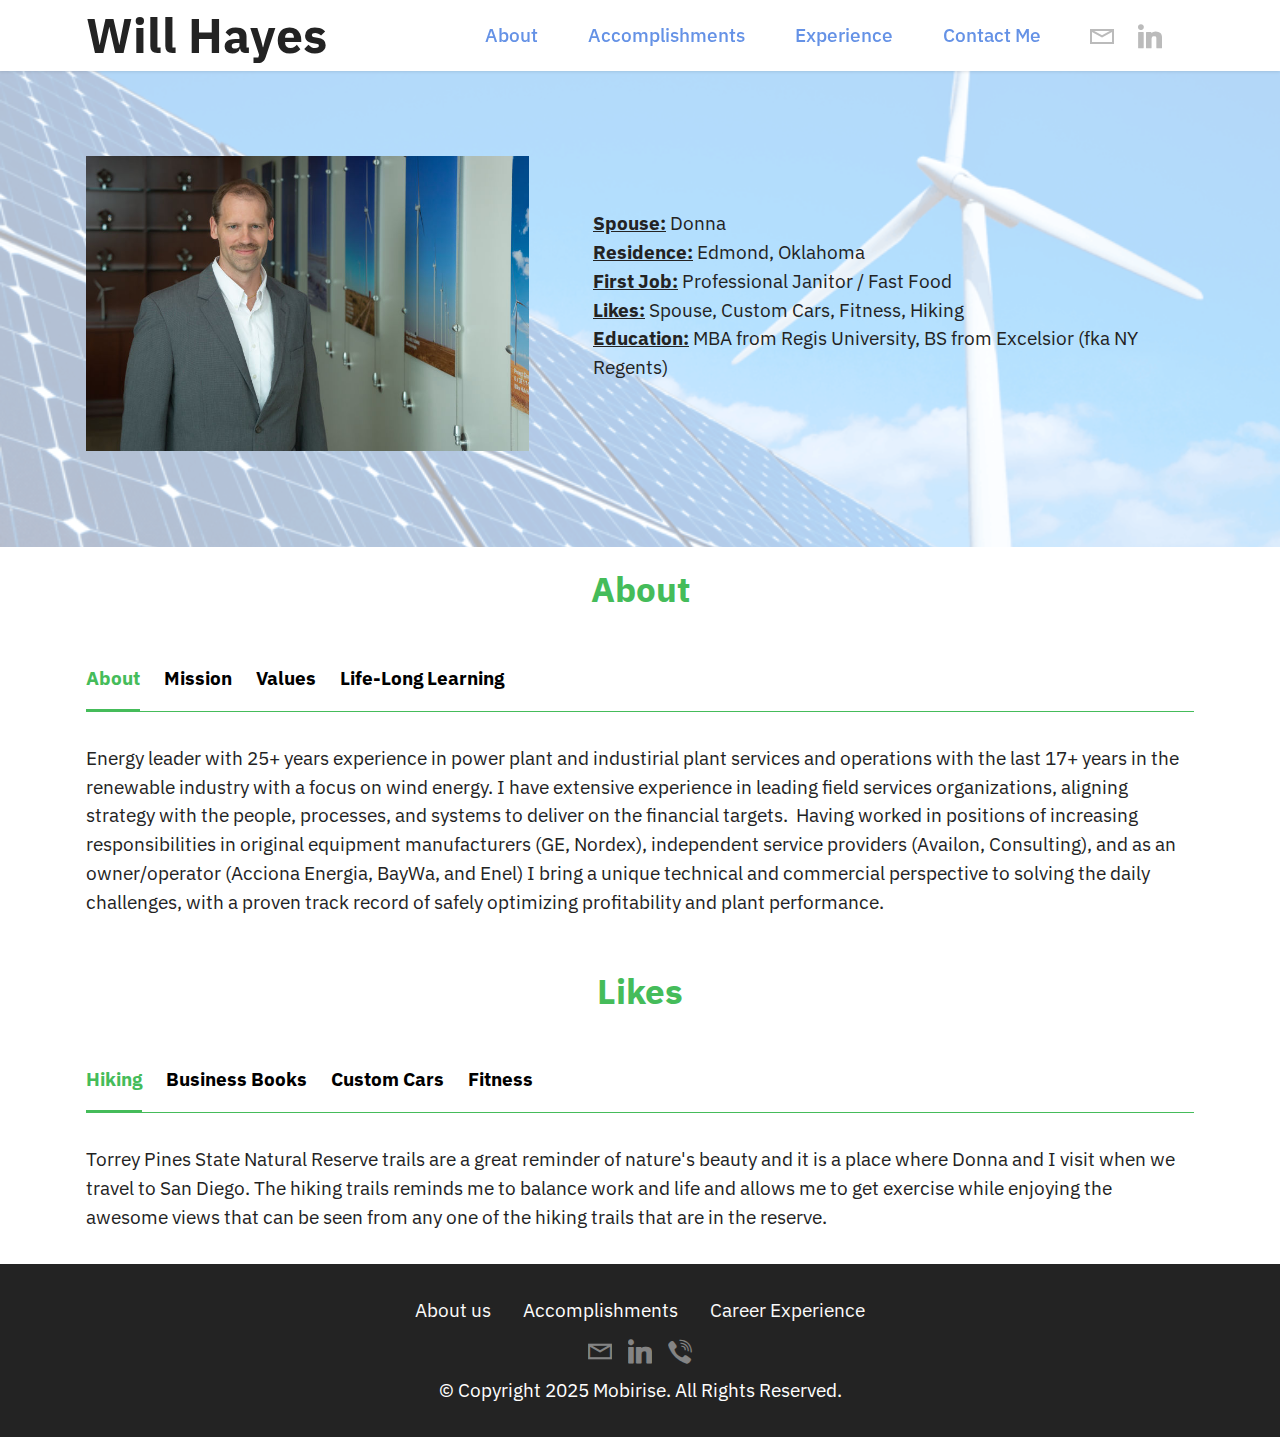
<file: index.html>
<!DOCTYPE html>
<html  >
<head>
  <!-- Site made with Mobirise Website Builder v5.0.29, https://mobirise.com -->
  <meta charset="UTF-8">
  <meta http-equiv="X-UA-Compatible" content="IE=edge">
  <meta name="generator" content="Mobirise v5.0.29, mobirise.com">
  <meta name="viewport" content="width=device-width, initial-scale=1, minimum-scale=1">
  <link rel="shortcut icon" href="assets/images/logo.png" type="image/x-icon">
  <meta name="description" content="">
  
  
  <title>Home</title>
  <link rel="stylesheet" href="assets/web/assets/mobirise-icons2/mobirise2.css">
  <link rel="stylesheet" href="assets/tether/tether.min.css">
  <link rel="stylesheet" href="assets/bootstrap/css/bootstrap.min.css">
  <link rel="stylesheet" href="assets/bootstrap/css/bootstrap-grid.min.css">
  <link rel="stylesheet" href="assets/bootstrap/css/bootstrap-reboot.min.css">
  <link rel="stylesheet" href="assets/dropdown/css/style.css">
  <link rel="stylesheet" href="assets/socicon/css/styles.css">
  <link rel="stylesheet" href="assets/theme/css/style.css">
  <link rel="preload" as="style" href="assets/mobirise/css/mbr-additional.css"><link rel="stylesheet" href="assets/mobirise/css/mbr-additional.css" type="text/css">
  
  
  
  
</head>
<body>
  
  <section class="menu menu3 cid-uoL9nt1URe" once="menu" id="menu3-1g">
    
    <nav class="navbar navbar-dropdown navbar-fixed-top navbar-expand-lg">
        <div class="container">
            <div class="navbar-brand">
                
                <span class="navbar-caption-wrap"><a class="navbar-caption text-black text-primary display-2" href="index.html">Will Hayes</a></span>
            </div>
            <button class="navbar-toggler" type="button" data-toggle="collapse" data-target="#navbarSupportedContent" aria-controls="navbarNavAltMarkup" aria-expanded="false" aria-label="Toggle navigation">
                <div class="hamburger">
                    <span></span>
                    <span></span>
                    <span></span>
                    <span></span>
                </div>
            </button>
            <div class="collapse navbar-collapse" id="navbarSupportedContent">
                <ul class="navbar-nav nav-dropdown nav-right" data-app-modern-menu="true"><li class="nav-item"><a class="nav-link link text-primary display-7" href="index.html">
                            About</a></li>
                    <li class="nav-item"><a class="nav-link link text-primary display-7" href="page2.html">Accomplishments</a></li>
                    <li class="nav-item"><a class="nav-link link text-primary display-7" href="page1.html">Experience</a>
                    </li><li class="nav-item"><a class="nav-link link text-primary display-7" href="page3.html">Contact Me</a></li></ul>
                <div class="icons-menu">
                    <a class="iconfont-wrapper" href="mailto:will.e.hayes@gmail.com">
                        <span class="p-2 mbr-iconfont mobi-mbri-letter mobi-mbri" style="color: rgb(187, 187, 187); fill: rgb(187, 187, 187);"></span>
                    </a>
                    <a class="iconfont-wrapper" href="https://www.linkedin.com/in/will-hayes-8326918/" target="_blank">
                        <span class="p-2 mbr-iconfont socicon-linkedin socicon"></span>
                    </a>
                    
                    
                </div>
                
            </div>
        </div>
    </nav>
</section>

<section class="engine"><a href="https://mobirise.info/k">develop your own website</a></section><section class="image1 cid-uoLMz3s8Fi" id="image1-1v">
    

    <div class="mbr-overlay" style="opacity: 0.7; background-color: rgb(255, 255, 255);">
    </div>

    <div class="container">
        <div class="row align-items-center">
            <div class="col-12 col-lg-5">
                <div class="image-wrapper">
                    <img src="assets/images/bw-wh-headshot-edit-1723-818x545.jpg" alt="Mobirise">
                    
                </div>
            </div>
            <div class="col-12 col-lg">
                <div class="text-wrapper">
                    
                    <p class="mbr-text mbr-fonts-style display-7"><u><strong>Spouse:</strong></u> Donna<br><u><strong>Residence:</strong></u> Edmond, Oklahoma
<br><u><strong>First Job:</strong></u> Professional Janitor / Fast Food
<br><u><strong>Likes:</strong></u> Spouse, Custom Cars, Fitness, Hiking
<br><u><strong>Education:</strong></u> MBA from Regis University, BS from Excelsior (fka NY Regents)</p>
                </div>
            </div>
        </div>
    </div>
</section>

<section class="tabs content18 cid-upOVIX1eOu" id="tabs1-33">

    

    
    <div class="container">
        <div class="row justify-content-center">
            <div class="col-12 col-md-12">
                <h3 class="mbr-section-title mb-0 mbr-fonts-style display-5">
                    <strong>About</strong></h3>
                
            </div>
        </div>
        <div class="row justify-content-center mt-4">
            <div class="col-12 col-md-12">
                <ul class="nav nav-tabs mb-4" role="tablist">
                    <li class="nav-item first mbr-fonts-style"><a class="nav-link mbr-fonts-style show active display-7" role="tab" data-toggle="tab" href="#tabs1-33_tab0" aria-selected="true">
                            <strong>About</strong>
                        </a></li>
                    <li class="nav-item"><a class="nav-link mbr-fonts-style active display-7" role="tab" data-toggle="tab" href="#tabs1-33_tab1" aria-selected="true">
                            <strong>Mission</strong></a></li>
                    <li class="nav-item"><a class="nav-link mbr-fonts-style active display-7" role="tab" data-toggle="tab" href="#tabs1-33_tab2" aria-selected="true"><strong>Values</strong></a></li>
                    <li class="nav-item"><a class="nav-link mbr-fonts-style active display-7" role="tab" data-toggle="tab" href="#tabs1-33_tab3" aria-selected="true">
                            <strong>Life-Long Learning</strong>&nbsp; &nbsp; &nbsp; &nbsp; &nbsp; &nbsp; &nbsp; &nbsp; &nbsp; &nbsp; &nbsp; &nbsp; &nbsp;</a></li>
                    
                    
                </ul>
                <div class="tab-content">
                    <div id="tab1" class="tab-pane in active" role="tabpanel">
                        <div class="row">
                            <div class="col-md-12">
                                <p class="mbr-text mbr-fonts-style display-7">Energy leader with 25+ years experience in power plant and industirial plant services and operations with the last 17+ years in the renewable industry with a focus on wind energy. I have extensive experience in leading field services organizations, aligning strategy with the people, processes, and systems to deliver on the financial targets.&nbsp; Having worked in positions of increasing responsibilities in original equipment manufacturers (GE, Nordex), independent service providers (Availon, Consulting), and as an owner/operator (Acciona Energia, BayWa, and Enel) I bring a unique technical and commercial perspective to solving the daily challenges, with a proven track record of safely optimizing profitability and plant performance.<br> 
                                </p>
                            </div>
                        </div>
                    </div>
                    <div id="tab2" class="tab-pane" role="tabpanel">
                        <div class="row">
                            <div class="col-md-12">
                                <p class="mbr-text mbr-fonts-style display-7">Throughout each day strive to deliver on commitments and balance both my personal (family, friends, self) and professional (customers, manager, co-workers, employees) lives. All the while, trying to escape the matrix and live self sustaining life style.</p>
                            </div>
                        </div>
                    </div>
                    <div id="tab3" class="tab-pane" role="tabpanel">
                        <div class="row">
                            <div class="col-md-12">
                                <p class="mbr-text mbr-fonts-style display-7"><strong><u><em>Committed</em></u></strong> to family, friends and those things that are important to me 
<br><strong><u><em>Successful</em></u></strong> in my personal and professional life 
<br><strong><u><em>Healthy</em></u></strong> in body and mind 
<br><strong><u><em>Positive</em></u></strong> in facing life's many challenges 
<br><strong><u><em>Proactive</em></u></strong> in my personal and professional lives 
<br><strong><u><em>Reliable</em></u></strong> in my words and actions 
<br><strong><u><em>Accountable</em></u></strong> for my actions and results of both me and my teams</p>
                            </div>
                        </div>
                    </div>
                    <div id="tab4" class="tab-pane" role="tabpanel">
                        <div class="row">
                            <div class="col-md-12">
                                <p class="mbr-text mbr-fonts-style display-7"><strong><u><em>Risk Taking:</em></u></strong> Willingness to push oneself out of comfort zones 
<br><strong><u><em>Humble Self-Reflection:</em></u></strong> Honest assessment of successes and failures 
<br><strong><u><em>Solicitations of Opinions:</em></u></strong> Aggressive collection of information and ideas from others 
<br><strong><u><em>Careful Listening:</em></u></strong> Propensity to listen to others 
<br><strong><u><em>Openness to New Ideas:</em></u></strong> Willingness to view life with an open mind.</p>
                            </div>
                        </div>
                    </div>
                    
                    
                </div>
            </div>
        </div>
    </div>
</section>

<section class="tabs content18 cid-upOVJy4X1E" id="tabs1-34">

    

    
    <div class="container">
        <div class="row justify-content-center">
            <div class="col-12 col-md-12">
                <h3 class="mbr-section-title mb-0 mbr-fonts-style display-5">
                    <strong>Likes</strong></h3>
                
            </div>
        </div>
        <div class="row justify-content-center mt-4">
            <div class="col-12 col-md-12">
                <ul class="nav nav-tabs mb-4" role="tablist">
                    <li class="nav-item first mbr-fonts-style"><a class="nav-link mbr-fonts-style show active display-7" role="tab" data-toggle="tab" href="#tabs1-34_tab0" aria-selected="true">
                            <strong>Hiking</strong>
                        </a></li>
                    <li class="nav-item"><a class="nav-link mbr-fonts-style active display-7" role="tab" data-toggle="tab" href="#tabs1-34_tab1" aria-selected="true">
                            <strong>Business Books</strong>
                        </a></li>
                    <li class="nav-item"><a class="nav-link mbr-fonts-style active display-7" role="tab" data-toggle="tab" href="#tabs1-34_tab2" aria-selected="true">
                            <strong>Custom Cars</strong></a></li>
                    <li class="nav-item"><a class="nav-link mbr-fonts-style active display-7" role="tab" data-toggle="tab" href="#tabs1-34_tab3" aria-selected="true">
                            <strong>Fitness</strong>
                        </a></li>
                    
                    
                </ul>
                <div class="tab-content">
                    <div id="tab1" class="tab-pane in active" role="tabpanel">
                        <div class="row">
                            <div class="col-md-12">
                                <p class="mbr-text mbr-fonts-style display-7">
                                    Torrey Pines State Natural Reserve trails are a great reminder of nature's beauty and it is a place where Donna and I visit when we travel to San Diego. The hiking trails reminds me to balance work and life and allows me to get exercise while enjoying the awesome views that can be seen from any one of the hiking trails that are in the reserve.
                                </p>
                            </div>
                        </div>
                    </div>
                    <div id="tab2" class="tab-pane" role="tabpanel">
                        <div class="row">
                            <div class="col-md-12">
                                <p class="mbr-text mbr-fonts-style display-7"><strong>Leadership and Self Deception</strong> ... "Whether at work or at home, self-deception obscures the truth about ourselves, corrupts our view of others and our circumstances, and inhibits our ability to make wise and helpful decisions."<br><br><strong>4 Disciplines of Execution (4DX)</strong> ...&nbsp;Prioritize your most important goal by building an cadance of accountability and push the day to day down the priority list.<br><br><strong>Confronting Reality</strong> ...&nbsp;Asking the right questions, to ensure strategy aligns with the abilities of the company and direction of the market.<br>  </p>
                            </div>
                        </div>
                    </div>
                    <div id="tab3" class="tab-pane" role="tabpanel">
                        <div class="row">
                            <div class="col-md-12">
                                <p class="mbr-text mbr-fonts-style display-7">Choosing a favorite car is a really tough question for me. I often answer with another question, "What Era?" as there have been so many throughout the years that I would gladly put into a collection. 
<br>- 1930's - Ford Truck, 
<br>- 1940's - Willys Coupe, 
<br>- 1950's - 56 Chevy, 
<br>- 1960's - 64 GTO, 
<br>- 1970's - 72 Barracuda. 
<br>If money was no option I would own a really large garage.&nbsp;</p>
                            </div>
                        </div>
                    </div>
                    <div id="tab4" class="tab-pane" role="tabpanel">
                        <div class="row">
                            <div class="col-md-12">
                                <p class="mbr-text mbr-fonts-style display-7">
                                    Staying fit has been a passion for over 30 years and the primary avenue has been weight lifting. It is still a passion; however, over the years I have had to adapt my routine to accomodate changes in careers, changes in body type, and most recently change in diet. </p>
                            </div>
                        </div>
                    </div>
                    
                    
                </div>
            </div>
        </div>
    </div>
</section>

<section class="footer3 cid-uoLpqIvoYu" once="footers" id="footer3-1o">

    

    

    <div class="container">
        <div class="media-container-row align-center mbr-white">
            <div class="row row-links">
                <ul class="foot-menu">
                    
                    
                    
                    
                    
                <li class="foot-menu-item mbr-fonts-style display-7">
                        <a class="text-white text-primary" href="index.html" target="_blank">About us</a>
                    </li><li class="foot-menu-item mbr-fonts-style display-7">
                        <a class="text-white text-primary" href="page2.html" target="_blank">A</a>ccomplishments
                    </li><li class="foot-menu-item mbr-fonts-style display-7">
                        <a class="text-white text-primary" href="#" target="_blank">Career Experience</a></li></ul>
            </div>
            <div class="row social-row">
                <div class="social-list align-right pb-2">
                    
                    
                    
                    
                    
                    
                <div class="soc-item">
                        <a href="mailto:will.e.hayes@gmail.com">
                            <span class="mbr-iconfont mbr-iconfont-social mobi-mbri-letter mobi-mbri" style="color: rgb(228, 228, 228); fill: rgb(228, 228, 228);"></span>
                        </a>
                    </div><div class="soc-item">
                        <a href="https://www.linkedin.com/in/will-hayes-8326918/" target="_blank">
                            <span class="mbr-iconfont mbr-iconfont-social socicon-linkedin socicon" style="color: rgb(228, 228, 228); fill: rgb(228, 228, 228);"></span>
                        </a>
                    </div><div class="soc-item">
                        <a href="tel:+1 (770) 312-9494">
                            <span class="mbr-iconfont mbr-iconfont-social socicon-viber socicon" style="color: rgb(228, 228, 228); fill: rgb(228, 228, 228);"></span>
                        </a>
                    </div></div>
            </div>
            <div class="row row-copirayt">
                <p class="mbr-text mb-0 mbr-fonts-style mbr-white align-center display-7">
                    © Copyright 2025 Mobirise. All Rights Reserved.
                </p>
            </div>
        </div>
    </div>
</section>


  <script src="assets/web/assets/jquery/jquery.min.js"></script>
  <script src="assets/popper/popper.min.js"></script>
  <script src="assets/tether/tether.min.js"></script>
  <script src="assets/bootstrap/js/bootstrap.min.js"></script>
  <script src="assets/smoothscroll/smooth-scroll.js"></script>
  <script src="assets/mbr-tabs/mbr-tabs.js"></script>
  <script src="assets/dropdown/js/nav-dropdown.js"></script>
  <script src="assets/dropdown/js/navbar-dropdown.js"></script>
  <script src="assets/touchswipe/jquery.touch-swipe.min.js"></script>
  <script src="assets/theme/js/script.js"></script>
  
  
  
</body>
</html>
</file>
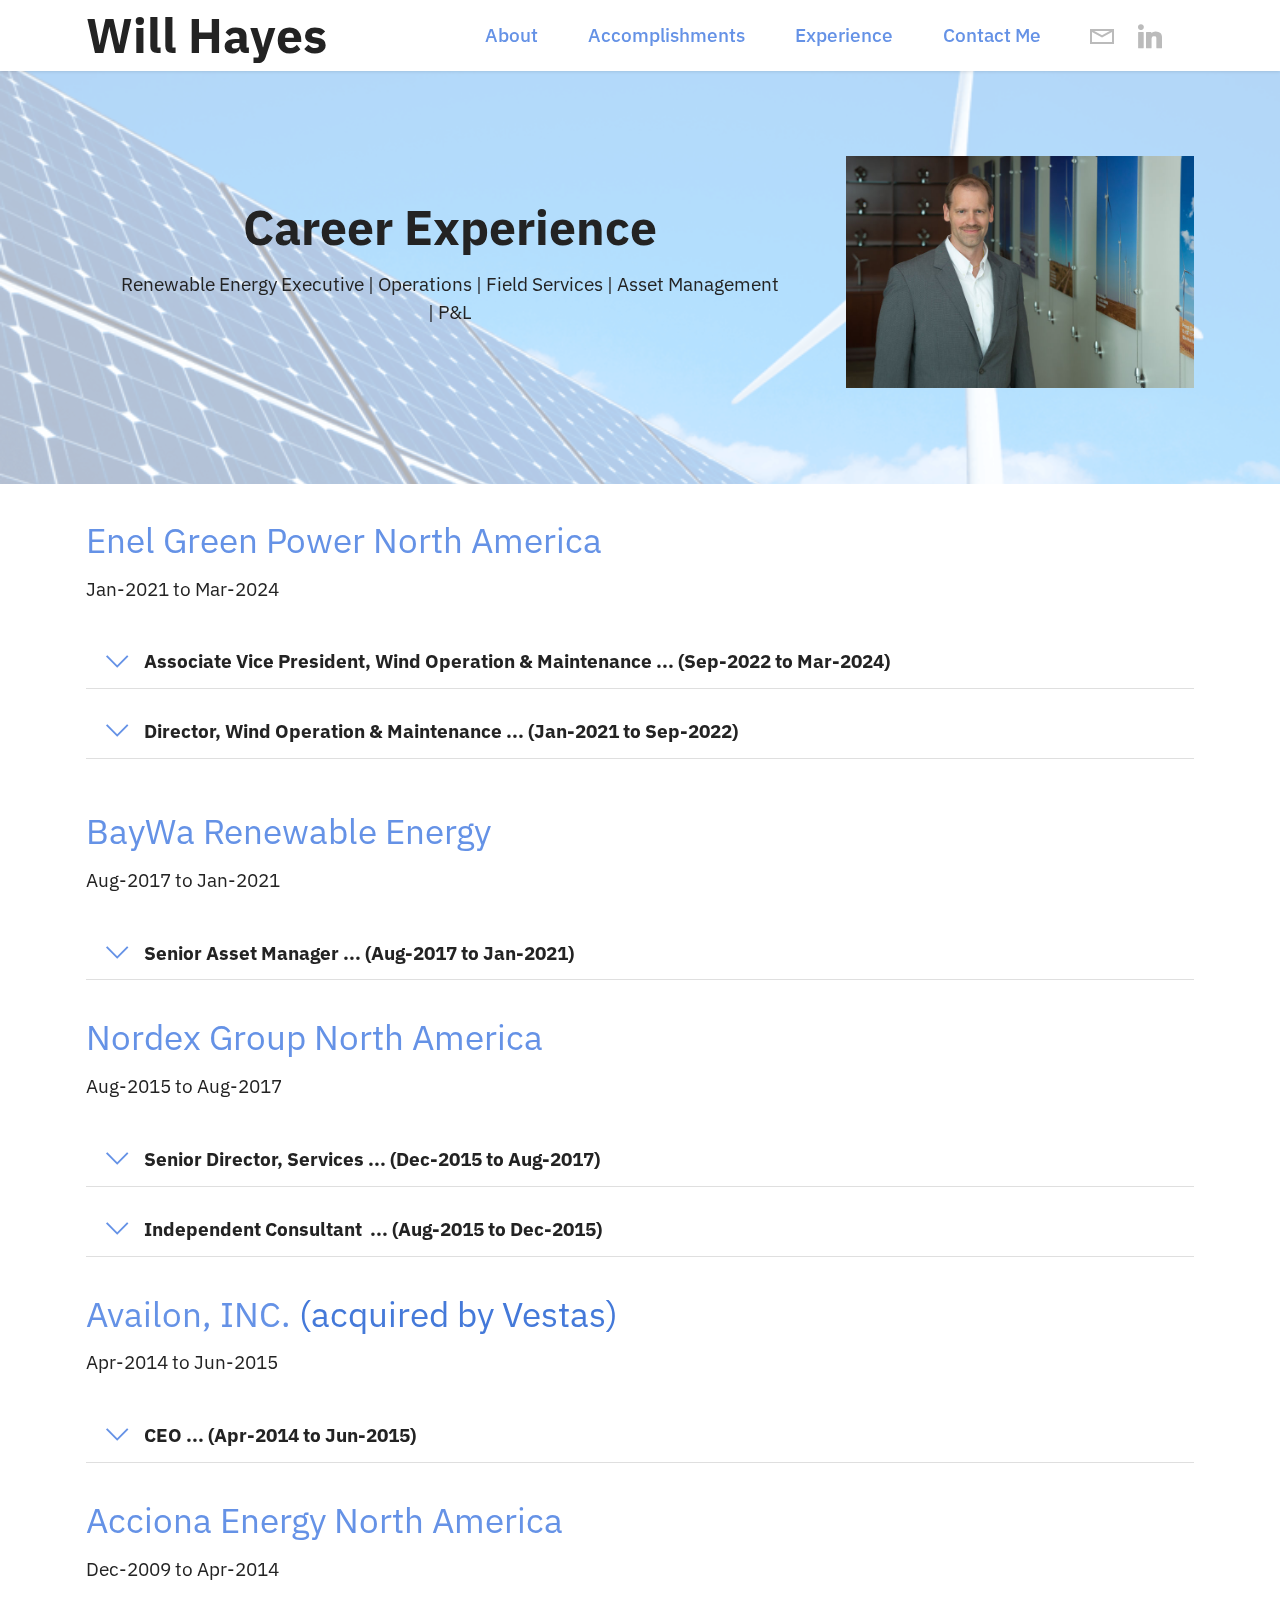
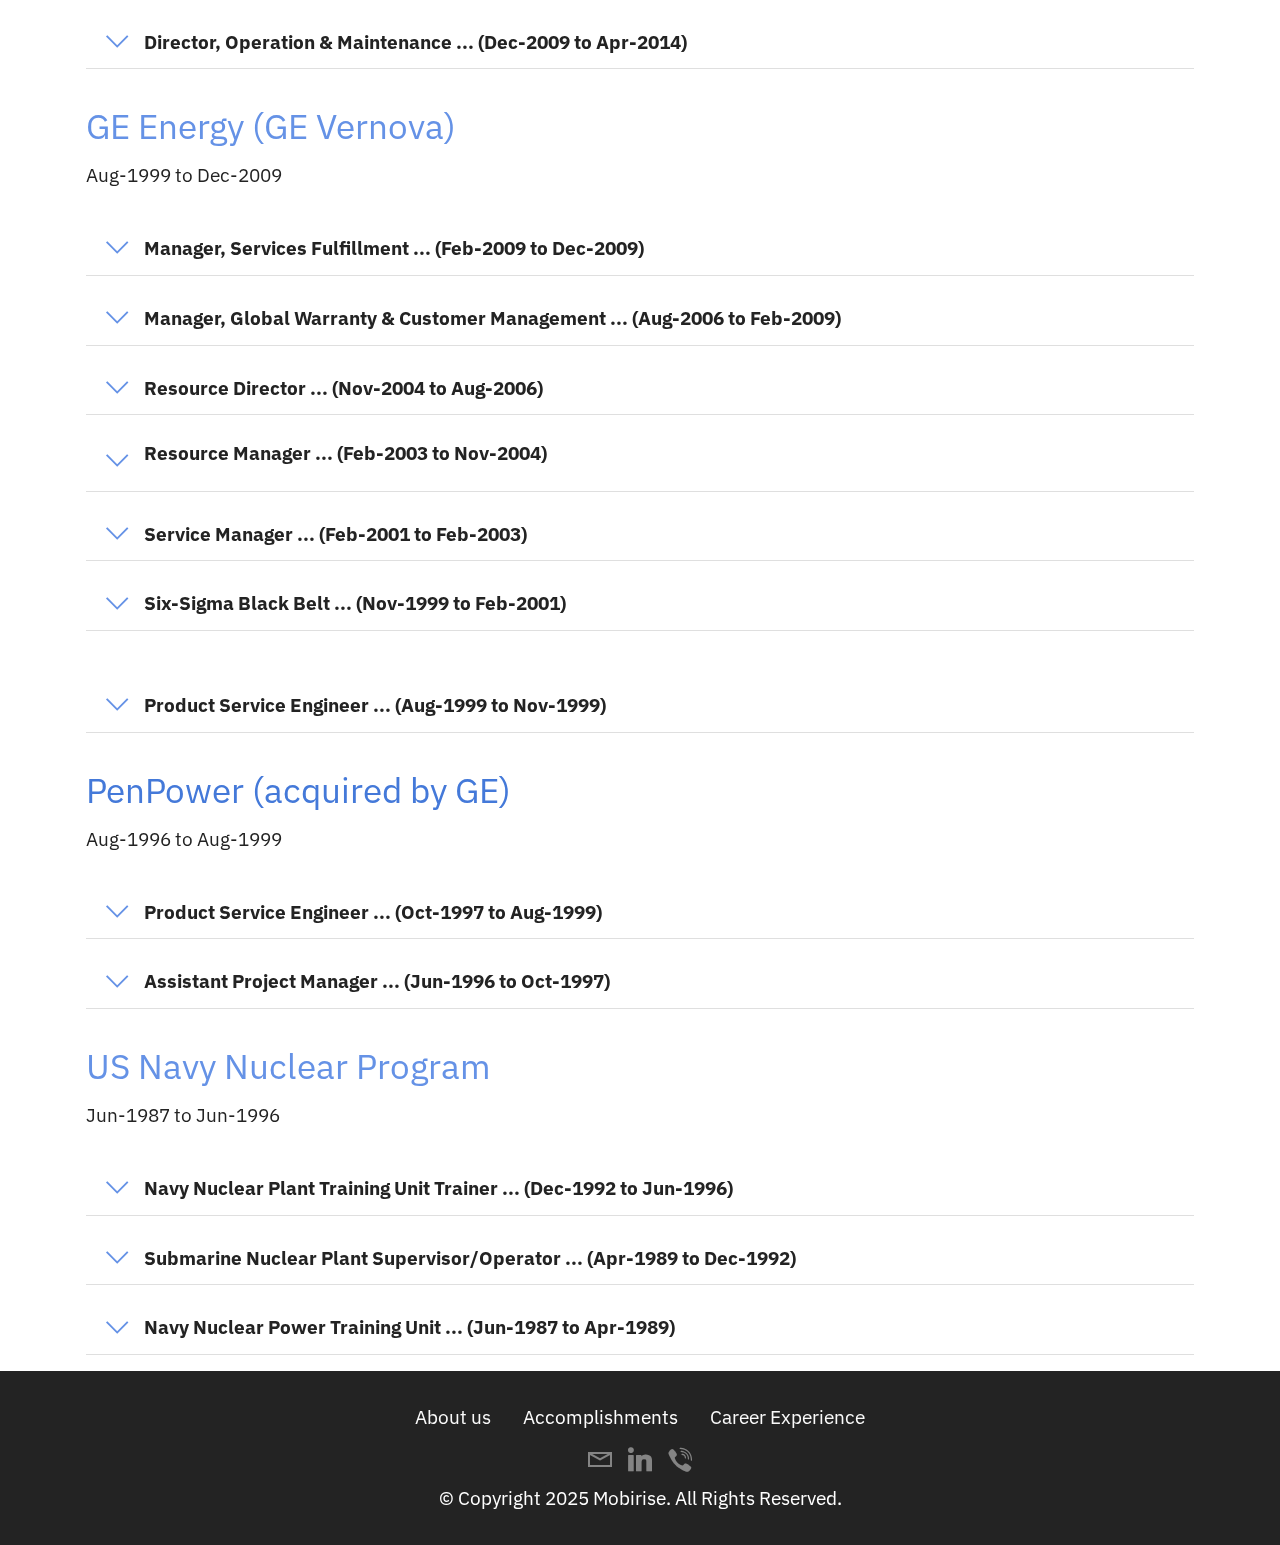
<file: page1.html>
<!DOCTYPE html>
<html  >
<head>
  <!-- Site made with Mobirise Website Builder v5.0.29, https://mobirise.com -->
  <meta charset="UTF-8">
  <meta http-equiv="X-UA-Compatible" content="IE=edge">
  <meta name="generator" content="Mobirise v5.0.29, mobirise.com">
  <meta name="viewport" content="width=device-width, initial-scale=1, minimum-scale=1">
  <link rel="shortcut icon" href="assets/images/logo.png" type="image/x-icon">
  <meta name="description" content="">
  
  
  <title>Experience</title>
  <link rel="stylesheet" href="assets/web/assets/mobirise-icons2/mobirise2.css">
  <link rel="stylesheet" href="assets/web/assets/mobirise-icons/mobirise-icons.css">
  <link rel="stylesheet" href="assets/tether/tether.min.css">
  <link rel="stylesheet" href="assets/bootstrap/css/bootstrap.min.css">
  <link rel="stylesheet" href="assets/bootstrap/css/bootstrap-grid.min.css">
  <link rel="stylesheet" href="assets/bootstrap/css/bootstrap-reboot.min.css">
  <link rel="stylesheet" href="assets/dropdown/css/style.css">
  <link rel="stylesheet" href="assets/socicon/css/styles.css">
  <link rel="stylesheet" href="assets/theme/css/style.css">
  <link rel="preload" as="style" href="assets/mobirise/css/mbr-additional.css"><link rel="stylesheet" href="assets/mobirise/css/mbr-additional.css" type="text/css">
  
  
  
  
</head>
<body>
  
  <section class="menu menu3 cid-uoL9nt1URe" once="menu" id="menu3-1g">
    
    <nav class="navbar navbar-dropdown navbar-fixed-top navbar-expand-lg">
        <div class="container">
            <div class="navbar-brand">
                
                <span class="navbar-caption-wrap"><a class="navbar-caption text-black text-primary display-2" href="index.html">Will Hayes</a></span>
            </div>
            <button class="navbar-toggler" type="button" data-toggle="collapse" data-target="#navbarSupportedContent" aria-controls="navbarNavAltMarkup" aria-expanded="false" aria-label="Toggle navigation">
                <div class="hamburger">
                    <span></span>
                    <span></span>
                    <span></span>
                    <span></span>
                </div>
            </button>
            <div class="collapse navbar-collapse" id="navbarSupportedContent">
                <ul class="navbar-nav nav-dropdown nav-right" data-app-modern-menu="true"><li class="nav-item"><a class="nav-link link text-primary display-7" href="index.html">
                            About</a></li>
                    <li class="nav-item"><a class="nav-link link text-primary display-7" href="page2.html">Accomplishments</a></li>
                    <li class="nav-item"><a class="nav-link link text-primary display-7" href="page1.html">Experience</a>
                    </li><li class="nav-item"><a class="nav-link link text-primary display-7" href="page3.html">Contact Me</a></li></ul>
                <div class="icons-menu">
                    <a class="iconfont-wrapper" href="mailto:will.e.hayes@gmail.com">
                        <span class="p-2 mbr-iconfont mobi-mbri-letter mobi-mbri" style="color: rgb(187, 187, 187); fill: rgb(187, 187, 187);"></span>
                    </a>
                    <a class="iconfont-wrapper" href="https://www.linkedin.com/in/will-hayes-8326918/" target="_blank">
                        <span class="p-2 mbr-iconfont socicon-linkedin socicon"></span>
                    </a>
                    
                    
                </div>
                
            </div>
        </div>
    </nav>
</section>

<section class="engine"><a href="https://mobirise.info/j">website templates</a></section><section class="image2 cid-upRBRXRb68 mbr-parallax-background" id="image2-38">
    

    <div class="mbr-overlay" style="opacity: 0.7; background-color: rgb(255, 255, 255);">
    </div>

    <div class="container">
        <div class="row align-items-center">
            <div class="col-12 col-lg-4">
                <div class="image-wrapper">
                    <img src="assets/images/bw-wh-headshot-edit-1723-818x545.jpg" alt="Mobirise">
                    
                </div>
            </div>
            <div class="col-12 col-lg">
                <div class="text-wrapper">
                    <h3 class="mbr-section-title mbr-fonts-style mb-3 display-2"><strong>Career Experience</strong></h3>
                    <p class="mbr-text mbr-fonts-style display-7">
                        Renewable Energy Executive | Operations | Field Services | Asset Management | P&amp;L<br></p>
                </div>
            </div>
        </div>
    </div>
</section>

<section class="content17 cid-uoLIncnhVR" id="content17-1u">

    

    

    <div class="container">
        <div class="row justify-content-center">
            <div class="col-12 col-md-12">
                <div class="mbr-section-head align-center">
                    <h3 class="mbr-section-title mb-0 mbr-fonts-style display-5">
                        <strong><a href="https://www.enelgreenpower.com/countries/north-america" class="text-primary" target="_blank">Enel Green Power North America</a></strong></h3>
                    <h4 class="mbr-section-subtitle mb-0 mt-2 mbr-fonts-style display-7">Jan-2021 to Mar-2024</h4>
                </div>
                <div id="bootstrap-toggle" class="toggle-panel accordionStyles tab-content mt-4">
                    <div class="card mb-3">
                        <div class="card-header" role="tab" id="headingOne">
                            <a role="button" class="collapsed panel-title text-black" data-toggle="collapse" data-core="" href="#collapse1_6" aria-expanded="false" aria-controls="collapse1">
                                <span class="sign mbr-iconfont mbri-arrow-down inactive"></span>
                                <h6 class="mbr-fonts-style display-7">
                                    Associate Vice President, Wind Operation &amp; Maintenance ... (Sep-2022 to Mar-2024)</h6>
                            </a>
                        </div>
                        <div id="collapse1_6" class="panel-collapse noScroll collapse" role="tabpanel" aria-labelledby="headingOne">
                            <div class="panel-body p-3">
                                <p class="mbr-fonts-style panel-text display-7">As Associate Vice President i was responsible for leading a 280-person cross function organization&nbsp;containing field operations, technical support, operational excellence, and site support departments and consisted of directors,  managers, and technicians to manage Enel's 7.5 GW wind fleet in the US and Canada and ensuring the safe, profitable production within regulatory guidelines. Across the 40 wind farms I was responsible to deliver $320M in energy sales revenue, $40M in field services revenue, and $250M in cost budget.&nbsp;<br><br>• Led&nbsp; the organization through a mindset change, re-organization, and a reduction in force with zero safety events resulting in an 11% reduction in cost.<br>• Spearheaded a change in insurance process improving visibility and tracking resulting in reduction in processing time from 12 months to 2 months and increase in $9M to the bottom line.<br> • Accelerated the roll-out of the global core operations &amp; maintenance system resulting in an improved adoption rate of the tool.<br>• Established technician career program allowing the technicians a clear progression roadmap to reduce attrition by staying competitive in the market.&nbsp;<br>• Boosted the safety culture by establishing hazard recognition targets resulting in an 85% increase in hazards reported and fixed.&nbsp;<br>• Coordinated with construction team for the safe and reliable handover of 5 wind farms (1.25 GWs)</p>
                            </div>
                        </div>
                    </div>
                    <div class="card mb-3">
                        <div class="card-header" role="tab" id="headingTwo">
                            <a role="button" class="collapsed panel-title text-black" data-toggle="collapse" data-core="" href="#collapse2_6" aria-expanded="false" aria-controls="collapse2">
                                <span class="sign mbr-iconfont mbri-arrow-down inactive"></span>
                                <h6 class="mbr-fonts-style display-7">Director, Wind Operation &amp; Maintenance ... (Jan-2021 to Sep-2022)</h6>
                            </a>

                        </div>
                        <div id="collapse2_6" class="panel-collapse noScroll collapse" role="tabpanel" aria-labelledby="headingTwo">
                            <div class="panel-body p-3">
                                <p class="mbr-fonts-style panel-text display-7">
                                    The Wind Operations &amp; Maintenance organization was responsible for the management of 6.3 GW of installed wind capacity in the US and Canada and ensuring the safe, profitable production within regulatory guidelines. As Director, I was responsible for leading a 80-person organization containing region managers, site managers, and technicians to manage Enel's 3.0 GW wind fleet in the US and Canada consisting of $200M energy sales revenue, $20M services revenue, and $122M cost budget across 17 wind farms.&nbsp;<br><br>•&nbsp;Implemented cost control initiatives and operating rhythms across the zone resulted in an cost 8% below budget.<br>• Negotiated end of warranty at 2 wind farms resulting in ~65% reduction in cost risk to the business. 
<br>• Enhanced the safety culture by establishing hazard recognition targets and lessons learned protocol resulting in an 25% increase in hazards reported and fixed. <br>• Implemented structured approach to fault reduction and return to service improving issue resolution.<br></p>
                            </div>
                        </div>
                    </div>
                    
                    
                    
                    
                </div>
            </div>
        </div>
    </div>
</section>

<section class="content17 cid-uoLOrW17Uy" id="content17-1w">

    

    

    <div class="container">
        <div class="row justify-content-center">
            <div class="col-12 col-md-12">
                <div class="mbr-section-head align-center">
                    <h3 class="mbr-section-title mb-0 mbr-fonts-style display-5"><a href="https://us.baywa-re.com/en/" class="text-primary" target="_blank">BayWa Renewable Energy</a></h3>
                    <h4 class="mbr-section-subtitle mb-0 mt-2 mbr-fonts-style display-7">Aug-2017 to Jan-2021</h4>
                </div>
                <div id="bootstrap-toggle" class="toggle-panel accordionStyles tab-content mt-4">
                    <div class="card mb-3">
                        <div class="card-header" role="tab" id="headingOne">
                            <a role="button" class="collapsed panel-title text-black" data-toggle="collapse" data-core="" href="#collapse1_8" aria-expanded="false" aria-controls="collapse1">
                                <span class="sign mbr-iconfont mbri-arrow-down inactive"></span>
                                <h6 class="mbr-fonts-style display-7">
                                    Senior Asset Manager ... (Aug-2017 to Jan-2021)</h6>
                            </a>
                        </div>
                        <div id="collapse1_8" class="panel-collapse noScroll collapse" role="tabpanel" aria-labelledby="headingOne">
                            <div class="panel-body p-3">
                                <p class="mbr-fonts-style panel-text display-7">As Senior Asset Manager, I was responsible for leading a 3-person organization containing asset managers to manage BayWa's 0.5 GW wind fleet ensuring safe, profitable operations within regulatory compliance.&nbsp;&nbsp;<br><br>•	Established and implemented policies and procedures to ensure consistency in service delivery, increasing Asset Management contract profitability by 6%.<br>•	Improved revenue collaborating with the QSE (Qualified Scheduling Entity) market strategy for optimizing hedge and merchant revenue in ERCOT region.
<br>• Spearheaded creation of regulatory compliance framework to support adherence to FERC/NERC standards.<br>•	Implemented a fleet monitoring and reporting protocol improving visibility and response to issues.&nbsp;<br>• Led the commissioning of a 250 MW wind farm in ERCOT, ensuring checklist part #1, part #2, and part #3 were completed with no impact to completion and closing schedule.&nbsp;<br>•	Coordinated with the qualified scheduling entity a change in ERCOT market strategy to optimizing revenue through participation in the day ahead market.&nbsp;<br></p>
                            </div>
                        </div>
                    </div>
                    
                    
                    
                    
                    
                </div>
            </div>
        </div>
    </div>
</section>

<section class="content17 cid-uoLPGGiw11" id="content17-1x">

    

    

    <div class="container">
        <div class="row justify-content-center">
            <div class="col-12 col-md-12">
                <div class="mbr-section-head align-center">
                    <h3 class="mbr-section-title mb-0 mbr-fonts-style display-5">
                        <strong><a href="https://www.nordex-online.com/en/north-america/" class="text-primary" target="_blank">Nordex Group North America</a></strong></h3>
                    <h4 class="mbr-section-subtitle mb-0 mt-2 mbr-fonts-style display-7">Aug-2015 to Aug-2017</h4>
                </div>
                <div id="bootstrap-toggle" class="toggle-panel accordionStyles tab-content mt-4">
                    <div class="card mb-3">
                        <div class="card-header" role="tab" id="headingOne">
                            <a role="button" class="collapsed panel-title text-black" data-toggle="collapse" data-core="" href="#collapse1_9" aria-expanded="false" aria-controls="collapse1">
                                <span class="sign mbr-iconfont mbri-arrow-down inactive"></span>
                                <h6 class="mbr-fonts-style display-7">
                                    Senior Director, Services ... (Dec-2015 to Aug-2017)</h6>
                            </a>
                        </div>
                        <div id="collapse1_9" class="panel-collapse noScroll collapse" role="tabpanel" aria-labelledby="headingOne">
                            <div class="panel-body p-3">
                                <p class="mbr-fonts-style panel-text display-7">As Senior Director, I was responsible for merging two service organizations, leading a 120-person&nbsp; cross functional service organization containing region operations team, warehouse and logistics team, technical support team, customer account manager, and commercial sales manager. The organization was responsible for providing the warranty and long term service agreement fullfillment of the installed wind turbine fleet which consist of 1.8 GW under contract and 0.7 GW transactional fleet. Responsibilities included delivering revenue target of $28M&nbsp; and cost target of $24M.&nbsp;<br><br>•	Implemented fleet monitoring scorecard, increasing visibility to Availability, Reliability, and Return to Service.&nbsp;<br>•	Elevated contractual availability by 3.7% by enhancing fleet reliability, achieved through 69.7% reduction in faults.
<br>•	Integrated AWP and Nordex services after acquisition of AWP by Nordex.
Restructured organization reducing direct staff by 50% for further efficiencies.&nbsp;<br>• Implemented action plan improving customer responsiveness to technical and commercial issues resulting in increased customer satisfaction.<br></p>
                            </div>
                        </div>
                    </div>
                    <div class="card mb-3">
                        <div class="card-header" role="tab" id="headingTwo">
                            <a role="button" class="collapsed panel-title text-black" data-toggle="collapse" data-core="" href="#collapse2_9" aria-expanded="false" aria-controls="collapse2">
                                <span class="sign mbr-iconfont mbri-arrow-down inactive"></span>
                                <h6 class="mbr-fonts-style display-7">Independent Consultant&nbsp; ... (Aug-2015 to Dec-2015)</h6>
                            </a>

                        </div>
                        <div id="collapse2_9" class="panel-collapse noScroll collapse" role="tabpanel" aria-labelledby="headingTwo">
                            <div class="panel-body p-3">
                                <p class="mbr-fonts-style panel-text display-7">
                                    Recruited by CEO of Acciona Wind Power to perform an assessment of the Post Sales Service business’s culture, strategy, and operations. Responsibilities included client negotiation, assessment of the business’s mission, vision, strategy and operations to establish a strategic plan for the organization to deliver their business objectives. This included a thorough review of objectives, organization, process, procedures, and operating rhythm.<br><br>•	Establish action plan to improve culture (sense of urgency, accountability, and ownership), optimize operations (operating rigor, sense of urgency, improved communications), and document their key processes.<br></p>
                            </div>
                        </div>
                    </div>
                    
                    
                    
                    
                </div>
            </div>
        </div>
    </div>
</section>

<section class="content17 cid-uoLPIUvIRG" id="content17-1y">

    

    

    <div class="container">
        <div class="row justify-content-center">
            <div class="col-12 col-md-12">
                <div class="mbr-section-head align-center">
                    <h3 class="mbr-section-title mb-0 mbr-fonts-style display-5">
                        <strong><a href="https://www.windpowerengineering.com/vestas-to-acquire-germany-based-independent-service-provider-availon/" class="text-primary" target="_blank">Availon, INC.</a>&nbsp;</strong>(acquired by Vestas)</h3>
                    <h4 class="mbr-section-subtitle mb-0 mt-2 mbr-fonts-style display-7">Apr-2014 to Jun-2015</h4>
                </div>
                <div id="bootstrap-toggle" class="toggle-panel accordionStyles tab-content mt-4">
                    <div class="card mb-3">
                        <div class="card-header" role="tab" id="headingOne">
                            <a role="button" class="collapsed panel-title text-black" data-toggle="collapse" data-core="" href="#collapse1_10" aria-expanded="false" aria-controls="collapse1">
                                <span class="sign mbr-iconfont mbri-arrow-down inactive"></span>
                                <h6 class="mbr-fonts-style display-7">
                                    CEO ... (Apr-2014 to Jun-2015)</h6>
                            </a>
                        </div>
                        <div id="collapse1_10" class="panel-collapse noScroll collapse" role="tabpanel" aria-labelledby="headingOne">
                            <div class="panel-body p-3">
                                <p class="mbr-fonts-style panel-text display-7">Responsibilities included establishing strategic plan for the organization, P&amp;L management. leading the organization (Sales, Operations, Engineering, Safety, Supply Chain, HR and Finance) which consisted of 5 direct reports and ~80 total employees, to deliver the Safety, Profitability, and Customer Satisfaction goals of the business. 
<br>
<br>•	Established Sales team structure and incentive compensation plan to improve customer responsiveness improving the sales pipeline from 200 WTGs to 1,700 WTGs under proposal.&nbsp;<br>•	Improved 2014 Revenue by 18% by focusing Sales efforts on work with existing core competencies. 
<br>•	Restructured Engineering task to improve site support and reduce New Product/Service cycle time by 78%. 
<br>•	Improved cash flow reducing dependency on HQ from $150k/month to $50k/month by improving visibility across the organization and implementing approval processes.&nbsp;<br></p>
                            </div>
                        </div>
                    </div>
                    
                    
                    
                    
                    
                </div>
            </div>
        </div>
    </div>
</section>

<section class="content17 cid-uoLPJBeLS0" id="content17-1z">

    

    

    <div class="container">
        <div class="row justify-content-center">
            <div class="col-12 col-md-12">
                <div class="mbr-section-head align-center">
                    <h3 class="mbr-section-title mb-0 mbr-fonts-style display-5"><a href="https://www.acciona.us/?_adin=132415900" class="text-primary" target="_blank">Acciona Energy North America</a></h3>
                    <h4 class="mbr-section-subtitle mb-0 mt-2 mbr-fonts-style display-7">Dec-2009 to Apr-2014</h4>
                </div>
                <div id="bootstrap-toggle" class="toggle-panel accordionStyles tab-content mt-4">
                    <div class="card mb-3">
                        <div class="card-header" role="tab" id="headingOne">
                            <a role="button" class="collapsed panel-title text-black" data-toggle="collapse" data-core="" href="#collapse1_11" aria-expanded="false" aria-controls="collapse1">
                                <span class="sign mbr-iconfont mbri-arrow-down inactive"></span>
                                <h6 class="mbr-fonts-style display-7">
                                    Director, Operation &amp; Maintenance ... (Dec-2009 to Apr-2014)</h6>
                            </a>
                        </div>
                        <div id="collapse1_11" class="panel-collapse noScroll collapse" role="tabpanel" aria-labelledby="headingOne">
                            <div class="panel-body p-3">
                                <p class="mbr-fonts-style panel-text display-7">The&nbsp; Operations &amp; Maintenance organization was responsible for the management of 0.73 GW of installed wind capacity in the US and Canada and ensuring the safe, profitable production within regulatory guidelines. As Director, I was responsible for leading a 40-person organization containing operations manager, technical support, operational excellence, site managers, and technicians to manage the fleet in the US and Canada consisting of $100M energy sales revenue, $15M services revenue, and $49M cost budget across 9 wind farms.&nbsp;<br><br>•	Empowered organization by improving visibility through monthly financial reviews, resulting in total cash flow reduction of 15% relative to budget. <br>•	Established daily, weekly and monthly operating rhythm and communications resulting in an increase in availability, reduction in return to service, and improved fleet performance.
<br>•	Established a technician development structure with levels of competency aligned to compensation, improving tech retention.<br></p>
                            </div>
                        </div>
                    </div>
                    
                    
                    
                    
                    
                </div>
            </div>
        </div>
    </div>
</section>

<section class="content17 cid-uoLTu8gAJ8" id="content17-20">

    

    

    <div class="container">
        <div class="row justify-content-center">
            <div class="col-12 col-md-12">
                <div class="mbr-section-head align-center">
                    <h3 class="mbr-section-title mb-0 mbr-fonts-style display-5"><a href="https://www.gevernova.com/" class="text-primary" target="_blank">GE Energy (GE Vernova)</a></h3>
                    <h4 class="mbr-section-subtitle mb-0 mt-2 mbr-fonts-style display-7">Aug-1999 to Dec-2009</h4>
                </div>
                <div id="bootstrap-toggle" class="toggle-panel accordionStyles tab-content mt-4">
                    <div class="card mb-3">
                        <div class="card-header" role="tab" id="headingOne">
                            <a role="button" class="collapsed panel-title text-black" data-toggle="collapse" data-core="" href="#collapse1_12" aria-expanded="false" aria-controls="collapse1">
                                <span class="sign mbr-iconfont mbri-arrow-down inactive"></span>
                                <h6 class="mbr-fonts-style display-7">
                                    Manager, Services Fulfillment ... (Feb-2009 to Dec-2009)</h6>
                            </a>
                        </div>
                        <div id="collapse1_12" class="panel-collapse noScroll collapse" role="tabpanel" aria-labelledby="headingOne">
                            <div class="panel-body p-3">
                                <p class="mbr-fonts-style panel-text display-7">As Manager, Service Fulfillment, I was responsible for evaluating GE Wind Services business and establishing a strategy for profitability, establishing commercial strategies relative to service offerings, develops and manages strategically important third-party relationships. This included review of current competencies, establishing plan to fill gaps, and structure of business.<br><br>•	Established Service Strategy for new country entry into Brazil.<br>•	Established process for commercialization of new offerings and worked closely with commercial team to determine how offering would be fulfilled.&nbsp;<br></p>
                            </div>
                        </div>
                    </div>
                    <div class="card mb-3">
                        <div class="card-header" role="tab" id="headingTwo">
                            <a role="button" class="collapsed panel-title text-black" data-toggle="collapse" data-core="" href="#collapse2_12" aria-expanded="false" aria-controls="collapse2">
                                <span class="sign mbr-iconfont mbri-arrow-down inactive"></span>
                                <h6 class="mbr-fonts-style display-7">Manager, Global Warranty &amp; Customer Management ... (Aug-2006 to Feb-2009)</h6>
                            </a>

                        </div>
                        <div id="collapse2_12" class="panel-collapse noScroll collapse" role="tabpanel" aria-labelledby="headingTwo">
                            <div class="panel-body p-3">
                                <p class="mbr-fonts-style panel-text display-7">As the Manager, Global Warranty and Customer Manager, I was responsible for day-to-day operations and management of three global GE Wind Product Warranty teams located in the US, Germany, Spain, and Asia. This included Warranty Management team of 9 people responsible for timely review and disposition of all claims related to product quality and Customer Manager team of 12 senior people responsible for customer claim and issue resolution and the Contract Management team consisting of 3 people that provide detailed reviews and contract analysis. Also, responsible for escalation of issues, communicating risk to the business, and customer interactions, responsiveness, and negotiations of large claims.<br><br>•	Reduced overall product quality cost by 10% by establishing process around evaluation and approval related to contractual obligations and feedback mechanisms into engineering for early notification
<br>• Increased customer responsiveness by establishing a team and processes focused on customer issue resolution reducing cycle time by 75%.<br>•	Acting Manager, Product Service and Warranty, I established strategy for Global Product Service group receiving an award for establishment of the strategy for the Product Service group, which included increasing the headcount by 100% to account for growth. I received an award for establishment of that organization&nbsp;<br> </p>
                            </div>
                        </div>
                    </div>
                    <div class="card mb-3">
                        <div class="card-header" role="tab" id="headingThree">
                            <a role="button" class="collapsed panel-title text-black" data-toggle="collapse" data-core="" href="#collapse3_12" aria-expanded="false" aria-controls="collapse3">
                                <span class="sign mbr-iconfont mbri-arrow-down inactive"></span>
                                <h6 class="mbr-fonts-style display-7">Resource Director ... (Nov-2004 to Aug-2006)</h6>
                            </a>
                        </div>
                        <div id="collapse3_12" class="panel-collapse noScroll collapse" role="tabpanel" aria-labelledby="headingThree">
                            <div class="panel-body p-3">
                                <p class="mbr-fonts-style panel-text display-7">As Resource Director for the Industrial Installation and Field Services organization, I was responsible for the management and day-to-day operations of 12 senior field engineers, Time and Material job quoting, negotiating and P&amp;L; maximizing assigned time; 24x7 customer support; solving receivable issues; cost control; and communicating key business metrics.<br><br>•	Increased field engineer billable time 6% increasing revenue $17K per field engineer per year.
<br>•	Integrated two organizations simplifying workflow and decrease head count needs resulting in an annual $150K savings to the business.
<br>•	Continually chosen to lead cross functional teams during complex business changes&nbsp;<br></p>
                            </div>
                        </div>
                    </div>
                    <div class="card mb-3">
                        <div class="card-header" role="tab" id="headingThree">
                            <a role="button" class="collapsed panel-title text-black" data-toggle="collapse" data-core="" href="#collapse4_12" aria-expanded="false" aria-controls="collapse4">
                                <span class="sign mbr-iconfont mbri-arrow-down inactive"></span>
                                <h6 class="mbr-fonts-style display-7"><p><strong>Resource Manager ... (Feb-2003 to Nov-2004)</strong></p></h6>
                            </a>
                        </div>
                        <div id="collapse4_12" class="panel-collapse noScroll collapse" role="tabpanel" aria-labelledby="headingThree">
                            <div class="panel-body p-3">
                                <p class="mbr-fonts-style panel-text display-7">As Resource Manager for GE Industrial Services, I was responsible for the day-to-day operations of three districts (11 states), Time and Material job quoting, negotiating and ensure P&amp;L delivered the contribution margin; maximizing assigned time of 60 field engineers; staffing all jobs in the districts; 24x7 customer support; solving receivable issues; cost control; and communicating with key business metrics.<br><br>•	Decreased financial system rollout impact by leading department wide team in process development and training.&nbsp;&nbsp;<br>•	Decreased billing issues, rework, and increased revenue during financial system roll-out.&nbsp;<br>•	Trained 13 operations personnel and 120 field engineers, on new financial system, remotely reducing training cost by $40K.&nbsp;<br></p>
                            </div>
                        </div>
                    </div>
                    <div class="card mb-3">
                        <div class="card-header" role="tab" id="headingThree">
                            <a role="button" class="collapsed panel-title text-black" data-toggle="collapse" data-core="" href="#collapse5_12" aria-expanded="false" aria-controls="collapse5">
                                <span class="mbr-iconfont mobi-mbri-arrow-down mobi-mbri inactive"></span>
                                <h6 class="mbr-fonts-style display-7">Service Manager ... (Feb-2001 to Feb-2003)</h6>
                            </a>
                        </div>
                        <div id="collapse5_12" class="panel-collapse noScroll collapse" role="tabpanel" aria-labelledby="headingThree">
                            <div class="panel-body p-3">
                                <p class="mbr-fonts-style panel-text display-7">GE Digital Energy established a high quality and reliable, modular, power backup system for data centers. As Service Manager, I was responsible for the establishment of a service business responsible for the installation, commissioning, and operations of&nbsp; the backup systems.&nbsp;<br><br>•	Installed and commissioned the first of a new product 18% below budget and 2 weeks early in a 3-month program.<br>•	Initiated product fulfillment metrics and process changes which decreased delivery issues by 10% in 6 months 
<br>• Standardized installation and commissioning processes resulting in a decreased installation time and reduced commissioning issues. &nbsp;<br>• Created the service's processes and metrics to support the organizations objectives. 
<br>• Performed additional business roles such as quoting, engineering, marketing, and aftermarket customer support.&nbsp;&nbsp;<br></p>
                            </div>
                        </div>
                    </div>
                    <div class="card mb-3">
                        <div class="card-header" role="tab" id="headingThree">
                            <a role="button" class="collapsed panel-title text-black" data-toggle="collapse" data-core="" href="#collapse6_12" aria-expanded="false" aria-controls="collapse6">
                                <span class="mbr-iconfont mobi-mbri-arrow-down mobi-mbri inactive"></span>
                                <h6 class="mbr-fonts-style display-7">Six-Sigma Black Belt ... (Nov-1999 to Feb-2001)</h6>
                            </a>
                        </div>
                        <div id="collapse6_12" class="panel-collapse noScroll collapse" role="tabpanel" aria-labelledby="headingThree">
                            <div class="panel-body p-3">
                                <p class="mbr-fonts-style panel-text display-7">As Six-Sigma Black Belt for GE Power Systems, I was responsible for the management of Six Sigma Quality program. This included setting project goals, business metrics, and training; monitoring customer responsiveness metrics; and making recommendations for process/metric changes.
<br>
<br>•	Certified Black Belt<br>•	Mentored closure of 140 six-sigma projects resulting in $3.0M savings during one-year period
<br>•	Trained 68 in GE's Six Sigma methodology (DMAIC and DFSS) achieving 100% six-sigma training status
<br>•	D11 Program manager responsible for managing the program and customer communications&nbsp;<br></p>
                            </div>
                        </div>
                    </div>
                </div>
            </div>
        </div>
    </div>
</section>

<section class="content17 cid-uoLXqWu7Xu" id="content17-21">

    

    

    <div class="container">
        <div class="row justify-content-center">
            <div class="col-12 col-md-12">
                <div class="mbr-section-head align-center">
                    
                    
                </div>
                <div id="bootstrap-toggle" class="toggle-panel accordionStyles tab-content mt-4">
                    <div class="card mb-3">
                        <div class="card-header" role="tab" id="headingOne">
                            <a role="button" class="collapsed panel-title text-black" data-toggle="collapse" data-core="" href="#collapse1_13" aria-expanded="false" aria-controls="collapse1">
                                <span class="sign mbr-iconfont mbri-arrow-down inactive"></span>
                                <h6 class="mbr-fonts-style display-7">
                                    Product Service Engineer ... (Aug-1999 to Nov-1999)</h6>
                            </a>
                        </div>
                        <div id="collapse1_13" class="panel-collapse noScroll collapse" role="tabpanel" aria-labelledby="headingOne">
                            <div class="panel-body p-3">
                                <p class="mbr-fonts-style panel-text display-7">As the Product Service Engineer for GE Power Systems, I was responsible for supporting the customers by leading technical teams during root cause analysis, communication to the customer, and roll-out of the solutions for conventional power generating plants. This included providing technical consulting to the customers; managing technical programs; and establishing top issues processes.<br><br>•	Developed root cause analysis process increasing consistency and decreasing reaction time.<br></p>
                            </div>
                        </div>
                    </div>
                    
                    
                    
                    
                    
                </div>
            </div>
        </div>
    </div>
</section>

<section class="content17 cid-uoLYmel9vS" id="content17-22">

    

    

    <div class="container">
        <div class="row justify-content-center">
            <div class="col-12 col-md-12">
                <div class="mbr-section-head align-center">
                    <h3 class="mbr-section-title mb-0 mbr-fonts-style display-5">PenPower (acquired by GE)</h3>
                    <h4 class="mbr-section-subtitle mb-0 mt-2 mbr-fonts-style display-7">Aug-1996 to Aug-1999</h4>
                </div>
                <div id="bootstrap-toggle" class="toggle-panel accordionStyles tab-content mt-4">
                    <div class="card mb-3">
                        <div class="card-header" role="tab" id="headingOne">
                            <a role="button" class="collapsed panel-title text-black" data-toggle="collapse" data-core="" href="#collapse1_14" aria-expanded="false" aria-controls="collapse1">
                                <span class="sign mbr-iconfont mbri-arrow-down inactive"></span>
                                <h6 class="mbr-fonts-style display-7">
                                    Product Service Engineer ... (Oct-1997 to Aug-1999)</h6>
                            </a>
                        </div>
                        <div id="collapse1_14" class="panel-collapse noScroll collapse" role="tabpanel" aria-labelledby="headingOne">
                            <div class="panel-body p-3">
                                <p class="mbr-fonts-style panel-text display-7">
                                    Contract employee to GE Energy supporting the product services team, responsible for leading technical teams during root cause analysis for power generating plants; providing technical consulting to power generating customers; managing technical programs; and establishing top issues processes. Managed a $21M warranty budget.<br><br>•	Coordinated cross-functional engineering team increasing operational reliability by decreasing plant trips 86%.<br>• Executed a fleet wide control upgrade program on time and under budget, including communicating the issue, cause, and solution to the customers and handling any of their concerns.&nbsp;<br><br></p>
                            </div>
                        </div>
                    </div>
                    <div class="card mb-3">
                        <div class="card-header" role="tab" id="headingTwo">
                            <a role="button" class="collapsed panel-title text-black" data-toggle="collapse" data-core="" href="#collapse2_14" aria-expanded="false" aria-controls="collapse2">
                                <span class="sign mbr-iconfont mbri-arrow-down inactive"></span>
                                <h6 class="mbr-fonts-style display-7">Assistant Project Manager ... (Jun-1996 to Oct-1997)</h6>
                            </a>

                        </div>
                        <div id="collapse2_14" class="panel-collapse noScroll collapse" role="tabpanel" aria-labelledby="headingTwo">
                            <div class="panel-body p-3">
                                <p class="mbr-fonts-style panel-text display-7">
                                    Contract employee to GE Energy supporting the construction and project management team, responsible for the commercial support of a large, combined cycle power plant.<br><br>• Created a fault operation data base to be used by the power plant operator.<br></p>
                            </div>
                        </div>
                    </div>
                    
                    
                    
                    
                </div>
            </div>
        </div>
    </div>
</section>

<section class="content17 cid-uoLYmytuLy" id="content17-23">

    

    

    <div class="container">
        <div class="row justify-content-center">
            <div class="col-12 col-md-12">
                <div class="mbr-section-head align-center">
                    <h3 class="mbr-section-title mb-0 mbr-fonts-style display-5"><a href="https://www.navy.com/" class="text-primary" target="_blank">US Navy Nuclear Program</a></h3>
                    <h4 class="mbr-section-subtitle mb-0 mt-2 mbr-fonts-style display-7">Jun-1987 to Jun-1996</h4>
                </div>
                <div id="bootstrap-toggle" class="toggle-panel accordionStyles tab-content mt-4">
                    <div class="card mb-3">
                        <div class="card-header" role="tab" id="headingOne">
                            <a role="button" class="collapsed panel-title text-black" data-toggle="collapse" data-core="" href="#collapse1_15" aria-expanded="false" aria-controls="collapse1">
                                <span class="sign mbr-iconfont mbri-arrow-down inactive"></span>
                                <h6 class="mbr-fonts-style display-7">Navy Nuclear Plant Training Unit Trainer ... (Dec-1992 to Jun-1996)</h6>
                            </a>
                        </div>
                        <div id="collapse1_15" class="panel-collapse noScroll collapse" role="tabpanel" aria-labelledby="headingOne">
                            <div class="panel-body p-3">
                                <p class="mbr-fonts-style panel-text display-7">
                                    Responsible for supervising plant operations team ensuring that the plant operated in accordance with strict standards; training 150 staff operators in operations and maintenance; training student officers to lead the plant operating personnel.<br><br>• First enlisted qualified as engineering officer of the watch coming out of a refuling overhaul, role usually reserved for officers. <br>• Selected by staff training group as the only enlisted engineering officer of the watch to lead the operations team in an operational reactor safe guards exam.<br> •	Received Letter of Commendation, and the Navy Achievement Medal.
<br>•	Top staff electrical training instructor at Nuclear Power Training facility&nbsp;<br></p>
                            </div>
                        </div>
                    </div>
                    <div class="card mb-3">
                        <div class="card-header" role="tab" id="headingTwo">
                            <a role="button" class="collapsed panel-title text-black" data-toggle="collapse" data-core="" href="#collapse2_15" aria-expanded="false" aria-controls="collapse2">
                                <span class="sign mbr-iconfont mbri-arrow-down inactive"></span>
                                <h6 class="mbr-fonts-style display-7">Submarine Nuclear Plant Supervisor/Operator ... (Apr-1989 to Dec-1992)</h6>
                            </a>

                        </div>
                        <div id="collapse2_15" class="panel-collapse noScroll collapse" role="tabpanel" aria-labelledby="headingTwo">
                            <div class="panel-body p-3">
                                <p class="mbr-fonts-style panel-text display-7">Assigned to a Los Angeles class submarine out of Pearl Harbor, HI. As a&nbsp;Nuclear Electrician’s Mate, I was responsible for the operation and maintenance of the ship's electrical power generation systems, lighting systems, electrical equipment and electrical appliances. <br><br>•	Qualified engineering watch supervisor and engineering duty petty officer in short period following overhaul.<br>• Executed a full battery system change out on-schedule and under budget with no safety events.<br>•	Received Letter of Commendation, and two Letters of Appreciation.&nbsp;<br></p>
                            </div>
                        </div>
                    </div>
                    <div class="card mb-3">
                        <div class="card-header" role="tab" id="headingThree">
                            <a role="button" class="collapsed panel-title text-black" data-toggle="collapse" data-core="" href="#collapse3_15" aria-expanded="false" aria-controls="collapse3">
                                <span class="sign mbr-iconfont mbri-arrow-down inactive"></span>
                                <h6 class="mbr-fonts-style display-7">Navy Nuclear Power Training Unit ... (Jun-1987 to Apr-1989)</h6>
                            </a>
                        </div>
                        <div id="collapse3_15" class="panel-collapse noScroll collapse" role="tabpanel" aria-labelledby="headingThree">
                            <div class="panel-body p-3">
                                <p class="mbr-fonts-style panel-text display-7">Graduated Navy Nuclear Power training program.<br><br>• Navy Electricians Mate "A" school in Orlando, FL<br>• Navy Nuclear Power Trainining school in Orlando, FL<br>• Navy Prototype Training Unit in Idaho Falls, ID<br><br></p>
                            </div>
                        </div>
                    </div>
                    
                    
                    
                </div>
            </div>
        </div>
    </div>
</section>

<section class="footer3 cid-uoLpqIvoYu" once="footers" id="footer3-1o">

    

    

    <div class="container">
        <div class="media-container-row align-center mbr-white">
            <div class="row row-links">
                <ul class="foot-menu">
                    
                    
                    
                    
                    
                <li class="foot-menu-item mbr-fonts-style display-7">
                        <a class="text-white text-primary" href="index.html" target="_blank">About us</a>
                    </li><li class="foot-menu-item mbr-fonts-style display-7">
                        <a class="text-white text-primary" href="page2.html" target="_blank">A</a>ccomplishments
                    </li><li class="foot-menu-item mbr-fonts-style display-7">
                        <a class="text-white text-primary" href="#" target="_blank">Career Experience</a></li></ul>
            </div>
            <div class="row social-row">
                <div class="social-list align-right pb-2">
                    
                    
                    
                    
                    
                    
                <div class="soc-item">
                        <a href="mailto:will.e.hayes@gmail.com">
                            <span class="mbr-iconfont mbr-iconfont-social mobi-mbri-letter mobi-mbri" style="color: rgb(228, 228, 228); fill: rgb(228, 228, 228);"></span>
                        </a>
                    </div><div class="soc-item">
                        <a href="https://www.linkedin.com/in/will-hayes-8326918/" target="_blank">
                            <span class="mbr-iconfont mbr-iconfont-social socicon-linkedin socicon" style="color: rgb(228, 228, 228); fill: rgb(228, 228, 228);"></span>
                        </a>
                    </div><div class="soc-item">
                        <a href="tel:+1 (770) 312-9494">
                            <span class="mbr-iconfont mbr-iconfont-social socicon-viber socicon" style="color: rgb(228, 228, 228); fill: rgb(228, 228, 228);"></span>
                        </a>
                    </div></div>
            </div>
            <div class="row row-copirayt">
                <p class="mbr-text mb-0 mbr-fonts-style mbr-white align-center display-7">
                    © Copyright 2025 Mobirise. All Rights Reserved.
                </p>
            </div>
        </div>
    </div>
</section>


  <script src="assets/web/assets/jquery/jquery.min.js"></script>
  <script src="assets/popper/popper.min.js"></script>
  <script src="assets/tether/tether.min.js"></script>
  <script src="assets/bootstrap/js/bootstrap.min.js"></script>
  <script src="assets/smoothscroll/smooth-scroll.js"></script>
  <script src="assets/parallax/jarallax.min.js"></script>
  <script src="assets/mbr-switch-arrow/mbr-switch-arrow.js"></script>
  <script src="assets/dropdown/js/nav-dropdown.js"></script>
  <script src="assets/dropdown/js/navbar-dropdown.js"></script>
  <script src="assets/touchswipe/jquery.touch-swipe.min.js"></script>
  <script src="assets/theme/js/script.js"></script>
  
  
  
</body>
</html>
</file>
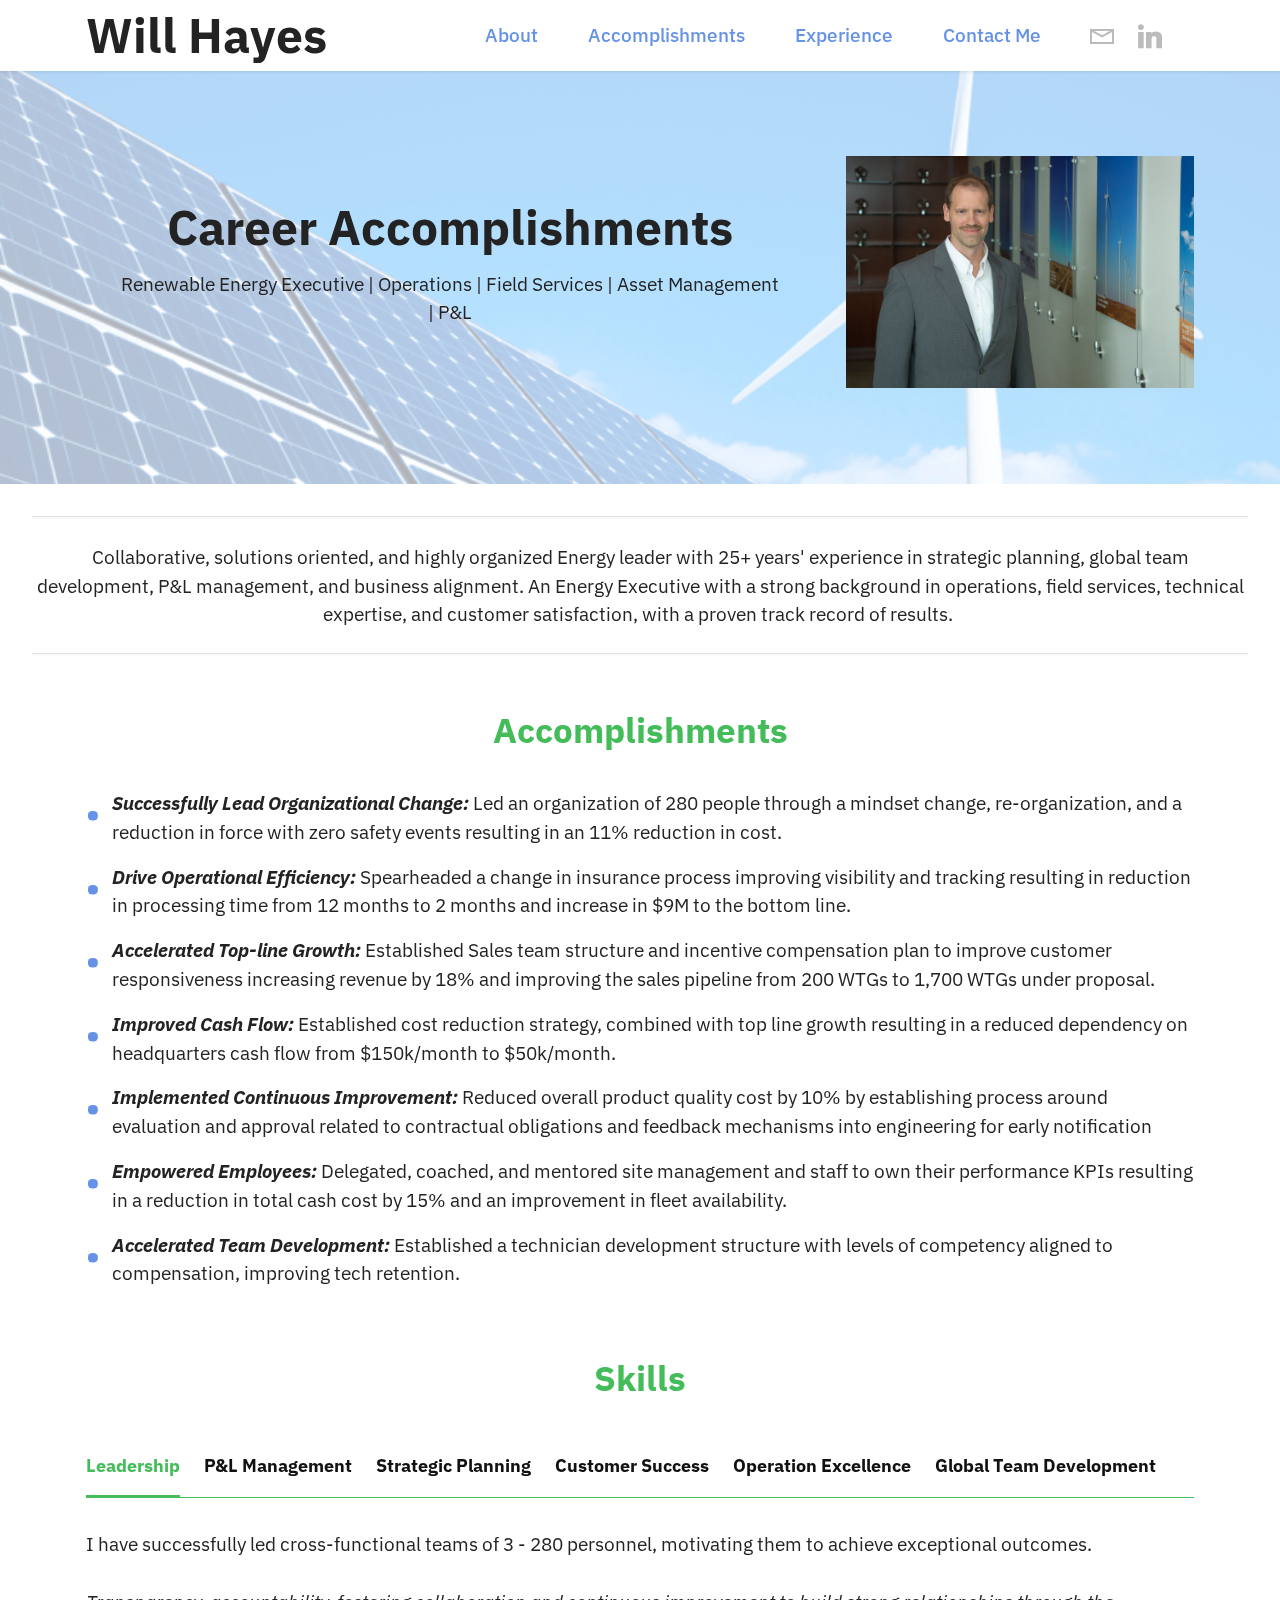
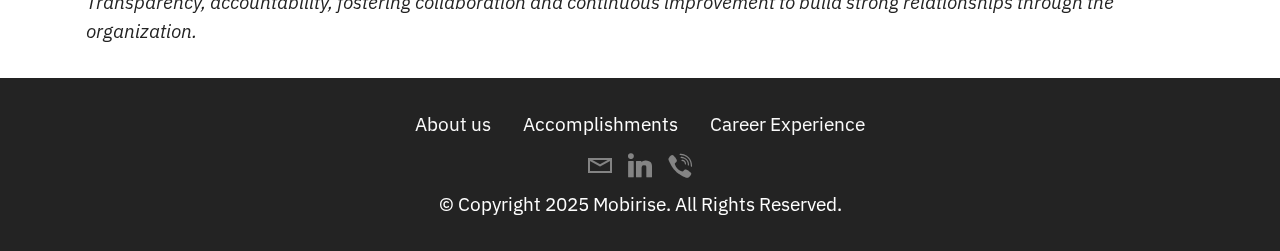
<file: page2.html>
<!DOCTYPE html>
<html  >
<head>
  <!-- Site made with Mobirise Website Builder v5.0.29, https://mobirise.com -->
  <meta charset="UTF-8">
  <meta http-equiv="X-UA-Compatible" content="IE=edge">
  <meta name="generator" content="Mobirise v5.0.29, mobirise.com">
  <meta name="viewport" content="width=device-width, initial-scale=1, minimum-scale=1">
  <link rel="shortcut icon" href="assets/images/logo.png" type="image/x-icon">
  <meta name="description" content="">
  
  
  <title>Accomplishments</title>
  <link rel="stylesheet" href="assets/web/assets/mobirise-icons2/mobirise2.css">
  <link rel="stylesheet" href="assets/tether/tether.min.css">
  <link rel="stylesheet" href="assets/bootstrap/css/bootstrap.min.css">
  <link rel="stylesheet" href="assets/bootstrap/css/bootstrap-grid.min.css">
  <link rel="stylesheet" href="assets/bootstrap/css/bootstrap-reboot.min.css">
  <link rel="stylesheet" href="assets/dropdown/css/style.css">
  <link rel="stylesheet" href="assets/socicon/css/styles.css">
  <link rel="stylesheet" href="assets/theme/css/style.css">
  <link rel="preload" as="style" href="assets/mobirise/css/mbr-additional.css"><link rel="stylesheet" href="assets/mobirise/css/mbr-additional.css" type="text/css">
  
  
  
  
</head>
<body>
  
  <section class="menu menu3 cid-uoL9nt1URe" once="menu" id="menu3-1g">
    
    <nav class="navbar navbar-dropdown navbar-fixed-top navbar-expand-lg">
        <div class="container">
            <div class="navbar-brand">
                
                <span class="navbar-caption-wrap"><a class="navbar-caption text-black text-primary display-2" href="index.html">Will Hayes</a></span>
            </div>
            <button class="navbar-toggler" type="button" data-toggle="collapse" data-target="#navbarSupportedContent" aria-controls="navbarNavAltMarkup" aria-expanded="false" aria-label="Toggle navigation">
                <div class="hamburger">
                    <span></span>
                    <span></span>
                    <span></span>
                    <span></span>
                </div>
            </button>
            <div class="collapse navbar-collapse" id="navbarSupportedContent">
                <ul class="navbar-nav nav-dropdown nav-right" data-app-modern-menu="true"><li class="nav-item"><a class="nav-link link text-primary display-7" href="index.html">
                            About</a></li>
                    <li class="nav-item"><a class="nav-link link text-primary display-7" href="page2.html">Accomplishments</a></li>
                    <li class="nav-item"><a class="nav-link link text-primary display-7" href="page1.html">Experience</a>
                    </li><li class="nav-item"><a class="nav-link link text-primary display-7" href="page3.html">Contact Me</a></li></ul>
                <div class="icons-menu">
                    <a class="iconfont-wrapper" href="mailto:will.e.hayes@gmail.com">
                        <span class="p-2 mbr-iconfont mobi-mbri-letter mobi-mbri" style="color: rgb(187, 187, 187); fill: rgb(187, 187, 187);"></span>
                    </a>
                    <a class="iconfont-wrapper" href="https://www.linkedin.com/in/will-hayes-8326918/" target="_blank">
                        <span class="p-2 mbr-iconfont socicon-linkedin socicon"></span>
                    </a>
                    
                    
                </div>
                
            </div>
        </div>
    </nav>
</section>

<section class="engine"><a href="https://mobirise.info/p">website templates free download</a></section><section class="image2 cid-upRBajxHY6 mbr-parallax-background" id="image2-37">
    

    <div class="mbr-overlay" style="opacity: 0.7; background-color: rgb(255, 255, 255);">
    </div>

    <div class="container">
        <div class="row align-items-center">
            <div class="col-12 col-lg-4">
                <div class="image-wrapper">
                    <img src="assets/images/bw-wh-headshot-edit-1723-818x545.jpg" alt="Mobirise">
                    
                </div>
            </div>
            <div class="col-12 col-lg">
                <div class="text-wrapper">
                    <h3 class="mbr-section-title mbr-fonts-style mb-3 display-2"><strong>Career Accomplishments
</strong></h3>
                    <p class="mbr-text mbr-fonts-style display-7">
                        Renewable Energy Executive | Operations | Field Services | Asset Management | P&amp;L<br></p>
                </div>
            </div>
        </div>
    </div>
</section>

<section class="content6 cid-uoKGx3hqM7" id="content6-13">
    
    <div class="container-fluid">
        <div class="row justify-content-center">
            <div class="col-md-12 col-lg-12">
                <hr class="line">
                <p class="mbr-text align-center mbr-fonts-style my-4 display-7">Collaborative, solutions oriented, and highly organized Energy leader with 25+ years' experience in strategic planning, global team development, P&amp;L management, and business alignment. An Energy Executive with a strong background in operations, field services, technical expertise, and customer satisfaction, with a proven track record of results.&nbsp;</p>
                <hr class="line">
            </div>
        </div>
    </div>
</section>

<section class="content14 cid-uoKKBPgQxq" id="content14-17">
    
    
    
    <div class="container">
        <div class="row justify-content-center">
            <div class="col-md-12 col-lg-12">
                    <h3 class="mbr-section-title mbr-fonts-style mb-4 display-5">
                        <strong>Accomplishments</strong></h3>
                <ul class="list mbr-fonts-style display-7">
                    <li><strong><em>Successfully Lead Organizational Change:</em></strong> Led an organization of 280 people through a mindset change, re-organization, and a reduction in force with zero safety events resulting in an 11% reduction in cost.
</li><li><strong><em>Drive Operational Efficiency:</em></strong> Spearheaded a change in insurance process improving visibility and tracking resulting in reduction in processing time from 12 months to 2 months and increase in $9M to the bottom line. 
</li><li><strong><em>Accelerated Top-line Growth:</em></strong> Established Sales team structure and incentive compensation plan to improve customer responsiveness increasing revenue by 18% and improving the sales pipeline from 200 WTGs to 1,700 WTGs under proposal. 
</li><li><strong><em>Improved Cash Flow:</em></strong> Established cost reduction strategy, combined with top line growth resulting in a reduced dependency on headquarters cash flow from $150k/month to $50k/month.
</li><li><strong><em>Implemented Continuous Improvement:</em></strong> Reduced overall product quality cost by 10% by establishing process around evaluation and approval related to contractual obligations and feedback mechanisms into engineering for early notification 
</li><li><strong><em>Empowered Employees:</em></strong> Delegated, coached, and mentored site management and staff to own their performance KPIs resulting in a reduction in total cash cost by 15% and an improvement in fleet availability. 
</li><li><strong><em>Accelerated Team Development:</em></strong> Established a technician development structure with levels of competency aligned to compensation, improving tech retention.</li>
                </ul>
            </div>
        </div>
    </div>
</section>

<section class="tabs content18 cid-upRCpF07Dc" id="tabs1-39">

    

    
    <div class="container">
        <div class="row justify-content-center">
            <div class="col-12 col-md-12">
                <h3 class="mbr-section-title mb-0 mbr-fonts-style display-5">
                    <strong>Skills</strong><strong><br></strong></h3>
                
            </div>
        </div>
        <div class="row justify-content-center mt-4">
            <div class="col-12 col-md-12">
                <ul class="nav nav-tabs mb-4" role="tablist">
                    <li class="nav-item first mbr-fonts-style"><a class="nav-link mbr-fonts-style show active display-4" role="tab" data-toggle="tab" href="#tabs1-39_tab0" aria-selected="true"><strong>Leadership</strong></a></li>
                    <li class="nav-item"><a class="nav-link mbr-fonts-style active display-4" role="tab" data-toggle="tab" href="#tabs1-39_tab1" aria-selected="true"><strong>P&amp;L Management</strong></a></li>
                    <li class="nav-item"><a class="nav-link mbr-fonts-style active display-4" role="tab" data-toggle="tab" href="#tabs1-39_tab2" aria-selected="true"><strong>Strategic Planning</strong><br></a></li>
                    <li class="nav-item"><a class="nav-link mbr-fonts-style active display-4" role="tab" data-toggle="tab" href="#tabs1-39_tab3" aria-selected="true"><strong>Customer Success</strong></a></li>
                    <li class="nav-item"><a class="nav-link mbr-fonts-style active display-4" role="tab" data-toggle="tab" href="#tabs1-39_tab4" aria-selected="true"><strong>Operation Excellence</strong></a></li>
                    <li class="nav-item"><a class="nav-link mbr-fonts-style active display-4" role="tab" data-toggle="tab" href="#tabs1-39_tab5" aria-selected="true"><strong>Global Team Development</strong></a></li>
                </ul>
                <div class="tab-content">
                    <div id="tab1" class="tab-pane in active" role="tabpanel">
                        <div class="row">
                            <div class="col-md-12">
                                <p class="mbr-text mbr-fonts-style display-7">I have successfully led cross-functional teams of 3 - 280 personnel, motivating them to achieve exceptional outcomes.
<br>
<br><em>Transparency, accountability, fostering collaboration and continuous improvement to build strong relationships through the organization.&nbsp;</em><br></p>
                            </div>
                        </div>
                    </div>
                    <div id="tab2" class="tab-pane" role="tabpanel">
                        <div class="row">
                            <div class="col-md-12">
                                <p class="mbr-text mbr-fonts-style display-7">I have managed revenue targets of $14M to $320M and operational budgets of $12M to $250M delivering on the financial performance.
<br>
<br><em>Analytical skills to optimize revenue, control cost,&nbsp;and make informed decisions that impact the bottom line positively.&nbsp;</em><br>  </p>
                            </div>
                        </div>
                    </div>
                    <div id="tab3" class="tab-pane" role="tabpanel">
                        <div class="row">
                            <div class="col-md-12">
                                <p class="mbr-text mbr-fonts-style display-7">I have spearheaded strategic initiatives and aligned cross-functional department with long-term organizational goals.
<br>
<br><em>Identifying growth opportunities, assessing market dynamics, created roadmaps,&nbsp; and communicating cascading goals ensuring successful implementation.&nbsp;</em><br></p>
                            </div>
                        </div>
                    </div>
                    <div id="tab4" class="tab-pane" role="tabpanel">
                        <div class="row">
                            <div class="col-md-12">
                                <p class="mbr-text mbr-fonts-style display-7">I have adjusted business processes and mindsets to allow the organization to improve customer's journey.&nbsp;
<br>
<br><em>Listen to customer's needs, anticipating their expectations, and consistently delivering value through a blend of strategic thinking, empathy, and effective communication.&nbsp;</em><br></p>
                            </div>
                        </div>
                    </div>
                    <div id="tab5" class="tab-pane" role="tabpanel">
                        <div class="row">
                            <div class="col-md-12">
                                <p class="mbr-text mbr-fonts-style display-7">I have aligned operational resources and processes to increase quality and efficiency and reduce cost.
<br>
<br><em>Streamlining processes, optimizing workflows, and enhancing efficiency improving organization productivity.&nbsp;</em><br></p>
                            </div>
                        </div>
                    </div>
                    <div id="tab6" class="tab-pane" role="tabpanel">
                        <div class="row">
                            <div class="col-md-12">
                                <p class="mbr-text mbr-fonts-style display-7">I have built, and lead diverse teams in Europe and Asia.<br>
<br><em>Emphasizes cultural sensitivity, effective communication, and fostering a collaborative work environment.&nbsp;</em><br></p>
                            </div>
                        </div>
                    </div>
                </div>
            </div>
        </div>
    </div>
</section>

<section class="footer3 cid-uoLpqIvoYu" once="footers" id="footer3-1o">

    

    

    <div class="container">
        <div class="media-container-row align-center mbr-white">
            <div class="row row-links">
                <ul class="foot-menu">
                    
                    
                    
                    
                    
                <li class="foot-menu-item mbr-fonts-style display-7">
                        <a class="text-white text-primary" href="index.html" target="_blank">About us</a>
                    </li><li class="foot-menu-item mbr-fonts-style display-7">
                        <a class="text-white text-primary" href="page2.html" target="_blank">A</a>ccomplishments
                    </li><li class="foot-menu-item mbr-fonts-style display-7">
                        <a class="text-white text-primary" href="#" target="_blank">Career Experience</a></li></ul>
            </div>
            <div class="row social-row">
                <div class="social-list align-right pb-2">
                    
                    
                    
                    
                    
                    
                <div class="soc-item">
                        <a href="mailto:will.e.hayes@gmail.com">
                            <span class="mbr-iconfont mbr-iconfont-social mobi-mbri-letter mobi-mbri" style="color: rgb(228, 228, 228); fill: rgb(228, 228, 228);"></span>
                        </a>
                    </div><div class="soc-item">
                        <a href="https://www.linkedin.com/in/will-hayes-8326918/" target="_blank">
                            <span class="mbr-iconfont mbr-iconfont-social socicon-linkedin socicon" style="color: rgb(228, 228, 228); fill: rgb(228, 228, 228);"></span>
                        </a>
                    </div><div class="soc-item">
                        <a href="tel:+1 (770) 312-9494">
                            <span class="mbr-iconfont mbr-iconfont-social socicon-viber socicon" style="color: rgb(228, 228, 228); fill: rgb(228, 228, 228);"></span>
                        </a>
                    </div></div>
            </div>
            <div class="row row-copirayt">
                <p class="mbr-text mb-0 mbr-fonts-style mbr-white align-center display-7">
                    © Copyright 2025 Mobirise. All Rights Reserved.
                </p>
            </div>
        </div>
    </div>
</section>


  <script src="assets/web/assets/jquery/jquery.min.js"></script>
  <script src="assets/popper/popper.min.js"></script>
  <script src="assets/tether/tether.min.js"></script>
  <script src="assets/bootstrap/js/bootstrap.min.js"></script>
  <script src="assets/smoothscroll/smooth-scroll.js"></script>
  <script src="assets/parallax/jarallax.min.js"></script>
  <script src="assets/dropdown/js/nav-dropdown.js"></script>
  <script src="assets/dropdown/js/navbar-dropdown.js"></script>
  <script src="assets/touchswipe/jquery.touch-swipe.min.js"></script>
  <script src="assets/mbr-tabs/mbr-tabs.js"></script>
  <script src="assets/theme/js/script.js"></script>
  
  
  
</body>
</html>
</file>
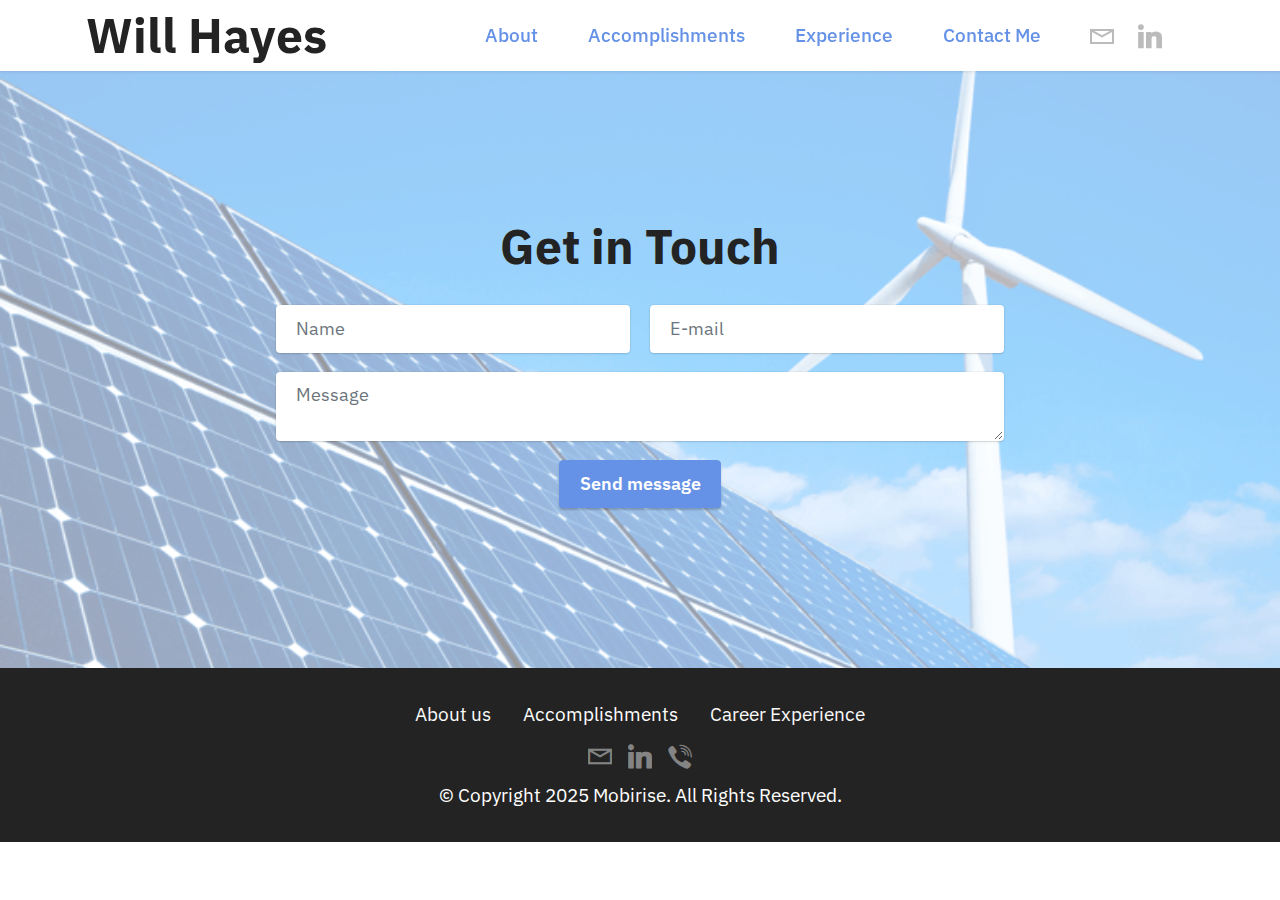
<file: page3.html>
<!DOCTYPE html>
<html  >
<head>
  <!-- Site made with Mobirise Website Builder v5.0.29, https://mobirise.com -->
  <meta charset="UTF-8">
  <meta http-equiv="X-UA-Compatible" content="IE=edge">
  <meta name="generator" content="Mobirise v5.0.29, mobirise.com">
  <meta name="viewport" content="width=device-width, initial-scale=1, minimum-scale=1">
  <link rel="shortcut icon" href="assets/images/logo.png" type="image/x-icon">
  <meta name="description" content="">
  
  
  <title>Contact</title>
  <link rel="stylesheet" href="assets/web/assets/mobirise-icons2/mobirise2.css">
  <link rel="stylesheet" href="assets/tether/tether.min.css">
  <link rel="stylesheet" href="assets/bootstrap/css/bootstrap.min.css">
  <link rel="stylesheet" href="assets/bootstrap/css/bootstrap-grid.min.css">
  <link rel="stylesheet" href="assets/bootstrap/css/bootstrap-reboot.min.css">
  <link rel="stylesheet" href="assets/dropdown/css/style.css">
  <link rel="stylesheet" href="assets/formstyler/jquery.formstyler.css">
  <link rel="stylesheet" href="assets/formstyler/jquery.formstyler.theme.css">
  <link rel="stylesheet" href="assets/datepicker/jquery.datetimepicker.min.css">
  <link rel="stylesheet" href="assets/socicon/css/styles.css">
  <link rel="stylesheet" href="assets/theme/css/style.css">
  <link rel="preload" as="style" href="assets/mobirise/css/mbr-additional.css"><link rel="stylesheet" href="assets/mobirise/css/mbr-additional.css" type="text/css">
  
  
  
  
</head>
<body>
  
  <section class="menu menu3 cid-uoL9nt1URe" once="menu" id="menu3-2f">
    
    <nav class="navbar navbar-dropdown navbar-fixed-top navbar-expand-lg">
        <div class="container">
            <div class="navbar-brand">
                
                <span class="navbar-caption-wrap"><a class="navbar-caption text-black text-primary display-2" href="index.html">Will Hayes</a></span>
            </div>
            <button class="navbar-toggler" type="button" data-toggle="collapse" data-target="#navbarSupportedContent" aria-controls="navbarNavAltMarkup" aria-expanded="false" aria-label="Toggle navigation">
                <div class="hamburger">
                    <span></span>
                    <span></span>
                    <span></span>
                    <span></span>
                </div>
            </button>
            <div class="collapse navbar-collapse" id="navbarSupportedContent">
                <ul class="navbar-nav nav-dropdown nav-right" data-app-modern-menu="true"><li class="nav-item"><a class="nav-link link text-primary display-7" href="index.html">
                            About</a></li>
                    <li class="nav-item"><a class="nav-link link text-primary display-7" href="page2.html">Accomplishments</a></li>
                    <li class="nav-item"><a class="nav-link link text-primary display-7" href="page1.html">Experience</a>
                    </li><li class="nav-item"><a class="nav-link link text-primary display-7" href="page3.html">Contact Me</a></li></ul>
                <div class="icons-menu">
                    <a class="iconfont-wrapper" href="mailto:will.e.hayes@gmail.com">
                        <span class="p-2 mbr-iconfont mobi-mbri-letter mobi-mbri" style="color: rgb(187, 187, 187); fill: rgb(187, 187, 187);"></span>
                    </a>
                    <a class="iconfont-wrapper" href="https://www.linkedin.com/in/will-hayes-8326918/" target="_blank">
                        <span class="p-2 mbr-iconfont socicon-linkedin socicon"></span>
                    </a>
                    
                    
                </div>
                
            </div>
        </div>
    </nav>
</section>

<section class="engine"><a href="https://mobirise.info/i">web creation software</a></section><section class="form5 cid-upchJL6vKn" id="form5-2j">
    
    <div class="mbr-overlay"></div>
    <div class="container">
        <div class="mbr-section-head">
            <h3 class="mbr-section-title mbr-fonts-style align-center mb-0 display-2"><strong>Get in Touch</strong></h3>
            
        </div>
        <div class="row justify-content-center mt-4">
            <div class="col-lg-8 mx-auto mbr-form" data-form-type="formoid">
                <form action="https://mobirise.eu/" method="POST" class="mbr-form form-with-styler" data-form-title="Form Name"><input type="hidden" name="email" data-form-email="true" value="cLLxzgw8X7sjfogdSZ52TT2wXd1WruHf0s+wwbCs895pJ5MbTiSS37eyhHZHNu0tD6Cmy1vPydwPVqdcotshPrx2tABZ9CbNHlwcho0JnGJcOq8ODK7qcV+AlJuWKe2v">
                    <div class="">
                        <div hidden="hidden" data-form-alert="" class="alert alert-success col-12">Thanks for filling out
                            the form!</div>
                        <div hidden="hidden" data-form-alert-danger="" class="alert alert-danger col-12">Oops...! some
                            problem!</div>
                    </div>
                    <div class="dragArea row">
                        <div class="col-md col-sm-12 form-group" data-for="name">
                            <input type="text" name="name" placeholder="Name" data-form-field="name" class="form-control" value="" id="name-form5-2j">
                        </div>
                        <div class="col-md col-sm-12 form-group" data-for="email">
                            <input type="email" name="email" placeholder="E-mail" data-form-field="email" class="form-control" value="" id="email-form5-2j">
                        </div>
                        
                        <div class="col-12 form-group" data-for="textarea">
                            <textarea name="textarea" placeholder="Message" data-form-field="textarea" class="form-control" id="textarea-form5-2j"></textarea>
                        </div>
                        <div class="col-lg-12 col-md-12 col-sm-12 align-center mbr-section-btn"><button type="submit" class="btn btn-primary display-4">Send message</button></div>
                    </div>
                </form>
            </div>
        </div>
    </div>
</section>

<section class="footer3 cid-uoLpqIvoYu" once="footers" id="footer3-2g">

    

    

    <div class="container">
        <div class="media-container-row align-center mbr-white">
            <div class="row row-links">
                <ul class="foot-menu">
                    
                    
                    
                    
                    
                <li class="foot-menu-item mbr-fonts-style display-7">
                        <a class="text-white text-primary" href="index.html" target="_blank">About us</a>
                    </li><li class="foot-menu-item mbr-fonts-style display-7">
                        <a class="text-white text-primary" href="page2.html" target="_blank">A</a>ccomplishments
                    </li><li class="foot-menu-item mbr-fonts-style display-7">
                        <a class="text-white text-primary" href="#" target="_blank">Career Experience</a></li></ul>
            </div>
            <div class="row social-row">
                <div class="social-list align-right pb-2">
                    
                    
                    
                    
                    
                    
                <div class="soc-item">
                        <a href="mailto:will.e.hayes@gmail.com">
                            <span class="mbr-iconfont mbr-iconfont-social mobi-mbri-letter mobi-mbri" style="color: rgb(228, 228, 228); fill: rgb(228, 228, 228);"></span>
                        </a>
                    </div><div class="soc-item">
                        <a href="https://www.linkedin.com/in/will-hayes-8326918/" target="_blank">
                            <span class="mbr-iconfont mbr-iconfont-social socicon-linkedin socicon" style="color: rgb(228, 228, 228); fill: rgb(228, 228, 228);"></span>
                        </a>
                    </div><div class="soc-item">
                        <a href="tel:+1 (770) 312-9494">
                            <span class="mbr-iconfont mbr-iconfont-social socicon-viber socicon" style="color: rgb(228, 228, 228); fill: rgb(228, 228, 228);"></span>
                        </a>
                    </div></div>
            </div>
            <div class="row row-copirayt">
                <p class="mbr-text mb-0 mbr-fonts-style mbr-white align-center display-7">
                    © Copyright 2025 Mobirise. All Rights Reserved.
                </p>
            </div>
        </div>
    </div>
</section>


  <script src="assets/web/assets/jquery/jquery.min.js"></script>
  <script src="assets/popper/popper.min.js"></script>
  <script src="assets/tether/tether.min.js"></script>
  <script src="assets/bootstrap/js/bootstrap.min.js"></script>
  <script src="assets/smoothscroll/smooth-scroll.js"></script>
  <script src="assets/dropdown/js/nav-dropdown.js"></script>
  <script src="assets/dropdown/js/navbar-dropdown.js"></script>
  <script src="assets/touchswipe/jquery.touch-swipe.min.js"></script>
  <script src="assets/formstyler/jquery.formstyler.js"></script>
  <script src="assets/formstyler/jquery.formstyler.min.js"></script>
  <script src="assets/datepicker/jquery.datetimepicker.full.js"></script>
  <script src="assets/theme/js/script.js"></script>
  <script src="assets/formoid/formoid.min.js"></script>
  
  
  
</body>
</html>
</file>
<file: assets/web/assets/mobirise-icons2/mobirise2.css>
@font-face {
  font-family: 'Moririse2';
  font-display: swap;
  src:  url('mobirise2.eot?f2bix4');
  src:  url('mobirise2.eot?f2bix4#iefix') format('embedded-opentype'),
    url('mobirise2.ttf?f2bix4') format('truetype'),
    url('mobirise2.woff?f2bix4') format('woff'),
    url('mobirise2.svg?f2bix4#mobirise2') format('svg');
  font-weight: normal;
  font-style: normal;
}

[class^="mobi-"], [class*=" mobi-"] {
  /* use !important to prevent issues with browser extensions that change fonts */
  font-family: 'Moririse2' !important;
  speak: none;
  font-style: normal;
  font-weight: normal;
  font-variant: normal;
  text-transform: none;
  line-height: 1;

  /* Better Font Rendering =========== */
  -webkit-font-smoothing: antialiased;
  -moz-osx-font-smoothing: grayscale;
}

.mobi-mbri-add-submenu:before {
  content: "\e900";
}
.mobi-mbri-alert:before {
  content: "\e901";
}
.mobi-mbri-align-center:before {
  content: "\e902";
}
.mobi-mbri-align-justify:before {
  content: "\e903";
}
.mobi-mbri-align-left:before {
  content: "\e904";
}
.mobi-mbri-align-right:before {
  content: "\e905";
}
.mobi-mbri-android:before {
  content: "\e906";
}
.mobi-mbri-apple:before {
  content: "\e907";
}
.mobi-mbri-arrow-down:before {
  content: "\e908";
}
.mobi-mbri-arrow-next:before {
  content: "\e909";
}
.mobi-mbri-arrow-prev:before {
  content: "\e90a";
}
.mobi-mbri-arrow-up:before {
  content: "\e90b";
}
.mobi-mbri-bold:before {
  content: "\e90c";
}
.mobi-mbri-bookmark:before {
  content: "\e90d";
}
.mobi-mbri-bootstrap:before {
  content: "\e90e";
}
.mobi-mbri-briefcase:before {
  content: "\e90f";
}
.mobi-mbri-browse:before {
  content: "\e910";
}
.mobi-mbri-bulleted-list:before {
  content: "\e911";
}
.mobi-mbri-calendar:before {
  content: "\e912";
}
.mobi-mbri-camera:before {
  content: "\e913";
}
.mobi-mbri-cart-add:before {
  content: "\e914";
}
.mobi-mbri-cart-full:before {
  content: "\e915";
}
.mobi-mbri-cash:before {
  content: "\e916";
}
.mobi-mbri-change-style:before {
  content: "\e917";
}
.mobi-mbri-chat:before {
  content: "\e918";
}
.mobi-mbri-clock:before {
  content: "\e919";
}
.mobi-mbri-close:before {
  content: "\e91a";
}
.mobi-mbri-cloud:before {
  content: "\e91b";
}
.mobi-mbri-code:before {
  content: "\e91c";
}
.mobi-mbri-contact-form:before {
  content: "\e91d";
}
.mobi-mbri-credit-card:before {
  content: "\e91e";
}
.mobi-mbri-cursor-click:before {
  content: "\e91f";
}
.mobi-mbri-cust-feedback:before {
  content: "\e920";
}
.mobi-mbri-database:before {
  content: "\e921";
}
.mobi-mbri-delivery:before {
  content: "\e922";
}
.mobi-mbri-desktop:before {
  content: "\e923";
}
.mobi-mbri-devices:before {
  content: "\e924";
}
.mobi-mbri-down:before {
  content: "\e925";
}
.mobi-mbri-download-2:before {
  content: "\e926";
}
.mobi-mbri-download:before {
  content: "\e927";
}
.mobi-mbri-drag-n-drop-2:before {
  content: "\e928";
}
.mobi-mbri-drag-n-drop:before {
  content: "\e929";
}
.mobi-mbri-edit-2:before {
  content: "\e92a";
}
.mobi-mbri-edit:before {
  content: "\e92b";
}
.mobi-mbri-error:before {
  content: "\e92c";
}
.mobi-mbri-extension:before {
  content: "\e92d";
}
.mobi-mbri-features:before {
  content: "\e92e";
}
.mobi-mbri-file:before {
  content: "\e92f";
}
.mobi-mbri-flag:before {
  content: "\e930";
}
.mobi-mbri-folder:before {
  content: "\e931";
}
.mobi-mbri-gift:before {
  content: "\e932";
}
.mobi-mbri-github:before {
  content: "\e933";
}
.mobi-mbri-globe-2:before {
  content: "\e934";
}
.mobi-mbri-globe:before {
  content: "\e935";
}
.mobi-mbri-growing-chart:before {
  content: "\e936";
}
.mobi-mbri-hearth:before {
  content: "\e937";
}
.mobi-mbri-help:before {
  content: "\e938";
}
.mobi-mbri-home:before {
  content: "\e939";
}
.mobi-mbri-hot-cup:before {
  content: "\e93a";
}
.mobi-mbri-idea:before {
  content: "\e93b";
}
.mobi-mbri-image-gallery:before {
  content: "\e93c";
}
.mobi-mbri-image-slider:before {
  content: "\e93d";
}
.mobi-mbri-info:before {
  content: "\e93e";
}
.mobi-mbri-italic:before {
  content: "\e93f";
}
.mobi-mbri-key:before {
  content: "\e940";
}
.mobi-mbri-laptop:before {
  content: "\e941";
}
.mobi-mbri-layers:before {
  content: "\e942";
}
.mobi-mbri-left-right:before {
  content: "\e943";
}
.mobi-mbri-left:before {
  content: "\e944";
}
.mobi-mbri-letter:before {
  content: "\e945";
}
.mobi-mbri-like:before {
  content: "\e946";
}
.mobi-mbri-link:before {
  content: "\e947";
}
.mobi-mbri-lock:before {
  content: "\e948";
}
.mobi-mbri-login:before {
  content: "\e949";
}
.mobi-mbri-logout:before {
  content: "\e94a";
}
.mobi-mbri-magic-stick:before {
  content: "\e94b";
}
.mobi-mbri-map-pin:before {
  content: "\e94c";
}
.mobi-mbri-menu:before {
  content: "\e94d";
}
.mobi-mbri-mobile-2:before {
  content: "\e94e";
}
.mobi-mbri-mobile-horizontal:before {
  content: "\e94f";
}
.mobi-mbri-mobile:before {
  content: "\e950";
}
.mobi-mbri-mobirise:before {
  content: "\e951";
}
.mobi-mbri-more-horizontal:before {
  content: "\e952";
}
.mobi-mbri-more-vertical:before {
  content: "\e953";
}
.mobi-mbri-music:before {
  content: "\e954";
}
.mobi-mbri-new-file:before {
  content: "\e955";
}
.mobi-mbri-numbered-list:before {
  content: "\e956";
}
.mobi-mbri-opened-folder:before {
  content: "\e957";
}
.mobi-mbri-pages:before {
  content: "\e958";
}
.mobi-mbri-paper-plane:before {
  content: "\e959";
}
.mobi-mbri-paperclip:before {
  content: "\e95a";
}
.mobi-mbri-phone:before {
  content: "\e95b";
}
.mobi-mbri-photo:before {
  content: "\e95c";
}
.mobi-mbri-photos:before {
  content: "\e95d";
}
.mobi-mbri-pin:before {
  content: "\e95e";
}
.mobi-mbri-play:before {
  content: "\e95f";
}
.mobi-mbri-plus:before {
  content: "\e960";
}
.mobi-mbri-preview:before {
  content: "\e961";
}
.mobi-mbri-print:before {
  content: "\e962";
}
.mobi-mbri-protect:before {
  content: "\e963";
}
.mobi-mbri-question:before {
  content: "\e964";
}
.mobi-mbri-quote-left:before {
  content: "\e965";
}
.mobi-mbri-quote-right:before {
  content: "\e966";
}
.mobi-mbri-redo:before {
  content: "\e967";
}
.mobi-mbri-refresh:before {
  content: "\e968";
}
.mobi-mbri-responsive-2:before {
  content: "\e969";
}
.mobi-mbri-responsive:before {
  content: "\e96a";
}
.mobi-mbri-right:before {
  content: "\e96b";
}
.mobi-mbri-rocket:before {
  content: "\e96c";
}
.mobi-mbri-sad-face:before {
  content: "\e96d";
}
.mobi-mbri-sale:before {
  content: "\e96e";
}
.mobi-mbri-save:before {
  content: "\e96f";
}
.mobi-mbri-search:before {
  content: "\e970";
}
.mobi-mbri-setting-2:before {
  content: "\e971";
}
.mobi-mbri-setting-3:before {
  content: "\e972";
}
.mobi-mbri-setting:before {
  content: "\e973";
}
.mobi-mbri-share:before {
  content: "\e974";
}
.mobi-mbri-shopping-bag:before {
  content: "\e975";
}
.mobi-mbri-shopping-basket:before {
  content: "\e976";
}
.mobi-mbri-shopping-cart:before {
  content: "\e977";
}
.mobi-mbri-sites:before {
  content: "\e978";
}
.mobi-mbri-smile-face:before {
  content: "\e979";
}
.mobi-mbri-speed:before {
  content: "\e97a";
}
.mobi-mbri-star:before {
  content: "\e97b";
}
.mobi-mbri-success:before {
  content: "\e97c";
}
.mobi-mbri-sun:before {
  content: "\e97d";
}
.mobi-mbri-sun2:before {
  content: "\e97e";
}
.mobi-mbri-tablet-vertical:before {
  content: "\e97f";
}
.mobi-mbri-tablet:before {
  content: "\e980";
}
.mobi-mbri-target:before {
  content: "\e981";
}
.mobi-mbri-timer:before {
  content: "\e982";
}
.mobi-mbri-to-ftp:before {
  content: "\e983";
}
.mobi-mbri-to-local-drive:before {
  content: "\e984";
}
.mobi-mbri-touch-swipe:before {
  content: "\e985";
}
.mobi-mbri-touch:before {
  content: "\e986";
}
.mobi-mbri-trash:before {
  content: "\e987";
}
.mobi-mbri-underline:before {
  content: "\e988";
}
.mobi-mbri-undo:before {
  content: "\e989";
}
.mobi-mbri-unlink:before {
  content: "\e98a";
}
.mobi-mbri-unlock:before {
  content: "\e98b";
}
.mobi-mbri-up-down:before {
  content: "\e98c";
}
.mobi-mbri-up:before {
  content: "\e98d";
}
.mobi-mbri-update:before {
  content: "\e98e";
}
.mobi-mbri-upload-2:before {
  content: "\e98f";
}
.mobi-mbri-upload:before {
  content: "\e990";
}
.mobi-mbri-user-2:before {
  content: "\e991";
}
.mobi-mbri-user:before {
  content: "\e992";
}
.mobi-mbri-users:before {
  content: "\e993";
}
.mobi-mbri-video-play:before {
  content: "\e994";
}
.mobi-mbri-video:before {
  content: "\e995";
}
.mobi-mbri-watch:before {
  content: "\e996";
}
.mobi-mbri-website-theme-2:before {
  content: "\e997";
}
.mobi-mbri-website-theme:before {
  content: "\e998";
}
.mobi-mbri-wifi:before {
  content: "\e999";
}
.mobi-mbri-windows:before {
  content: "\e99a";
}
.mobi-mbri-zoom-in:before {
  content: "\e99b";
}
.mobi-mbri-zoom-out:before {
  content: "\e99c";
}
</file>
<file: assets/dropdown/css/style.css>
.navbar-dropdown {
  left: 0;
  padding: 0;
  position: absolute;
  right: 0;
  top: 0;
  transition: all 0.45s ease;
  z-index: 1030;
  background: #282828; }
  .navbar-dropdown .navbar-logo {
    margin-right: 0.8rem;
    transition: margin 0.3s ease-in-out;
    vertical-align: middle; }
    .navbar-dropdown .navbar-logo img {
      height: 3.125rem;
      transition: all 0.3s ease-in-out; }
    .navbar-dropdown .navbar-logo.mbr-iconfont {
      font-size: 3.125rem;
      line-height: 3.125rem; }
  .navbar-dropdown .navbar-caption {
    font-weight: 700;
    white-space: normal;
    vertical-align: -4px;
    line-height: 3.125rem !important; }
    .navbar-dropdown .navbar-caption, .navbar-dropdown .navbar-caption:hover {
      color: inherit;
      text-decoration: none; }
  .navbar-dropdown .mbr-iconfont + .navbar-caption {
    vertical-align: -1px; }
  .navbar-dropdown.navbar-fixed-top {
    position: fixed; }
  .navbar-dropdown .navbar-brand span {
    vertical-align: -4px; }
  .navbar-dropdown.bg-color.transparent {
    background: none; }
  .navbar-dropdown.navbar-short .navbar-brand {
    padding: 0.625rem 0; }
    .navbar-dropdown.navbar-short .navbar-brand span {
      vertical-align: -1px; }
  .navbar-dropdown.navbar-short .navbar-caption {
    line-height: 2.375rem !important;
    vertical-align: -2px; }
  .navbar-dropdown.navbar-short .navbar-logo {
    margin-right: 0.5rem; }
    .navbar-dropdown.navbar-short .navbar-logo img {
      height: 2.375rem; }
    .navbar-dropdown.navbar-short .navbar-logo.mbr-iconfont {
      font-size: 2.375rem;
      line-height: 2.375rem; }
  .navbar-dropdown.navbar-short .mbr-table-cell {
    height: 3.625rem; }
  .navbar-dropdown .navbar-close {
    left: 0.6875rem;
    position: fixed;
    top: 0.75rem;
    z-index: 1000; }
  .navbar-dropdown .hamburger-icon {
    content: "";
    display: inline-block;
    vertical-align: middle;
    width: 16px;
    -webkit-box-shadow: 0 -6px 0 1px #282828,0 0 0 1px #282828,0 6px 0 1px #282828;
    -moz-box-shadow: 0 -6px 0 1px #282828,0 0 0 1px #282828,0 6px 0 1px #282828;
    box-shadow: 0 -6px 0 1px #282828,0 0 0 1px #282828,0 6px 0 1px #282828; }

.dropdown-menu .dropdown-toggle[data-toggle="dropdown-submenu"]::after {
  border-bottom: 0.35em solid transparent;
  border-left: 0.35em solid;
  border-right: 0;
  border-top: 0.35em solid transparent;
  margin-left: 0.3rem; }

.dropdown-menu .dropdown-item:focus {
  outline: 0; }

.nav-dropdown {
  font-size: 0.75rem;
  font-weight: 500;
  height: auto !important; }
  .nav-dropdown .nav-btn {
    padding-left: 1rem; }
  .nav-dropdown .link {
    margin: .667em 1.667em;
    font-weight: 500;
    padding: 0;
    transition: color .2s ease-in-out; }
    .nav-dropdown .link.dropdown-toggle {
      margin-right: 2.583em; }
      .nav-dropdown .link.dropdown-toggle::after {
        margin-left: .25rem;
        border-top: 0.35em solid;
        border-right: 0.35em solid transparent;
        border-left: 0.35em solid transparent;
        border-bottom: 0; }
      .nav-dropdown .link.dropdown-toggle[aria-expanded="true"] {
        margin: 0;
        padding: 0.667em 3.263em  0.667em 1.667em; }
  .nav-dropdown .link::after,
  .nav-dropdown .dropdown-item::after {
    color: inherit; }
  .nav-dropdown .btn {
    font-size: 0.75rem;
    font-weight: 700;
    letter-spacing: 0;
    margin-bottom: 0;
    padding-left: 1.25rem;
    padding-right: 1.25rem; }
  .nav-dropdown .dropdown-menu {
    border-radius: 0;
    border: 0;
    left: 0;
    margin: 0;
    padding-bottom: 1.25rem;
    padding-top: 1.25rem;
    position: relative; }
  .nav-dropdown .dropdown-submenu {
    margin-left: 0.125rem;
    top: 0; }
  .nav-dropdown .dropdown-item {
    font-weight: 500;
    line-height: 2;
    padding: 0.3846em 4.615em 0.3846em 1.5385em;
    position: relative;
    transition: color .2s ease-in-out, background-color .2s ease-in-out; }
    .nav-dropdown .dropdown-item::after {
      margin-top: -0.3077em;
      position: absolute;
      right: 1.1538em;
      top: 50%; }
    .nav-dropdown .dropdown-item:focus, .nav-dropdown .dropdown-item:hover {
      background: none; }

@media (max-width: 767px) {
  .nav-dropdown.navbar-toggleable-sm {
    bottom: 0;
    display: none;
    left: 0;
    overflow-x: hidden;
    position: fixed;
    top: 0;
    transform: translateX(-100%);
    -ms-transform: translateX(-100%);
    -webkit-transform: translateX(-100%);
    width: 18.75rem;
    z-index: 999; } }
.nav-dropdown.navbar-toggleable-xl {
  bottom: 0;
  display: none;
  left: 0;
  overflow-x: hidden;
  position: fixed;
  top: 0;
  transform: translateX(-100%);
  -ms-transform: translateX(-100%);
  -webkit-transform: translateX(-100%);
  width: 18.75rem;
  z-index: 999; }

.nav-dropdown-sm {
  display: block !important;
  overflow-x: hidden;
  overflow: auto;
  padding-top: 3.875rem; }
  .nav-dropdown-sm::after {
    content: "";
    display: block;
    height: 3rem;
    width: 100%; }
  .nav-dropdown-sm.collapse.in ~ .navbar-close {
    display: block !important; }
  .nav-dropdown-sm.collapsing, .nav-dropdown-sm.collapse.in {
    transform: translateX(0);
    -ms-transform: translateX(0);
    -webkit-transform: translateX(0);
    transition: all 0.25s ease-out;
    -webkit-transition: all 0.25s ease-out;
    background: #282828; }
  .nav-dropdown-sm.collapsing[aria-expanded="false"] {
    transform: translateX(-100%);
    -ms-transform: translateX(-100%);
    -webkit-transform: translateX(-100%); }
  .nav-dropdown-sm .nav-item {
    display: block;
    margin-left: 0 !important;
    padding-left: 0; }
  .nav-dropdown-sm .link,
  .nav-dropdown-sm .dropdown-item {
    border-top: 1px dotted rgba(255, 255, 255, 0.1);
    font-size: 0.8125rem;
    line-height: 1.6;
    margin: 0 !important;
    padding: 0.875rem 2.4rem 0.875rem 1.5625rem !important;
    position: relative;
    white-space: normal; }
    .nav-dropdown-sm .link:focus, .nav-dropdown-sm .link:hover,
    .nav-dropdown-sm .dropdown-item:focus,
    .nav-dropdown-sm .dropdown-item:hover {
      background: rgba(0, 0, 0, 0.2) !important;
      color: #c0a375; }
  .nav-dropdown-sm .nav-btn {
    position: relative;
    padding: 1.5625rem 1.5625rem 0 1.5625rem; }
    .nav-dropdown-sm .nav-btn::before {
      border-top: 1px dotted rgba(255, 255, 255, 0.1);
      content: "";
      left: 0;
      position: absolute;
      top: 0;
      width: 100%; }
    .nav-dropdown-sm .nav-btn + .nav-btn {
      padding-top: 0.625rem; }
      .nav-dropdown-sm .nav-btn + .nav-btn::before {
        display: none; }
  .nav-dropdown-sm .btn {
    padding: 0.625rem 0; }
  .nav-dropdown-sm .dropdown-toggle[data-toggle="dropdown-submenu"]::after {
    margin-left: .25rem;
    border-top: 0.35em solid;
    border-right: 0.35em solid transparent;
    border-left: 0.35em solid transparent;
    border-bottom: 0; }
  .nav-dropdown-sm .dropdown-toggle[data-toggle="dropdown-submenu"][aria-expanded="true"]::after {
    border-top: 0;
    border-right: 0.35em solid transparent;
    border-left: 0.35em solid transparent;
    border-bottom: 0.35em solid; }
  .nav-dropdown-sm .dropdown-menu {
    margin: 0;
    padding: 0;
    position: relative;
    top: 0;
    left: 0;
    width: 100%;
    border: 0;
    float: none;
    border-radius: 0;
    background: none; }
  .nav-dropdown-sm .dropdown-submenu {
    left: 100%;
    margin-left: 0.125rem;
    margin-top: -1.25rem;
    top: 0; }

.navbar-toggleable-sm .nav-dropdown .dropdown-menu {
  position: absolute; }

.navbar-toggleable-sm .nav-dropdown .dropdown-submenu {
  left: 100%;
  margin-left: 0.125rem;
  margin-top: -1.25rem;
  top: 0; }

.navbar-toggleable-sm.opened .nav-dropdown .dropdown-menu {
  position: relative; }

.navbar-toggleable-sm.opened .nav-dropdown .dropdown-submenu {
  left: 0;
  margin-left: 00rem;
  margin-top: 0rem;
  top: 0; }

.is-builder .nav-dropdown.collapsing {
  transition: none !important; }

/*# sourceMappingURL=style.css.map */
</file>
<file: assets/socicon/css/styles.css>
@charset "UTF-8";

@font-face {
  font-family: 'Socicon';
  src:  url('../fonts/socicon.eot');
  src:  url('../fonts/socicon.eot?#iefix') format('embedded-opentype'),
    url('../fonts/socicon.woff2') format('woff2'),
    url('../fonts/socicon.ttf') format('truetype'),
    url('../fonts/socicon.woff') format('woff'),
    url('../fonts/socicon.svg#socicon') format('svg');
  font-weight: normal;
  font-style: normal;
}

[data-icon]:before {
  font-family: "socicon" !important;
  content: attr(data-icon);
  font-style: normal !important;
  font-weight: normal !important;
  font-variant: normal !important;
  text-transform: none !important;
  speak: none;
  line-height: 1;
  -webkit-font-smoothing: antialiased;
  -moz-osx-font-smoothing: grayscale;
}

[class^="socicon-"], [class*=" socicon-"] {
  /* use !important to prevent issues with browser extensions that change fonts */
  font-family: 'Socicon' !important;
  speak: none;
  font-style: normal;
  font-weight: normal;
  font-variant: normal;
  text-transform: none;
  line-height: 1;

  /* Better Font Rendering =========== */
  -webkit-font-smoothing: antialiased;
  -moz-osx-font-smoothing: grayscale;
}

.socicon-eitaa:before {
  content: "\e97c";
}
.socicon-soroush:before {
  content: "\e97d";
}
.socicon-bale:before {
  content: "\e97e";
}
.socicon-zazzle:before {
  content: "\e97b";
}
.socicon-society6:before {
  content: "\e97a";
}
.socicon-redbubble:before {
  content: "\e979";
}
.socicon-avvo:before {
  content: "\e978";
}
.socicon-stitcher:before {
  content: "\e977";
}
.socicon-googlehangouts:before {
  content: "\e974";
}
.socicon-dlive:before {
  content: "\e975";
}
.socicon-vsco:before {
  content: "\e976";
}
.socicon-flipboard:before {
  content: "\e973";
}
.socicon-ubuntu:before {
  content: "\e958";
}
.socicon-artstation:before {
  content: "\e959";
}
.socicon-invision:before {
  content: "\e95a";
}
.socicon-torial:before {
  content: "\e95b";
}
.socicon-collectorz:before {
  content: "\e95c";
}
.socicon-seenthis:before {
  content: "\e95d";
}
.socicon-googleplaymusic:before {
  content: "\e95e";
}
.socicon-debian:before {
  content: "\e95f";
}
.socicon-filmfreeway:before {
  content: "\e960";
}
.socicon-gnome:before {
  content: "\e961";
}
.socicon-itchio:before {
  content: "\e962";
}
.socicon-jamendo:before {
  content: "\e963";
}
.socicon-mix:before {
  content: "\e964";
}
.socicon-sharepoint:before {
  content: "\e965";
}
.socicon-tinder:before {
  content: "\e966";
}
.socicon-windguru:before {
  content: "\e967";
}
.socicon-cdbaby:before {
  content: "\e968";
}
.socicon-elementaryos:before {
  content: "\e969";
}
.socicon-stage32:before {
  content: "\e96a";
}
.socicon-tiktok:before {
  content: "\e96b";
}
.socicon-gitter:before {
  content: "\e96c";
}
.socicon-letterboxd:before {
  content: "\e96d";
}
.socicon-threema:before {
  content: "\e96e";
}
.socicon-splice:before {
  content: "\e96f";
}
.socicon-metapop:before {
  content: "\e970";
}
.socicon-naver:before {
  content: "\e971";
}
.socicon-remote:before {
  content: "\e972";
}
.socicon-internet:before {
  content: "\e957";
}
.socicon-moddb:before {
  content: "\e94b";
}
.socicon-indiedb:before {
  content: "\e94c";
}
.socicon-traxsource:before {
  content: "\e94d";
}
.socicon-gamefor:before {
  content: "\e94e";
}
.socicon-pixiv:before {
  content: "\e94f";
}
.socicon-myanimelist:before {
  content: "\e950";
}
.socicon-blackberry:before {
  content: "\e951";
}
.socicon-wickr:before {
  content: "\e952";
}
.socicon-spip:before {
  content: "\e953";
}
.socicon-napster:before {
  content: "\e954";
}
.socicon-beatport:before {
  content: "\e955";
}
.socicon-hackerone:before {
  content: "\e956";
}
.socicon-hackernews:before {
  content: "\e946";
}
.socicon-smashwords:before {
  content: "\e947";
}
.socicon-kobo:before {
  content: "\e948";
}
.socicon-bookbub:before {
  content: "\e949";
}
.socicon-mailru:before {
  content: "\e94a";
}
.socicon-gitlab:before {
  content: "\e945";
}
.socicon-instructables:before {
  content: "\e944";
}
.socicon-portfolio:before {
  content: "\e943";
}
.socicon-codered:before {
  content: "\e940";
}
.socicon-origin:before {
  content: "\e941";
}
.socicon-nextdoor:before {
  content: "\e942";
}
.socicon-udemy:before {
  content: "\e93f";
}
.socicon-livemaster:before {
  content: "\e93e";
}
.socicon-crunchbase:before {
  content: "\e93b";
}
.socicon-homefy:before {
  content: "\e93c";
}
.socicon-calendly:before {
  content: "\e93d";
}
.socicon-realtor:before {
  content: "\e90f";
}
.socicon-tidal:before {
  content: "\e910";
}
.socicon-qobuz:before {
  content: "\e911";
}
.socicon-natgeo:before {
  content: "\e912";
}
.socicon-mastodon:before {
  content: "\e913";
}
.socicon-unsplash:before {
  content: "\e914";
}
.socicon-homeadvisor:before {
  content: "\e915";
}
.socicon-angieslist:before {
  content: "\e916";
}
.socicon-codepen:before {
  content: "\e917";
}
.socicon-slack:before {
  content: "\e918";
}
.socicon-openaigym:before {
  content: "\e919";
}
.socicon-logmein:before {
  content: "\e91a";
}
.socicon-fiverr:before {
  content: "\e91b";
}
.socicon-gotomeeting:before {
  content: "\e91c";
}
.socicon-aliexpress:before {
  content: "\e91d";
}
.socicon-guru:before {
  content: "\e91e";
}
.socicon-appstore:before {
  content: "\e91f";
}
.socicon-homes:before {
  content: "\e920";
}
.socicon-zoom:before {
  content: "\e921";
}
.socicon-alibaba:before {
  content: "\e922";
}
.socicon-craigslist:before {
  content: "\e923";
}
.socicon-wix:before {
  content: "\e924";
}
.socicon-redfin:before {
  content: "\e925";
}
.socicon-googlecalendar:before {
  content: "\e926";
}
.socicon-shopify:before {
  content: "\e927";
}
.socicon-freelancer:before {
  content: "\e928";
}
.socicon-seedrs:before {
  content: "\e929";
}
.socicon-bing:before {
  content: "\e92a";
}
.socicon-doodle:before {
  content: "\e92b";
}
.socicon-bonanza:before {
  content: "\e92c";
}
.socicon-squarespace:before {
  content: "\e92d";
}
.socicon-toptal:before {
  content: "\e92e";
}
.socicon-gust:before {
  content: "\e92f";
}
.socicon-ask:before {
  content: "\e930";
}
.socicon-trulia:before {
  content: "\e931";
}
.socicon-loomly:before {
  content: "\e932";
}
.socicon-ghost:before {
  content: "\e933";
}
.socicon-upwork:before {
  content: "\e934";
}
.socicon-fundable:before {
  content: "\e935";
}
.socicon-booking:before {
  content: "\e936";
}
.socicon-googlemaps:before {
  content: "\e937";
}
.socicon-zillow:before {
  content: "\e938";
}
.socicon-niconico:before {
  content: "\e939";
}
.socicon-toneden:before {
  content: "\e93a";
}
.socicon-augment:before {
  content: "\e908";
}
.socicon-bitbucket:before {
  content: "\e909";
}
.socicon-fyuse:before {
  content: "\e90a";
}
.socicon-yt-gaming:before {
  content: "\e90b";
}
.socicon-sketchfab:before {
  content: "\e90c";
}
.socicon-mobcrush:before {
  content: "\e90d";
}
.socicon-microsoft:before {
  content: "\e90e";
}
.socicon-pandora:before {
  content: "\e907";
}
.socicon-messenger:before {
  content: "\e906";
}
.socicon-gamewisp:before {
  content: "\e905";
}
.socicon-bloglovin:before {
  content: "\e904";
}
.socicon-tunein:before {
  content: "\e903";
}
.socicon-gamejolt:before {
  content: "\e901";
}
.socicon-trello:before {
  content: "\e902";
}
.socicon-spreadshirt:before {
  content: "\e900";
}
.socicon-500px:before {
  content: "\e000";
}
.socicon-8tracks:before {
  content: "\e001";
}
.socicon-airbnb:before {
  content: "\e002";
}
.socicon-alliance:before {
  content: "\e003";
}
.socicon-amazon:before {
  content: "\e004";
}
.socicon-amplement:before {
  content: "\e005";
}
.socicon-android:before {
  content: "\e006";
}
.socicon-angellist:before {
  content: "\e007";
}
.socicon-apple:before {
  content: "\e008";
}
.socicon-appnet:before {
  content: "\e009";
}
.socicon-baidu:before {
  content: "\e00a";
}
.socicon-bandcamp:before {
  content: "\e00b";
}
.socicon-battlenet:before {
  content: "\e00c";
}
.socicon-mixer:before {
  content: "\e00d";
}
.socicon-bebee:before {
  content: "\e00e";
}
.socicon-bebo:before {
  content: "\e00f";
}
.socicon-behance:before {
  content: "\e010";
}
.socicon-blizzard:before {
  content: "\e011";
}
.socicon-blogger:before {
  content: "\e012";
}
.socicon-buffer:before {
  content: "\e013";
}
.socicon-chrome:before {
  content: "\e014";
}
.socicon-coderwall:before {
  content: "\e015";
}
.socicon-curse:before {
  content: "\e016";
}
.socicon-dailymotion:before {
  content: "\e017";
}
.socicon-deezer:before {
  content: "\e018";
}
.socicon-delicious:before {
  content: "\e019";
}
.socicon-deviantart:before {
  content: "\e01a";
}
.socicon-diablo:before {
  content: "\e01b";
}
.socicon-digg:before {
  content: "\e01c";
}
.socicon-discord:before {
  content: "\e01d";
}
.socicon-disqus:before {
  content: "\e01e";
}
.socicon-douban:before {
  content: "\e01f";
}
.socicon-draugiem:before {
  content: "\e020";
}
.socicon-dribbble:before {
  content: "\e021";
}
.socicon-drupal:before {
  content: "\e022";
}
.socicon-ebay:before {
  content: "\e023";
}
.socicon-ello:before {
  content: "\e024";
}
.socicon-endomodo:before {
  content: "\e025";
}
.socicon-envato:before {
  content: "\e026";
}
.socicon-etsy:before {
  content: "\e027";
}
.socicon-facebook:before {
  content: "\e028";
}
.socicon-feedburner:before {
  content: "\e029";
}
.socicon-filmweb:before {
  content: "\e02a";
}
.socicon-firefox:before {
  content: "\e02b";
}
.socicon-flattr:before {
  content: "\e02c";
}
.socicon-flickr:before {
  content: "\e02d";
}
.socicon-formulr:before {
  content: "\e02e";
}
.socicon-forrst:before {
  content: "\e02f";
}
.socicon-foursquare:before {
  content: "\e030";
}
.socicon-friendfeed:before {
  content: "\e031";
}
.socicon-github:before {
  content: "\e032";
}
.socicon-goodreads:before {
  content: "\e033";
}
.socicon-google:before {
  content: "\e034";
}
.socicon-googlescholar:before {
  content: "\e035";
}
.socicon-googlegroups:before {
  content: "\e036";
}
.socicon-googlephotos:before {
  content: "\e037";
}
.socicon-googleplus:before {
  content: "\e038";
}
.socicon-grooveshark:before {
  content: "\e039";
}
.socicon-hackerrank:before {
  content: "\e03a";
}
.socicon-hearthstone:before {
  content: "\e03b";
}
.socicon-hellocoton:before {
  content: "\e03c";
}
.socicon-heroes:before {
  content: "\e03d";
}
.socicon-smashcast:before {
  content: "\e03e";
}
.socicon-horde:before {
  content: "\e03f";
}
.socicon-houzz:before {
  content: "\e040";
}
.socicon-icq:before {
  content: "\e041";
}
.socicon-identica:before {
  content: "\e042";
}
.socicon-imdb:before {
  content: "\e043";
}
.socicon-instagram:before {
  content: "\e044";
}
.socicon-issuu:before {
  content: "\e045";
}
.socicon-istock:before {
  content: "\e046";
}
.socicon-itunes:before {
  content: "\e047";
}
.socicon-keybase:before {
  content: "\e048";
}
.socicon-lanyrd:before {
  content: "\e049";
}
.socicon-lastfm:before {
  content: "\e04a";
}
.socicon-line:before {
  content: "\e04b";
}
.socicon-linkedin:before {
  content: "\e04c";
}
.socicon-livejournal:before {
  content: "\e04d";
}
.socicon-lyft:before {
  content: "\e04e";
}
.socicon-macos:before {
  content: "\e04f";
}
.socicon-mail:before {
  content: "\e050";
}
.socicon-medium:before {
  content: "\e051";
}
.socicon-meetup:before {
  content: "\e052";
}
.socicon-mixcloud:before {
  content: "\e053";
}
.socicon-modelmayhem:before {
  content: "\e054";
}
.socicon-mumble:before {
  content: "\e055";
}
.socicon-myspace:before {
  content: "\e056";
}
.socicon-newsvine:before {
  content: "\e057";
}
.socicon-nintendo:before {
  content: "\e058";
}
.socicon-npm:before {
  content: "\e059";
}
.socicon-odnoklassniki:before {
  content: "\e05a";
}
.socicon-openid:before {
  content: "\e05b";
}
.socicon-opera:before {
  content: "\e05c";
}
.socicon-outlook:before {
  content: "\e05d";
}
.socicon-overwatch:before {
  content: "\e05e";
}
.socicon-patreon:before {
  content: "\e05f";
}
.socicon-paypal:before {
  content: "\e060";
}
.socicon-periscope:before {
  content: "\e061";
}
.socicon-persona:before {
  content: "\e062";
}
.socicon-pinterest:before {
  content: "\e063";
}
.socicon-play:before {
  content: "\e064";
}
.socicon-player:before {
  content: "\e065";
}
.socicon-playstation:before {
  content: "\e066";
}
.socicon-pocket:before {
  content: "\e067";
}
.socicon-qq:before {
  content: "\e068";
}
.socicon-quora:before {
  content: "\e069";
}
.socicon-raidcall:before {
  content: "\e06a";
}
.socicon-ravelry:before {
  content: "\e06b";
}
.socicon-reddit:before {
  content: "\e06c";
}
.socicon-renren:before {
  content: "\e06d";
}
.socicon-researchgate:before {
  content: "\e06e";
}
.socicon-residentadvisor:before {
  content: "\e06f";
}
.socicon-reverbnation:before {
  content: "\e070";
}
.socicon-rss:before {
  content: "\e071";
}
.socicon-sharethis:before {
  content: "\e072";
}
.socicon-skype:before {
  content: "\e073";
}
.socicon-slideshare:before {
  content: "\e074";
}
.socicon-smugmug:before {
  content: "\e075";
}
.socicon-snapchat:before {
  content: "\e076";
}
.socicon-songkick:before {
  content: "\e077";
}
.socicon-soundcloud:before {
  content: "\e078";
}
.socicon-spotify:before {
  content: "\e079";
}
.socicon-stackexchange:before {
  content: "\e07a";
}
.socicon-stackoverflow:before {
  content: "\e07b";
}
.socicon-starcraft:before {
  content: "\e07c";
}
.socicon-stayfriends:before {
  content: "\e07d";
}
.socicon-steam:before {
  content: "\e07e";
}
.socicon-storehouse:before {
  content: "\e07f";
}
.socicon-strava:before {
  content: "\e080";
}
.socicon-streamjar:before {
  content: "\e081";
}
.socicon-stumbleupon:before {
  content: "\e082";
}
.socicon-swarm:before {
  content: "\e083";
}
.socicon-teamspeak:before {
  content: "\e084";
}
.socicon-teamviewer:before {
  content: "\e085";
}
.socicon-technorati:before {
  content: "\e086";
}
.socicon-telegram:before {
  content: "\e087";
}
.socicon-tripadvisor:before {
  content: "\e088";
}
.socicon-tripit:before {
  content: "\e089";
}
.socicon-triplej:before {
  content: "\e08a";
}
.socicon-tumblr:before {
  content: "\e08b";
}
.socicon-twitch:before {
  content: "\e08c";
}
.socicon-twitter:before {
  content: "\e08d";
}
.socicon-uber:before {
  content: "\e08e";
}
.socicon-ventrilo:before {
  content: "\e08f";
}
.socicon-viadeo:before {
  content: "\e090";
}
.socicon-viber:before {
  content: "\e091";
}
.socicon-viewbug:before {
  content: "\e092";
}
.socicon-vimeo:before {
  content: "\e093";
}
.socicon-vine:before {
  content: "\e094";
}
.socicon-vkontakte:before {
  content: "\e095";
}
.socicon-warcraft:before {
  content: "\e096";
}
.socicon-wechat:before {
  content: "\e097";
}
.socicon-weibo:before {
  content: "\e098";
}
.socicon-whatsapp:before {
  content: "\e099";
}
.socicon-wikipedia:before {
  content: "\e09a";
}
.socicon-windows:before {
  content: "\e09b";
}
.socicon-wordpress:before {
  content: "\e09c";
}
.socicon-wykop:before {
  content: "\e09d";
}
.socicon-xbox:before {
  content: "\e09e";
}
.socicon-xing:before {
  content: "\e09f";
}
.socicon-yahoo:before {
  content: "\e0a0";
}
.socicon-yammer:before {
  content: "\e0a1";
}
.socicon-yandex:before {
  content: "\e0a2";
}
.socicon-yelp:before {
  content: "\e0a3";
}
.socicon-younow:before {
  content: "\e0a4";
}
.socicon-youtube:before {
  content: "\e0a5";
}
.socicon-zapier:before {
  content: "\e0a6";
}
.socicon-zerply:before {
  content: "\e0a7";
}
.socicon-zomato:before {
  content: "\e0a8";
}
.socicon-zynga:before {
  content: "\e0a9";
}
</file>
<file: assets/theme/css/style.css>
section {
  background-color: #ffffff; }

.form-control:focus {
  box-shadow: none; }

:focus {
  outline: none; }

section,
.container,
.container-fluid {
  position: relative;
  word-wrap: break-word; }

a.mbr-iconfont:hover {
  text-decoration: none; }

.article .lead p,
.article .lead ul,
.article .lead ol,
.article .lead pre,
.article .lead blockquote {
  margin-bottom: 0; }

a {
  font-style: normal;
  font-weight: 400;
  cursor: pointer; }
  a, a:hover {
    text-decoration: none; }

figure {
  margin-bottom: 0; }

body {
  color: #232323; }

h1,
h2,
h3,
h4,
h5,
h6,
.display-1,
.display-2,
.display-4,
.display-5,
.display-7,
span,
p,
a {
  line-height: 1;
  word-break: break-word;
  word-wrap: break-word;
  font-weight: 400; }

b,
strong {
  font-weight: bold; }

input:-webkit-autofill, input:-webkit-autofill:hover, input:-webkit-autofill:focus, input:-webkit-autofill:active {
  transition-delay: 9999s;
  transition-property: background-color, color; }

textarea[type="hidden"] {
  display: none; }

body {
  position: relative; }

section {
  background-position: 50% 50%;
  background-repeat: no-repeat;
  background-size: cover; }
  section .mbr-background-video,
  section .mbr-background-video-preview {
    position: absolute;
    bottom: 0;
    left: 0;
    right: 0;
    top: 0; }

.hidden {
  visibility: hidden; }

.mbr-z-index20 {
  z-index: 20; }

/*! Base colors */
.mbr-white {
  color: #ffffff; }

.mbr-black {
  color: #111111; }

.mbr-bg-white {
  background-color: #ffffff; }

.mbr-bg-black {
  background-color: #000000; }

/*! Text-aligns */
.align-left {
  text-align: left; }

.align-center {
  text-align: center; }

.align-right {
  text-align: right; }

/*! Font-weight  */
.mbr-light {
  font-weight: 300; }

.mbr-regular {
  font-weight: 400; }

.mbr-semibold {
  font-weight: 500; }

.mbr-bold {
  font-weight: 700; }

/*! Media  */
.media-size-item {
  flex: 1 1 auto; }

.media-content {
  flex-basis: 100%; }

.media-container-row {
  display: flex;
  flex-direction: row;
  flex-wrap: wrap;
  justify-content: center;
  align-content: center;
  align-items: start; }
  .media-container-row .media-size-item {
    width: 400px; }

.media-container-column {
  display: flex;
  flex-direction: column;
  flex-wrap: wrap;
  justify-content: center;
  align-content: center;
  align-items: stretch; }
  .media-container-column > * {
    width: 100%; }

@media (min-width: 992px) {
  .media-container-row {
    flex-wrap: nowrap; } }
figure {
  overflow: hidden; }

figure[mbr-media-size] {
  transition: width 0.1s; }

img,
iframe {
  display: block;
  width: 100%; }

.card {
  background-color: transparent;
  border: none; }

.card-box {
  width: 100%; }

.card-img {
  text-align: center;
  flex-shrink: 0;
  -webkit-flex-shrink: 0; }

.media {
  max-width: 100%;
  margin: 0 auto; }

.mbr-figure {
  align-self: center; }

.media-container > div {
  max-width: 100%; }

.mbr-figure img,
.card-img img {
  width: 100%; }

@media (max-width: 991px) {
  .media-size-item {
    width: auto !important; }

  .media {
    width: auto; }

  .mbr-figure {
    width: 100% !important; } }
/*! Buttons */
.mbr-section-btn {
  margin-left: -0.6rem;
  margin-right: -0.6rem;
  font-size: 0; }

.btn {
  font-weight: 600;
  border-width: 1px;
  font-style: normal;
  margin: 0.6rem 0.6rem;
  white-space: normal;
  transition: all 0.2s ease-in-out;
  display: inline-flex;
  align-items: center;
  justify-content: center;
  word-break: break-word; }

.btn-sm {
  font-weight: 600;
  letter-spacing: 0px;
  transition: all 0.3s ease-in-out; }

.btn-md {
  font-weight: 600;
  letter-spacing: 0px;
  transition: all 0.3s ease-in-out; }

.btn-lg {
  font-weight: 600;
  letter-spacing: 0px;
  transition: all 0.3s ease-in-out; }

.btn-form {
  margin: 0; }
  .btn-form:hover {
    cursor: pointer; }

nav .mbr-section-btn {
  margin-left: 0rem;
  margin-right: 0rem; }

/*! Btn icon margin */
.btn .mbr-iconfont,
.btn.btn-sm .mbr-iconfont {
  order: 1;
  cursor: pointer;
  margin-left: 0.5rem;
  vertical-align: sub; }

.btn.btn-md .mbr-iconfont,
.btn.btn-md .mbr-iconfont {
  margin-left: 0.8rem; }

.mbr-regular {
  font-weight: 400; }

.mbr-semibold {
  font-weight: 500; }

.mbr-bold {
  font-weight: 700; }

[type="submit"] {
  -webkit-appearance: none; }

/*! Full-screen */
.mbr-fullscreen .mbr-overlay {
  min-height: 100vh; }

.mbr-fullscreen {
  display: flex;
  display: -webkit-flex;
  display: -moz-flex;
  display: -ms-flex;
  display: -o-flex;
  align-items: center;
  min-height: 100vh;
  padding-top: 3rem;
  padding-bottom: 3rem; }

/*! Map */
.map {
  height: 25rem;
  position: relative; }
  .map iframe {
    width: 100%;
    height: 100%; }

/* Form */
.form-asterisk {
  font-family: initial;
  position: absolute;
  top: -2px;
  font-weight: normal; }

/*! Scroll to top arrow */
.mbr-arrow-up {
  bottom: 25px;
  right: 90px;
  position: fixed;
  text-align: right;
  z-index: 5000;
  color: #ffffff;
  font-size: 32px; }

.mbr-arrow-up a {
  background: rgba(0, 0, 0, 0.2);
  border-radius: 50%;
  color: #fff;
  display: inline-block;
  height: 60px;
  width: 60px;
  outline-style: none !important;
  position: relative;
  text-decoration: none;
  transition: all 0.3s ease-in-out;
  cursor: pointer;
  text-align: center; }
  .mbr-arrow-up a:hover {
    background-color: rgba(0, 0, 0, 0.4); }
  .mbr-arrow-up a i {
    line-height: 60px; }

.mbr-arrow-up-icon {
  display: block;
  color: #fff; }

.mbr-arrow-up-icon::before {
  content: "\203a";
  display: inline-block;
  font-family: serif;
  font-size: 32px;
  line-height: 1;
  font-style: normal;
  position: relative;
  top: 6px;
  left: -4px;
  transform: rotate(-90deg); }

/*! Arrow Down */
.mbr-arrow {
  position: absolute;
  bottom: 45px;
  left: 50%;
  width: 60px;
  height: 60px;
  cursor: pointer;
  background-color: rgba(80, 80, 80, 0.5);
  border-radius: 50%;
  transform: translateX(-50%); }
  .mbr-arrow > a {
    display: inline-block;
    text-decoration: none;
    outline-style: none;
    animation: arrowdown 1.7s ease-in-out infinite; }
    .mbr-arrow > a > i {
      position: absolute;
      top: -2px;
      left: 15px;
      font-size: 2rem; }

@keyframes arrowdown {
  0% {
    transform: translateY(0px); }
  50% {
    transform: translateY(-5px); }
  100% {
    transform: translateY(0px); } }
@-webkit-keyframes arrowdown {
  0% {
    transform: translateY(0px); }
  50% {
    transform: translateY(-5px); }
  100% {
    transform: translateY(0px); } }
@media (max-width: 500px) {
  .mbr-arrow-up {
    left: 50%;
    right: auto; } }
/*Gradients animation*/
@keyframes gradient-animation {
  from {
    background-position: 0% 100%;
    animation-timing-function: ease-in-out; }
  to {
    background-position: 100% 0%;
    animation-timing-function: ease-in-out; } }
@-webkit-keyframes gradient-animation {
  from {
    background-position: 0% 100%;
    animation-timing-function: ease-in-out; }
  to {
    background-position: 100% 0%;
    animation-timing-function: ease-in-out; } }
.bg-gradient {
  background-size: 200% 200%;
  animation: gradient-animation 5s infinite alternate;
  -webkit-animation: gradient-animation 5s infinite alternate; }

.menu .navbar-brand {
  display: -webkit-flex; }
  .menu .navbar-brand span {
    display: flex;
    display: -webkit-flex; }
  .menu .navbar-brand .navbar-caption-wrap {
    display: -webkit-flex; }
  .menu .navbar-brand .navbar-logo img {
    display: -webkit-flex; }
@media (min-width: 768px) and (max-width: 991px) {
  .menu .navbar-toggleable-sm .navbar-nav {
    display: -webkit-box;
    display: -webkit-flex;
    display: -ms-flexbox; } }
@media (max-width: 991px) {
  .menu .navbar-collapse {
    max-height: 93.5vh; }
    .menu .navbar-collapse.show {
      overflow: auto; } }
@media (min-width: 992px) {
  .menu .navbar-nav.nav-dropdown {
    display: -webkit-flex; }
  .menu .navbar-toggleable-sm .navbar-collapse {
    display: -webkit-flex !important; }
  .menu .collapsed .navbar-collapse {
    max-height: 93.5vh; }
    .menu .collapsed .navbar-collapse.show {
      overflow: auto; } }
@media (max-width: 767px) {
  .menu .navbar-collapse {
    max-height: 80vh; } }

.nav-link .mbr-iconfont {
  margin-right: .5rem; }

.navbar {
  display: -webkit-flex;
  -webkit-flex-wrap: wrap;
  -webkit-align-items: center;
  -webkit-justify-content: space-between; }

.navbar-collapse {
  -webkit-flex-basis: 100%;
  -webkit-flex-grow: 1;
  -webkit-align-items: center; }

.nav-dropdown .link {
  padding: 0.667em 1.667em !important;
  margin: 0 !important; }

.nav {
  display: -webkit-flex;
  -webkit-flex-wrap: wrap; }

.row {
  display: -webkit-flex;
  -webkit-flex-wrap: wrap; }

.justify-content-center {
  -webkit-justify-content: center; }

.form-inline {
  display: -webkit-flex; }

.card-wrapper {
  -webkit-flex: 1; }

.carousel-control {
  z-index: 10;
  display: -webkit-flex; }

.carousel-controls {
  display: -webkit-flex; }

.media {
  display: -webkit-flex; }

.form-group:focus {
  outline: none; }

.jq-selectbox__select {
  padding: 7px 0;
  position: relative; }

.jq-selectbox__dropdown {
  overflow: hidden;
  border-radius: 10px;
  position: absolute;
  top: 100%;
  left: 0 !important;
  width: 100% !important; }

.jq-selectbox__trigger-arrow {
  right: 0;
  transform: translateY(-50%); }

.jq-selectbox li {
  padding: 1.07em 0.5em; }

input[type="range"] {
  padding-left: 0 !important;
  padding-right: 0 !important; }

.modal-dialog,
.modal-content {
  height: 100%; }

.modal-dialog .carousel-inner {
  height: calc(100vh - 1.75rem); }
  @media (max-width: 575px) {
    .modal-dialog .carousel-inner {
      height: calc(100vh - 1rem); } }

.carousel-item {
  text-align: center; }

.carousel-item img {
  margin: auto; }

.navbar-toggler {
  -webkit-align-self: flex-start;
  -ms-flex-item-align: start;
  align-self: flex-start;
  padding: 0.25rem 0.75rem;
  font-size: 1.25rem;
  line-height: 1;
  background: transparent;
  border: 1px solid transparent;
  border-radius: 0.25rem; }

.navbar-toggler:focus,
.navbar-toggler:hover {
  text-decoration: none; }

.navbar-toggler-icon {
  display: inline-block;
  width: 1.5em;
  height: 1.5em;
  vertical-align: middle;
  content: "";
  background: no-repeat center center;
  background-size: 100% 100%; }

.navbar-toggler-left {
  position: absolute;
  left: 1rem; }

.navbar-toggler-right {
  position: absolute;
  right: 1rem; }

@media (max-width: 575px) {
  .navbar-toggleable .navbar-nav .dropdown-menu {
    position: static;
    float: none; }

  .navbar-toggleable > .container {
    padding-right: 0;
    padding-left: 0; } }
@media (min-width: 576px) {
  .navbar-toggleable {
    flex-direction: row;
    flex-wrap: nowrap;
    align-items: center; }

  .navbar-toggleable .navbar-nav {
    flex-direction: row; }

  .navbar-toggleable .navbar-nav .nav-link {
    padding-right: 0.5rem;
    padding-left: 0.5rem; }

  .navbar-toggleable > .container {
    display: flex;
    flex-wrap: nowrap;
    align-items: center; }

  .navbar-toggleable .navbar-collapse {
    display: flex !important;
    width: 100%; }

  .navbar-toggleable .navbar-toggler {
    display: none; } }
@media (max-width: 767px) {
  .navbar-toggleable-sm .navbar-nav .dropdown-menu {
    position: static;
    float: none; }

  .navbar-toggleable-sm > .container {
    padding-right: 0;
    padding-left: 0; } }
@media (min-width: 768px) {
  .navbar-toggleable-sm {
    flex-direction: row;
    flex-wrap: nowrap;
    align-items: center; }

  .navbar-toggleable-sm .navbar-nav {
    flex-direction: row; }

  .navbar-toggleable-sm .navbar-nav .nav-link {
    padding-right: 0.5rem;
    padding-left: 0.5rem; }

  .navbar-toggleable-sm > .container {
    display: flex;
    flex-wrap: nowrap;
    align-items: center; }

  .navbar-toggleable-sm .navbar-collapse {
    display: none;
    width: 100%; }

  .navbar-toggleable-sm .navbar-toggler {
    display: none; } }
@media (max-width: 991px) {
  .navbar-toggleable-md .navbar-nav .dropdown-menu {
    position: static;
    float: none; }

  .navbar-toggleable-md > .container {
    padding-right: 0;
    padding-left: 0; } }
@media (min-width: 992px) {
  .navbar-toggleable-md {
    flex-direction: row;
    flex-wrap: nowrap;
    align-items: center; }

  .navbar-toggleable-md .navbar-nav {
    flex-direction: row; }

  .navbar-toggleable-md .navbar-nav .nav-link {
    padding-right: 0.5rem;
    padding-left: 0.5rem; }

  .navbar-toggleable-md > .container {
    display: flex;
    flex-wrap: nowrap;
    align-items: center; }

  .navbar-toggleable-md .navbar-collapse {
    display: flex !important;
    width: 100%; }

  .navbar-toggleable-md .navbar-toggler {
    display: none; } }
@media (max-width: 1199px) {
  .navbar-toggleable-lg .navbar-nav .dropdown-menu {
    position: static;
    float: none; }

  .navbar-toggleable-lg > .container {
    padding-right: 0;
    padding-left: 0; } }
@media (min-width: 1200px) {
  .navbar-toggleable-lg {
    flex-direction: row;
    flex-wrap: nowrap;
    align-items: center; }

  .navbar-toggleable-lg .navbar-nav {
    flex-direction: row; }

  .navbar-toggleable-lg .navbar-nav .nav-link {
    padding-right: 0.5rem;
    padding-left: 0.5rem; }

  .navbar-toggleable-lg > .container {
    display: flex;
    flex-wrap: nowrap;
    align-items: center; }

  .navbar-toggleable-lg .navbar-collapse {
    display: flex !important;
    width: 100%; }

  .navbar-toggleable-lg .navbar-toggler {
    display: none; } }
.navbar-toggleable-xl {
  flex-direction: row;
  flex-wrap: nowrap;
  align-items: center; }

.navbar-toggleable-xl .navbar-nav .dropdown-menu {
  position: static;
  float: none; }

.navbar-toggleable-xl > .container {
  padding-right: 0;
  padding-left: 0; }

.navbar-toggleable-xl .navbar-nav {
  flex-direction: row; }

.navbar-toggleable-xl .navbar-nav .nav-link {
  padding-right: 0.5rem;
  padding-left: 0.5rem; }

.navbar-toggleable-xl > .container {
  display: flex;
  flex-wrap: nowrap;
  align-items: center; }

.navbar-toggleable-xl .navbar-collapse {
  display: flex !important;
  width: 100%; }

.navbar-toggleable-xl .navbar-toggler {
  display: none; }

.card-img {
  width: auto; }

.menu .navbar.collapsed:not(.beta-menu) {
  flex-direction: column; }

.carousel-item.active,
.carousel-item-next,
.carousel-item-prev {
  display: -webkit-box;
  display: -webkit-flex;
  display: -ms-flexbox;
  display: flex; }

.note-air-layout .dropup .dropdown-menu,
.note-air-layout .navbar-fixed-bottom .dropdown .dropdown-menu {
  bottom: initial !important; }

html,
body {
  height: auto;
  min-height: 100vh; }

.dropup .dropdown-toggle::after {
  display: none; }

.mbr-section-title {
  font-style: normal;
  line-height: 1.3; }

.mbr-section-subtitle {
  line-height: 1.3; }

.mbr-text {
  font-style: normal;
  line-height: 1.7; }

body {
  font-style: normal;
  line-height: 1.5;
  font-weight: 400; }

#scrollToTop a i::before {
  content: "";
  position: absolute;
  display: block;
  border-bottom: 3px solid #fff;
  border-left: 3px solid #fff;
  width: 40%;
  height: 40%;
  left: 50%;
  top: 50%;
  -webkit-transform: rotate(135deg);
  transform: translateY(-30%) translateX(-50%) rotate(135deg); }

/* Others*/
.note-check a[data-value="Rubik"] {
  font-style: normal; }

.mbr-arrow a {
  color: #ffffff; }

@media (max-width: 767px) {
  .mbr-arrow {
    display: none; } }
.form-control-label {
  position: relative;
  cursor: pointer;
  margin-bottom: 0.357em;
  padding: 0; }

.alert {
  color: #ffffff;
  border-radius: 0;
  border: 0;
  font-size: 1.1rem;
  line-height: 1.5;
  margin-bottom: 1.875rem;
  padding: 1.25rem;
  position: relative;
  text-align: center; }
  .alert.alert-form::after {
    background-color: inherit;
    bottom: -7px;
    content: "";
    display: block;
    height: 14px;
    left: 50%;
    margin-left: -7px;
    position: absolute;
    transform: rotate(45deg);
    width: 14px; }

.form-control {
  background-color: #ffffff;
  background-clip: border-box;
  color: #232323;
  line-height: 1rem !important;
  height: auto;
  padding: 0.6rem 1.2rem;
  transition: border-color 0.25s ease 0s;
  border: 1px solid transparent !important;
  border-radius: 4px;
  box-shadow: rgba(0, 0, 0, 0.07) 0px 1px 1px 0px, rgba(0, 0, 0, 0.07) 0px 1px 3px 0px, rgba(0, 0, 0, 0.03) 0px 0px 0px 1px; }
  .form-active .form-control:invalid {
    border-color: red; }

form .row {
  margin-left: -0.6rem;
  margin-right: -0.6rem; }
  form .row [class*="col"] {
    padding-left: 0.6rem;
    padding-right: 0.6rem; }

form .mbr-section-btn {
  margin: 0;
  padding-left: 0.6rem;
  padding-right: 0.6rem; }

form .btn {
  display: flex;
  padding: 0.6rem 1.2rem;
  margin: 0; }

form .form-check-input {
  margin-top: .5; }

textarea.form-control {
  line-height: 1.5rem !important; }

.form-group {
  margin-bottom: 1.2rem; }

.form-control,
form .btn {
  min-height: 48px; }

.mbr-overlay {
  background-color: #000;
  bottom: 0;
  left: 0;
  opacity: 0.5;
  position: absolute;
  right: 0;
  top: 0;
  z-index: 0;
  pointer-events: none; }

blockquote {
  font-style: italic;
  padding: 3rem;
  font-size: 1.09rem;
  position: relative;
  border-left: 3px solid; }

ul,
ol,
pre,
blockquote {
  margin-bottom: 2.3125rem; }

pre {
  background: #f4f4f4;
  padding: 10px 24px;
  white-space: pre-wrap; }

.inactive {
  user-select: none;
  pointer-events: none;
  user-drag: none; }

.mbr-section__comments .row {
  justify-content: center; }

.mt-4 {
  margin-top: 2rem !important; }

.mb-4 {
  margin-bottom: 2rem !important; }

@media (min-width: 992px) {
  .container {
    padding-left: 16px;
    padding-right: 16px; }

  .row {
    margin-left: -16px;
    margin-right: -16px; }
    .row > [class*="col"] {
      padding-left: 16px;
      padding-right: 16px; } }
@media (min-width: 768px) {
  .container-fluid {
    padding-left: 32px;
    padding-right: 32px; } }
@media (min-width: 768px) and (max-width: 991px) {
  .mbr-container {
    padding-left: 32px;
    padding-right: 32px; } }
@media (max-width: 767px) {
  .mbr-container {
    padding-left: 16px;
    padding-right: 16px; } }
.card-wrapper,
.item-wrapper {
  overflow: hidden; }

.app-video-wrapper > img {
  opacity: 1; }

/*# sourceMappingURL=style.css.map */
.engine {
	position: absolute;
	text-indent: -2400px;
	text-align: center;
	padding: 0;
	top: 0;
	left: -2400px;
}
</file>
<file: assets/mobirise/css/mbr-additional.css>
@import url(https://fonts.googleapis.com/css?family=IBM+Plex+Sans:100,100i,200,200i,300,300i,400,400i,500,500i,600,600i,700,700i&display=swap);





body {
  font-family: IBM Plex Sans;
}
.display-1 {
  font-family: 'IBM Plex Sans', sans-serif;
  font-size: 4.6rem;
  line-height: 1.1;
}
.display-1 > .mbr-iconfont {
  font-size: 5.75rem;
}
.display-2 {
  font-family: 'IBM Plex Sans', sans-serif;
  font-size: 3rem;
  line-height: 1.1;
}
.display-2 > .mbr-iconfont {
  font-size: 3.75rem;
}
.display-4 {
  font-family: 'IBM Plex Sans', sans-serif;
  font-size: 1.1rem;
  line-height: 1.5;
}
.display-4 > .mbr-iconfont {
  font-size: 1.375rem;
}
.display-5 {
  font-family: 'IBM Plex Sans', sans-serif;
  font-size: 2.2rem;
  line-height: 1.5;
}
.display-5 > .mbr-iconfont {
  font-size: 2.75rem;
}
.display-7 {
  font-family: 'IBM Plex Sans', sans-serif;
  font-size: 1.2rem;
  line-height: 1.5;
}
.display-7 > .mbr-iconfont {
  font-size: 1.5rem;
}
/* ---- Fluid typography for mobile devices ---- */
/* 1.4 - font scale ratio ( bootstrap == 1.42857 ) */
/* 100vw - current viewport width */
/* (48 - 20)  48 == 48rem == 768px, 20 == 20rem == 320px(minimal supported viewport) */
/* 0.65 - min scale variable, may vary */
@media (max-width: 992px) {
  .display-1 {
    font-size: 3.68rem;
  }
}
@media (max-width: 768px) {
  .display-1 {
    font-size: 3.22rem;
    font-size: calc( 2.26rem + (4.6 - 2.26) * ((100vw - 20rem) / (48 - 20)));
    line-height: calc( 1.1 * (2.26rem + (4.6 - 2.26) * ((100vw - 20rem) / (48 - 20))));
  }
  .display-2 {
    font-size: 2.4rem;
    font-size: calc( 1.7rem + (3 - 1.7) * ((100vw - 20rem) / (48 - 20)));
    line-height: calc( 1.3 * (1.7rem + (3 - 1.7) * ((100vw - 20rem) / (48 - 20))));
  }
  .display-4 {
    font-size: 0.88rem;
    font-size: calc( 1.0350000000000001rem + (1.1 - 1.0350000000000001) * ((100vw - 20rem) / (48 - 20)));
    line-height: calc( 1.4 * (1.0350000000000001rem + (1.1 - 1.0350000000000001) * ((100vw - 20rem) / (48 - 20))));
  }
  .display-5 {
    font-size: 1.76rem;
    font-size: calc( 1.42rem + (2.2 - 1.42) * ((100vw - 20rem) / (48 - 20)));
    line-height: calc( 1.4 * (1.42rem + (2.2 - 1.42) * ((100vw - 20rem) / (48 - 20))));
  }
  .display-7 {
    font-size: 0.96rem;
    font-size: calc( 1.07rem + (1.2 - 1.07) * ((100vw - 20rem) / (48 - 20)));
    line-height: calc( 1.4 * (1.07rem + (1.2 - 1.07) * ((100vw - 20rem) / (48 - 20))));
  }
}
/* Buttons */
.btn {
  padding: 0.6rem 1.2rem;
  border-radius: 4px;
}
.btn-sm {
  padding: 0.6rem 1.2rem;
  border-radius: 4px;
}
.btn-md {
  padding: 0.6rem 1.2rem;
  border-radius: 4px;
}
.btn-lg {
  padding: 1rem 2.6rem;
  border-radius: 4px;
}
.bg-primary {
  background-color: #6592e6 !important;
}
.bg-success {
  background-color: #40b0bf !important;
}
.bg-info {
  background-color: #47b5ed !important;
}
.bg-warning {
  background-color: #ffe161 !important;
}
.bg-danger {
  background-color: #ff9966 !important;
}
.btn-primary,
.btn-primary:active {
  background-color: #6592e6 !important;
  border-color: #6592e6 !important;
  color: #ffffff !important;
  box-shadow: 0 2px 2px 0 rgba(0, 0, 0, 0.2);
}
.btn-primary:hover,
.btn-primary:focus,
.btn-primary.focus,
.btn-primary.active {
  color: #ffffff !important;
  background-color: #3973df !important;
  border-color: #3973df !important;
  box-shadow: 0 2px 5px 0 rgba(0, 0, 0, 0.2);
}
.btn-primary.disabled,
.btn-primary:disabled {
  color: #ffffff !important;
  background-color: #3973df !important;
  border-color: #3973df !important;
}
.btn-secondary,
.btn-secondary:active {
  background-color: #ff6666 !important;
  border-color: #ff6666 !important;
  color: #ffffff !important;
  box-shadow: 0 2px 2px 0 rgba(0, 0, 0, 0.2);
}
.btn-secondary:hover,
.btn-secondary:focus,
.btn-secondary.focus,
.btn-secondary.active {
  color: #ffffff !important;
  background-color: #ff3333 !important;
  border-color: #ff3333 !important;
  box-shadow: 0 2px 5px 0 rgba(0, 0, 0, 0.2);
}
.btn-secondary.disabled,
.btn-secondary:disabled {
  color: #ffffff !important;
  background-color: #ff3333 !important;
  border-color: #ff3333 !important;
}
.btn-info,
.btn-info:active {
  background-color: #47b5ed !important;
  border-color: #47b5ed !important;
  color: #ffffff !important;
  box-shadow: 0 2px 2px 0 rgba(0, 0, 0, 0.2);
}
.btn-info:hover,
.btn-info:focus,
.btn-info.focus,
.btn-info.active {
  color: #ffffff !important;
  background-color: #19a2e8 !important;
  border-color: #19a2e8 !important;
  box-shadow: 0 2px 5px 0 rgba(0, 0, 0, 0.2);
}
.btn-info.disabled,
.btn-info:disabled {
  color: #ffffff !important;
  background-color: #19a2e8 !important;
  border-color: #19a2e8 !important;
}
.btn-success,
.btn-success:active {
  background-color: #40b0bf !important;
  border-color: #40b0bf !important;
  color: #ffffff !important;
  box-shadow: 0 2px 2px 0 rgba(0, 0, 0, 0.2);
}
.btn-success:hover,
.btn-success:focus,
.btn-success.focus,
.btn-success.active {
  color: #ffffff !important;
  background-color: #338d99 !important;
  border-color: #338d99 !important;
  box-shadow: 0 2px 5px 0 rgba(0, 0, 0, 0.2);
}
.btn-success.disabled,
.btn-success:disabled {
  color: #ffffff !important;
  background-color: #338d99 !important;
  border-color: #338d99 !important;
}
.btn-warning,
.btn-warning:active {
  background-color: #ffe161 !important;
  border-color: #ffe161 !important;
  color: #614f00 !important;
  box-shadow: 0 2px 2px 0 rgba(0, 0, 0, 0.2);
}
.btn-warning:hover,
.btn-warning:focus,
.btn-warning.focus,
.btn-warning.active {
  color: #2e2500 !important;
  background-color: #ffd72e !important;
  border-color: #ffd72e !important;
  box-shadow: 0 2px 5px 0 rgba(0, 0, 0, 0.2);
}
.btn-warning.disabled,
.btn-warning:disabled {
  color: #614f00 !important;
  background-color: #ffd72e !important;
  border-color: #ffd72e !important;
}
.btn-danger,
.btn-danger:active {
  background-color: #ff9966 !important;
  border-color: #ff9966 !important;
  color: #ffffff !important;
  box-shadow: 0 2px 2px 0 rgba(0, 0, 0, 0.2);
}
.btn-danger:hover,
.btn-danger:focus,
.btn-danger.focus,
.btn-danger.active {
  color: #ffffff !important;
  background-color: #ff7733 !important;
  border-color: #ff7733 !important;
  box-shadow: 0 2px 5px 0 rgba(0, 0, 0, 0.2);
}
.btn-danger.disabled,
.btn-danger:disabled {
  color: #ffffff !important;
  background-color: #ff7733 !important;
  border-color: #ff7733 !important;
}
.btn-white {
  color: #232323 !important;
}
.btn-white,
.btn-white:active {
  background-color: #fafafa !important;
  border-color: #fafafa !important;
  color: #7a7a7a !important;
  box-shadow: 0 2px 2px 0 rgba(0, 0, 0, 0.2);
}
.btn-white:hover,
.btn-white:focus,
.btn-white.focus,
.btn-white.active {
  color: #616161 !important;
  background-color: #e1e1e1 !important;
  border-color: #e1e1e1 !important;
  box-shadow: 0 2px 5px 0 rgba(0, 0, 0, 0.2);
}
.btn-white.disabled,
.btn-white:disabled {
  color: #7a7a7a !important;
  background-color: #e1e1e1 !important;
  border-color: #e1e1e1 !important;
}
.btn-white:hover {
  color: #fafafa !important;
}
.btn-white:hover,
.btn-white:hover:active {
  background-color: #232323 !important;
  border-color: #232323 !important;
  color: #ffffff !important;
  box-shadow: 0 2px 2px 0 rgba(0, 0, 0, 0.2);
}
.btn-white:hover:hover,
.btn-white:hover:focus,
.btn-white:hover.focus,
.btn-white:hover.active {
  color: #ffffff !important;
  background-color: #0a0a0a !important;
  border-color: #0a0a0a !important;
  box-shadow: 0 2px 5px 0 rgba(0, 0, 0, 0.2);
}
.btn-white:hover.disabled,
.btn-white:hover:disabled {
  color: #ffffff !important;
  background-color: #0a0a0a !important;
  border-color: #0a0a0a !important;
}
.btn-black {
  color: #fafafa !important;
}
.btn-black,
.btn-black:active {
  background-color: #232323 !important;
  border-color: #232323 !important;
  color: #ffffff !important;
  box-shadow: 0 2px 2px 0 rgba(0, 0, 0, 0.2);
}
.btn-black:hover,
.btn-black:focus,
.btn-black.focus,
.btn-black.active {
  color: #ffffff !important;
  background-color: #0a0a0a !important;
  border-color: #0a0a0a !important;
  box-shadow: 0 2px 5px 0 rgba(0, 0, 0, 0.2);
}
.btn-black.disabled,
.btn-black:disabled {
  color: #ffffff !important;
  background-color: #0a0a0a !important;
  border-color: #0a0a0a !important;
}
.btn-black:hover {
  color: #232323 !important;
}
.btn-black:hover,
.btn-black:hover:active {
  background-color: #fafafa !important;
  border-color: #fafafa !important;
  color: #7a7a7a !important;
  box-shadow: 0 2px 2px 0 rgba(0, 0, 0, 0.2);
}
.btn-black:hover:hover,
.btn-black:hover:focus,
.btn-black:hover.focus,
.btn-black:hover.active {
  color: #616161 !important;
  background-color: #e1e1e1 !important;
  border-color: #e1e1e1 !important;
  box-shadow: 0 2px 5px 0 rgba(0, 0, 0, 0.2);
}
.btn-black:hover.disabled,
.btn-black:hover:disabled {
  color: #7a7a7a !important;
  background-color: #e1e1e1 !important;
  border-color: #e1e1e1 !important;
}
.btn-primary-outline,
.btn-primary-outline:active {
  background-color: transparent !important;
  border-color: transparent;
  color: #6592e6;
}
.btn-primary-outline:hover,
.btn-primary-outline:focus,
.btn-primary-outline.focus,
.btn-primary-outline.active {
  color: #3973df !important;
  background-color: transparent!important;
  border-color: transparent!important;
  box-shadow: none!important;
}
.btn-primary-outline.disabled,
.btn-primary-outline:disabled {
  color: #ffffff !important;
  background-color: #6592e6 !important;
  border-color: #6592e6 !important;
}
.btn-secondary-outline,
.btn-secondary-outline:active {
  background-color: transparent !important;
  border-color: transparent;
  color: #ff6666;
}
.btn-secondary-outline:hover,
.btn-secondary-outline:focus,
.btn-secondary-outline.focus,
.btn-secondary-outline.active {
  color: #ff3333 !important;
  background-color: transparent!important;
  border-color: transparent!important;
  box-shadow: none!important;
}
.btn-secondary-outline.disabled,
.btn-secondary-outline:disabled {
  color: #ffffff !important;
  background-color: #ff6666 !important;
  border-color: #ff6666 !important;
}
.btn-info-outline,
.btn-info-outline:active {
  background-color: transparent !important;
  border-color: transparent;
  color: #47b5ed;
}
.btn-info-outline:hover,
.btn-info-outline:focus,
.btn-info-outline.focus,
.btn-info-outline.active {
  color: #19a2e8 !important;
  background-color: transparent!important;
  border-color: transparent!important;
  box-shadow: none!important;
}
.btn-info-outline.disabled,
.btn-info-outline:disabled {
  color: #ffffff !important;
  background-color: #47b5ed !important;
  border-color: #47b5ed !important;
}
.btn-success-outline,
.btn-success-outline:active {
  background-color: transparent !important;
  border-color: transparent;
  color: #40b0bf;
}
.btn-success-outline:hover,
.btn-success-outline:focus,
.btn-success-outline.focus,
.btn-success-outline.active {
  color: #338d99 !important;
  background-color: transparent!important;
  border-color: transparent!important;
  box-shadow: none!important;
}
.btn-success-outline.disabled,
.btn-success-outline:disabled {
  color: #ffffff !important;
  background-color: #40b0bf !important;
  border-color: #40b0bf !important;
}
.btn-warning-outline,
.btn-warning-outline:active {
  background-color: transparent !important;
  border-color: transparent;
  color: #ffe161;
}
.btn-warning-outline:hover,
.btn-warning-outline:focus,
.btn-warning-outline.focus,
.btn-warning-outline.active {
  color: #ffd72e !important;
  background-color: transparent!important;
  border-color: transparent!important;
  box-shadow: none!important;
}
.btn-warning-outline.disabled,
.btn-warning-outline:disabled {
  color: #614f00 !important;
  background-color: #ffe161 !important;
  border-color: #ffe161 !important;
}
.btn-danger-outline,
.btn-danger-outline:active {
  background-color: transparent !important;
  border-color: transparent;
  color: #ff9966;
}
.btn-danger-outline:hover,
.btn-danger-outline:focus,
.btn-danger-outline.focus,
.btn-danger-outline.active {
  color: #ff7733 !important;
  background-color: transparent!important;
  border-color: transparent!important;
  box-shadow: none!important;
}
.btn-danger-outline.disabled,
.btn-danger-outline:disabled {
  color: #ffffff !important;
  background-color: #ff9966 !important;
  border-color: #ff9966 !important;
}
.btn-black-outline,
.btn-black-outline:active,
.btn-black-outline.active {
  background-color: transparent;
  border-color: transparent;
  color: #232323;
}
.btn-black-outline:hover,
.btn-black-outline:focus,
.btn-black-outline.focus {
  color: #fafafa;
  background-color: transparent;
  border-color: transparent;
}
.btn-white-outline,
.btn-white-outline:active,
.btn-white-outline.active {
  background-color: transparent;
  border-color: transparent;
  color: #fafafa;
}
.btn-white-outline:hover,
.btn-white-outline:focus,
.btn-white-outline.focus {
  color: #232323;
  background-color: transparent;
  border-color: transparent;
}
.text-primary {
  color: #6592e6 !important;
}
.text-secondary {
  color: #ff6666 !important;
}
.text-success {
  color: #40b0bf !important;
}
.text-info {
  color: #47b5ed !important;
}
.text-warning {
  color: #ffe161 !important;
}
.text-danger {
  color: #ff9966 !important;
}
.text-white {
  color: #fafafa !important;
}
.text-black {
  color: #232323 !important;
}
a.text-primary:hover,
a.text-primary:focus,
a.text-primary.active {
  color: #205ac5 !important;
}
a.text-secondary:hover,
a.text-secondary:focus,
a.text-secondary.active {
  color: #ff0000 !important;
}
a.text-success:hover,
a.text-success:focus,
a.text-success.active {
  color: #266a73 !important;
}
a.text-info:hover,
a.text-info:focus,
a.text-info.active {
  color: #1283bc !important;
}
a.text-warning:hover,
a.text-warning:focus,
a.text-warning.active {
  color: #facb00 !important;
}
a.text-danger:hover,
a.text-danger:focus,
a.text-danger.active {
  color: #ff5500 !important;
}
a.text-white:hover,
a.text-white:focus,
a.text-white.active {
  color: #c7c7c7 !important;
}
a.text-black:hover,
a.text-black:focus,
a.text-black.active {
  color: #000000 !important;
}
a[class*="text-"]:not(.nav-link):not(.dropdown-item):not([role]) {
  position: relative;
  background-image: transparent;
  background-size: 10000px 2px;
  background-repeat: no-repeat;
  background-position: 0px 1.2em;
  background-position: -10000px 1.2em;
}
a[class*="text-"]:not(.nav-link):not(.dropdown-item):not([role]):hover {
  transition: background-position 2s ease-in-out;
  background-image: linear-gradient(currentColor 50%, currentColor 50%);
  background-position: 0px 1.2em;
}
.nav-tabs .nav-link.active {
  color: #6592e6;
}
.nav-tabs .nav-link:not(.active) {
  color: #232323;
}
.alert-success {
  background-color: #70c770;
}
.alert-info {
  background-color: #47b5ed;
}
.alert-warning {
  background-color: #ffe161;
}
.alert-danger {
  background-color: #ff9966;
}
.mbr-gallery-filter li.active .btn {
  background-color: #6592e6;
  border-color: #6592e6;
  color: #ffffff;
}
.mbr-gallery-filter li.active .btn:focus {
  box-shadow: none;
}
a,
a:hover {
  color: #6592e6;
}
.mbr-plan-header.bg-primary .mbr-plan-subtitle,
.mbr-plan-header.bg-primary .mbr-plan-price-desc {
  color: #ffffff;
}
.mbr-plan-header.bg-success .mbr-plan-subtitle,
.mbr-plan-header.bg-success .mbr-plan-price-desc {
  color: #a0d8df;
}
.mbr-plan-header.bg-info .mbr-plan-subtitle,
.mbr-plan-header.bg-info .mbr-plan-price-desc {
  color: #ffffff;
}
.mbr-plan-header.bg-warning .mbr-plan-subtitle,
.mbr-plan-header.bg-warning .mbr-plan-price-desc {
  color: #ffffff;
}
.mbr-plan-header.bg-danger .mbr-plan-subtitle,
.mbr-plan-header.bg-danger .mbr-plan-price-desc {
  color: #ffffff;
}
/* Scroll to top button*/
.scrollToTop_wraper {
  display: none;
}
.form-control {
  font-family: 'IBM Plex Sans', sans-serif;
  font-size: 1.1rem;
  line-height: 1.5;
  font-weight: 400;
}
.form-control > .mbr-iconfont {
  font-size: 1.375rem;
}
.form-control:hover,
.form-control:focus {
  box-shadow: rgba(0, 0, 0, 0.07) 0px 1px 1px 0px, rgba(0, 0, 0, 0.07) 0px 1px 3px 0px, rgba(0, 0, 0, 0.03) 0px 0px 0px 1px;
  border-color: #6592e6 !important;
}
.form-control:-webkit-input-placeholder {
  font-family: 'IBM Plex Sans', sans-serif;
  font-size: 1.1rem;
  line-height: 1.5;
  font-weight: 400;
}
.form-control:-webkit-input-placeholder > .mbr-iconfont {
  font-size: 1.375rem;
}
blockquote {
  border-color: #6592e6;
}
/* Forms */
.jq-selectbox li:hover,
.jq-selectbox li.selected {
  background-color: #6592e6;
  color: #ffffff;
}
.jq-number__spin {
  transition: 0.25s ease;
}
.jq-number__spin:hover {
  border-color: #6592e6;
}
.jq-selectbox .jq-selectbox__trigger-arrow,
.jq-number__spin.minus:after,
.jq-number__spin.plus:after {
  transition: 0.4s;
  border-top-color: #353535;
  border-bottom-color: #353535;
}
.jq-selectbox:hover .jq-selectbox__trigger-arrow,
.jq-number__spin.minus:hover:after,
.jq-number__spin.plus:hover:after {
  border-top-color: #6592e6;
  border-bottom-color: #6592e6;
}
.xdsoft_datetimepicker .xdsoft_calendar td.xdsoft_default,
.xdsoft_datetimepicker .xdsoft_calendar td.xdsoft_current,
.xdsoft_datetimepicker .xdsoft_timepicker .xdsoft_time_box > div > div.xdsoft_current {
  color: #ffffff !important;
  background-color: #6592e6 !important;
  box-shadow: none !important;
}
.xdsoft_datetimepicker .xdsoft_calendar td:hover,
.xdsoft_datetimepicker .xdsoft_timepicker .xdsoft_time_box > div > div:hover {
  color: #000000 !important;
  background: #ff6666 !important;
  box-shadow: none !important;
}
.lazy-bg {
  background-image: none !important;
}
.lazy-placeholder:not(section),
.lazy-none {
  display: block;
  position: relative;
  padding-bottom: 56.25%;
  width: 100%;
  height: auto;
}
iframe.lazy-placeholder,
.lazy-placeholder:after {
  content: '';
  position: absolute;
  width: 200px;
  height: 200px;
  background: transparent no-repeat center;
  background-size: contain;
  top: 50%;
  left: 50%;
  transform: translateX(-50%) translateY(-50%);
  background-image: url("data:image/svg+xml;charset=UTF-8,%3csvg width='32' height='32' viewBox='0 0 64 64' xmlns='http://www.w3.org/2000/svg' stroke='%236592e6' %3e%3cg fill='none' fill-rule='evenodd'%3e%3cg transform='translate(16 16)' stroke-width='2'%3e%3ccircle stroke-opacity='.5' cx='16' cy='16' r='16'/%3e%3cpath d='M32 16c0-9.94-8.06-16-16-16'%3e%3canimateTransform attributeName='transform' type='rotate' from='0 16 16' to='360 16 16' dur='1s' repeatCount='indefinite'/%3e%3c/path%3e%3c/g%3e%3c/g%3e%3c/svg%3e");
}
section.lazy-placeholder:after {
  opacity: 0.5;
}
body {
  overflow-x: hidden;
}
a {
  transition: color 0.6s;
}
.cid-uoLMz3s8Fi {
  padding-top: 6rem;
  padding-bottom: 6rem;
  background-image: url("../../../assets/images/solar-wind-784x540.png");
}
@media (max-width: 991px) {
  .cid-uoLMz3s8Fi .image-wrapper {
    margin-bottom: 1rem;
  }
}
.cid-uoLMz3s8Fi img {
  width: 100%;
}
@media (min-width: 992px) {
  .cid-uoLMz3s8Fi .text-wrapper {
    padding: 2rem;
  }
}
.cid-upOVIX1eOu {
  padding-top: 1rem;
  padding-bottom: 1rem;
  background-color: #ffffff;
}
.cid-upOVIX1eOu .nav-tabs .nav-item.open .nav-link:focus,
.cid-upOVIX1eOu .nav-tabs .nav-link.active:focus {
  outline: none;
}
.cid-upOVIX1eOu .nav-tabs {
  flex-wrap: wrap;
  border-bottom: 1px solid #45bc5a;
}
@media (max-width: 767px) {
  .cid-upOVIX1eOu .nav-item {
    width: 100%;
    margin: 0;
  }
}
.cid-upOVIX1eOu .nav-tabs .nav-link {
  transition: all .5s;
  border: none;
  border-bottom: 3px solid transparent;
}
.cid-upOVIX1eOu .nav-tabs .nav-link:not(.active) {
  color: #000000;
}
.cid-upOVIX1eOu .nav-tabs .nav-item {
  margin-right: 1.5rem;
}
.cid-upOVIX1eOu .nav-link,
.cid-upOVIX1eOu .nav-link.active {
  padding: 1rem 0;
  background-color: transparent;
}
.cid-upOVIX1eOu .nav-tabs .nav-link.active {
  color: #45bc5a;
  border-bottom: 3px solid #45bc5a;
}
.cid-upOVIX1eOu H4 {
  text-align: center;
}
.cid-upOVIX1eOu H3 {
  text-align: center;
  color: #45bc5a;
}
.cid-upOVJy4X1E {
  padding-top: 1rem;
  padding-bottom: 1rem;
  background-color: #ffffff;
}
.cid-upOVJy4X1E .nav-tabs .nav-item.open .nav-link:focus,
.cid-upOVJy4X1E .nav-tabs .nav-link.active:focus {
  outline: none;
}
.cid-upOVJy4X1E .nav-tabs {
  flex-wrap: wrap;
  border-bottom: 1px solid #45bc5a;
}
@media (max-width: 767px) {
  .cid-upOVJy4X1E .nav-item {
    width: 100%;
    margin: 0;
  }
}
.cid-upOVJy4X1E .nav-tabs .nav-link {
  transition: all .5s;
  border: none;
  border-bottom: 3px solid transparent;
}
.cid-upOVJy4X1E .nav-tabs .nav-link:not(.active) {
  color: #000000;
}
.cid-upOVJy4X1E .nav-tabs .nav-item {
  margin-right: 1.5rem;
}
.cid-upOVJy4X1E .nav-link,
.cid-upOVJy4X1E .nav-link.active {
  padding: 1rem 0;
  background-color: transparent;
}
.cid-upOVJy4X1E .nav-tabs .nav-link.active {
  color: #45bc5a;
  border-bottom: 3px solid #45bc5a;
}
.cid-upOVJy4X1E H4 {
  text-align: center;
}
.cid-upOVJy4X1E H3 {
  text-align: center;
  color: #45bc5a;
}
.cid-uoL9nt1URe {
  z-index: 1000;
  width: 100%;
  position: relative;
  min-height: 60px;
}
.cid-uoL9nt1URe nav.navbar {
  position: fixed;
}
.cid-uoL9nt1URe .dropdown-item:before {
  font-family: Moririse2 !important;
  content: '\e966';
  display: inline-block;
  width: 0;
  position: absolute;
  left: 1rem;
  top: 0.5rem;
  margin-right: 0.5rem;
  line-height: 1;
  font-size: inherit;
  vertical-align: middle;
  text-align: center;
  overflow: hidden;
  transform: scale(0, 1);
  transition: all 0.25s ease-in-out;
}
.cid-uoL9nt1URe .dropdown-menu {
  padding: 0;
  border-radius: 4px;
  box-shadow: 0 1px 3px 0 rgba(0, 0, 0, 0.1);
}
.cid-uoL9nt1URe .dropdown-item {
  border-bottom: 1px solid #e6e6e6;
}
.cid-uoL9nt1URe .dropdown-item:hover,
.cid-uoL9nt1URe .dropdown-item:focus {
  background: #6592e6 !important;
  color: white !important;
}
.cid-uoL9nt1URe .dropdown-item:first-child {
  border-top-left-radius: 4px;
  border-top-right-radius: 4px;
}
.cid-uoL9nt1URe .dropdown-item:last-child {
  border-bottom: none;
  border-bottom-left-radius: 4px;
  border-bottom-right-radius: 4px;
}
.cid-uoL9nt1URe .nav-dropdown .link {
  padding: 0 0.3em !important;
  margin: .667em 1em !important;
}
.cid-uoL9nt1URe .nav-dropdown .link.dropdown-toggle::after {
  margin-left: 0.5rem;
  margin-top: 0.2rem;
}
.cid-uoL9nt1URe .nav-link {
  position: relative;
}
.cid-uoL9nt1URe .container {
  display: flex;
  margin: auto;
}
.cid-uoL9nt1URe .iconfont-wrapper {
  color: #bbbbbb !important;
  font-size: 1.5rem;
  padding-right: .5rem;
}
.cid-uoL9nt1URe .dropdown-menu,
.cid-uoL9nt1URe .navbar.opened {
  background: #ffffff !important;
}
.cid-uoL9nt1URe .nav-item:focus,
.cid-uoL9nt1URe .nav-link:focus {
  outline: none;
}
.cid-uoL9nt1URe .dropdown .dropdown-menu .dropdown-item {
  width: auto;
  transition: all 0.25s ease-in-out;
}
.cid-uoL9nt1URe .dropdown .dropdown-menu .dropdown-item::after {
  right: 0.5rem;
}
.cid-uoL9nt1URe .dropdown .dropdown-menu .dropdown-item .mbr-iconfont {
  margin-right: .5rem;
  vertical-align: sub;
}
.cid-uoL9nt1URe .dropdown .dropdown-menu .dropdown-item .mbr-iconfont:before {
  display: inline-block;
  transform: scale(1, 1);
  transition: all 0.25s ease-in-out;
}
.cid-uoL9nt1URe .collapsed .dropdown-menu .dropdown-item:before {
  display: none;
}
.cid-uoL9nt1URe .collapsed .dropdown .dropdown-menu .dropdown-item {
  padding: 0.235em 1.5em 0.235em 1.5em !important;
  transition: none;
  margin: 0 !important;
}
.cid-uoL9nt1URe .navbar {
  min-height: 70px;
  transition: all .3s;
  border-bottom: 1px solid transparent;
  box-shadow: 0 1px 3px 0 rgba(0, 0, 0, 0.1);
  background: #ffffff;
}
.cid-uoL9nt1URe .navbar.opened {
  transition: all .3s;
}
.cid-uoL9nt1URe .navbar .dropdown-item {
  padding: .5rem 1.8rem;
}
.cid-uoL9nt1URe .navbar .navbar-logo img {
  width: auto;
}
.cid-uoL9nt1URe .navbar .navbar-collapse {
  justify-content: flex-end;
  z-index: 1;
}
.cid-uoL9nt1URe .navbar.collapsed {
  justify-content: center;
}
.cid-uoL9nt1URe .navbar.collapsed .nav-item .nav-link::before {
  display: none;
}
.cid-uoL9nt1URe .navbar.collapsed.opened .dropdown-menu {
  top: 0;
}
.cid-uoL9nt1URe .navbar.collapsed .dropdown-menu .dropdown-submenu {
  left: 0 !important;
}
.cid-uoL9nt1URe .navbar.collapsed .dropdown-menu .dropdown-item:after {
  right: auto;
}
.cid-uoL9nt1URe .navbar.collapsed .dropdown-menu .dropdown-toggle[data-toggle="dropdown-submenu"]:after {
  margin-left: 0.5rem;
  margin-top: 0.2rem;
  border-top: 0.35em solid;
  border-right: 0.35em solid transparent;
  border-left: 0.35em solid transparent;
  border-bottom: 0;
  top: 41%;
}
.cid-uoL9nt1URe .navbar.collapsed ul.navbar-nav li {
  margin: auto;
}
.cid-uoL9nt1URe .navbar.collapsed .dropdown-menu .dropdown-item {
  padding: .25rem 1.5rem;
  text-align: center;
}
.cid-uoL9nt1URe .navbar.collapsed .icons-menu {
  padding-left: 0;
  padding-right: 0;
  padding-top: .5rem;
  padding-bottom: .5rem;
}
@media (max-width: 991px) {
  .cid-uoL9nt1URe .navbar .nav-item .nav-link::before {
    display: none;
  }
  .cid-uoL9nt1URe .navbar.opened .dropdown-menu {
    top: 0;
  }
  .cid-uoL9nt1URe .navbar .dropdown-menu .dropdown-submenu {
    left: 0 !important;
  }
  .cid-uoL9nt1URe .navbar .dropdown-menu .dropdown-item:after {
    right: auto;
  }
  .cid-uoL9nt1URe .navbar .dropdown-menu .dropdown-toggle[data-toggle="dropdown-submenu"]:after {
    margin-left: 0.5rem;
    margin-top: 0.2rem;
    border-top: 0.35em solid;
    border-right: 0.35em solid transparent;
    border-left: 0.35em solid transparent;
    border-bottom: 0;
    top: 40%;
  }
  .cid-uoL9nt1URe .navbar .navbar-logo img {
    height: 3rem !important;
  }
  .cid-uoL9nt1URe .navbar ul.navbar-nav li {
    margin: auto;
  }
  .cid-uoL9nt1URe .navbar .dropdown-menu .dropdown-item {
    padding: .25rem 1.5rem !important;
    text-align: center;
  }
  .cid-uoL9nt1URe .navbar .navbar-brand {
    flex-shrink: initial;
    flex-basis: auto;
    word-break: break-word;
    padding-right: 2rem;
  }
  .cid-uoL9nt1URe .navbar .navbar-toggler {
    flex-basis: auto;
  }
  .cid-uoL9nt1URe .navbar .icons-menu {
    padding-left: 0;
    padding-top: .5rem;
    padding-bottom: .5rem;
  }
}
.cid-uoL9nt1URe .navbar.navbar-short {
  min-height: 60px;
}
.cid-uoL9nt1URe .navbar.navbar-short .navbar-logo img {
  height: 2.5rem !important;
}
.cid-uoL9nt1URe .navbar.navbar-short .navbar-brand {
  min-height: 60px;
  padding: 0;
}
.cid-uoL9nt1URe .navbar-brand {
  min-height: 70px;
  flex-shrink: 0;
  align-items: center;
  margin-right: 0;
  padding: 0;
  transition: all .3s;
  word-break: break-word;
  z-index: 1;
}
.cid-uoL9nt1URe .navbar-brand .navbar-caption {
  line-height: inherit !important;
}
.cid-uoL9nt1URe .navbar-brand .navbar-logo a {
  outline: none;
}
.cid-uoL9nt1URe .dropdown-item.active,
.cid-uoL9nt1URe .dropdown-item:active {
  background-color: transparent;
}
.cid-uoL9nt1URe .navbar-expand-lg .navbar-nav .nav-link {
  padding: 0;
}
.cid-uoL9nt1URe .nav-dropdown .link.dropdown-toggle {
  margin-right: 1.667em;
}
.cid-uoL9nt1URe .nav-dropdown .link.dropdown-toggle[aria-expanded="true"] {
  margin-right: 0;
  padding: 0.667em 1.667em;
}
.cid-uoL9nt1URe .navbar.navbar-expand-lg .dropdown .dropdown-menu {
  background: #ffffff;
}
.cid-uoL9nt1URe .navbar.navbar-expand-lg .dropdown .dropdown-menu .dropdown-submenu {
  margin: 0;
  left: 100%;
}
.cid-uoL9nt1URe .navbar .dropdown.open > .dropdown-menu {
  display: block;
}
.cid-uoL9nt1URe ul.navbar-nav {
  flex-wrap: wrap;
}
.cid-uoL9nt1URe .navbar-buttons {
  text-align: center;
  min-width: 170px;
}
.cid-uoL9nt1URe button.navbar-toggler {
  outline: none;
  width: 31px;
  height: 20px;
  cursor: pointer;
  transition: all .2s;
  position: relative;
  align-self: center;
}
.cid-uoL9nt1URe button.navbar-toggler .hamburger span {
  position: absolute;
  right: 0;
  width: 30px;
  height: 2px;
  border-right: 5px;
  background-color: #000000;
}
.cid-uoL9nt1URe button.navbar-toggler .hamburger span:nth-child(1) {
  top: 0;
  transition: all .2s;
}
.cid-uoL9nt1URe button.navbar-toggler .hamburger span:nth-child(2) {
  top: 8px;
  transition: all .15s;
}
.cid-uoL9nt1URe button.navbar-toggler .hamburger span:nth-child(3) {
  top: 8px;
  transition: all .15s;
}
.cid-uoL9nt1URe button.navbar-toggler .hamburger span:nth-child(4) {
  top: 16px;
  transition: all .2s;
}
.cid-uoL9nt1URe nav.opened .hamburger span:nth-child(1) {
  top: 8px;
  width: 0;
  opacity: 0;
  right: 50%;
  transition: all .2s;
}
.cid-uoL9nt1URe nav.opened .hamburger span:nth-child(2) {
  transform: rotate(45deg);
  transition: all .25s;
}
.cid-uoL9nt1URe nav.opened .hamburger span:nth-child(3) {
  transform: rotate(-45deg);
  transition: all .25s;
}
.cid-uoL9nt1URe nav.opened .hamburger span:nth-child(4) {
  top: 8px;
  width: 0;
  opacity: 0;
  right: 50%;
  transition: all .2s;
}
.cid-uoL9nt1URe .navbar-dropdown {
  padding: 0 1rem;
  position: fixed;
}
.cid-uoL9nt1URe a.nav-link {
  display: flex;
  align-items: center;
  justify-content: center;
}
.cid-uoL9nt1URe .icons-menu {
  flex-wrap: nowrap;
  display: flex;
  justify-content: center;
  padding-left: 1rem;
  padding-right: 1rem;
  padding-top: 0.3rem;
  text-align: center;
}
@media screen and (-ms-high-contrast: active), (-ms-high-contrast: none) {
  .cid-uoL9nt1URe .navbar {
    height: 70px;
  }
  .cid-uoL9nt1URe .navbar.opened {
    height: auto;
  }
  .cid-uoL9nt1URe .nav-item .nav-link:hover::before {
    width: 175%;
    max-width: calc(100% + 2rem);
    left: -1rem;
  }
}
.cid-uoLpqIvoYu {
  padding-top: 2rem;
  padding-bottom: 2rem;
  background-color: #232323;
}
.cid-uoLpqIvoYu .row-links {
  width: 100%;
  justify-content: center;
}
.cid-uoLpqIvoYu .social-row {
  width: 100%;
  justify-content: center;
}
.cid-uoLpqIvoYu .media-container-row {
  flex-direction: column;
  justify-content: center;
  align-items: center;
}
.cid-uoLpqIvoYu .media-container-row .foot-menu {
  list-style: none;
  display: flex;
  justify-content: center;
  flex-wrap: wrap;
  padding: 0;
  margin-bottom: 0;
}
.cid-uoLpqIvoYu .media-container-row .foot-menu li {
  padding: 0 1rem 1rem 1rem;
}
.cid-uoLpqIvoYu .media-container-row .foot-menu li p {
  margin: 0;
}
.cid-uoLpqIvoYu .media-container-row .social-list {
  padding-left: 0;
  margin-bottom: 0;
  list-style: none;
  display: flex;
  flex-wrap: wrap;
  justify-content: flex-end;
}
.cid-uoLpqIvoYu .media-container-row .social-list .mbr-iconfont-social {
  font-size: 1.5rem;
  color: #ffffff;
}
.cid-uoLpqIvoYu .media-container-row .social-list .soc-item {
  margin: 0 .5rem;
}
.cid-uoLpqIvoYu .media-container-row .social-list a {
  margin: 0;
  opacity: .5;
  transition: .2s linear;
}
.cid-uoLpqIvoYu .media-container-row .social-list a:hover {
  opacity: 1;
}
@media (max-width: 767px) {
  .cid-uoLpqIvoYu .media-container-row .social-list {
    -webkit-justify-content: center;
    justify-content: center;
  }
}
.cid-uoLpqIvoYu .media-container-row .row-copirayt {
  word-break: break-word;
  width: 100%;
}
.cid-uoLpqIvoYu .media-container-row .row-copirayt p {
  width: 100%;
}
.cid-upRBRXRb68 {
  padding-top: 6rem;
  padding-bottom: 6rem;
  background-image: url("../../../assets/images/solar-wind-784x540.png");
}
@media (max-width: 991px) {
  .cid-upRBRXRb68 .image-wrapper {
    margin-bottom: 1rem;
  }
}
.cid-upRBRXRb68 .row {
  flex-direction: row-reverse;
}
.cid-upRBRXRb68 img {
  width: 100%;
}
@media (min-width: 992px) {
  .cid-upRBRXRb68 .text-wrapper {
    padding: 2rem;
  }
}
.cid-upRBRXRb68 .mbr-text {
  text-align: center;
}
.cid-upRBRXRb68 .mbr-section-title {
  text-align: center;
}
.cid-uoLIncnhVR {
  padding-top: 30px;
  padding-bottom: 15px;
  position: relative;
  background-color: #ffffff;
}
.cid-uoLIncnhVR .card .card-header {
  background-color: transparent;
  margin-bottom: 0;
}
.cid-uoLIncnhVR a.panel-title {
  display: flex;
  align-items: center;
}
.cid-uoLIncnhVR a.panel-title:focus {
  text-decoration: none !important;
}
.cid-uoLIncnhVR h6 {
  font-weight: 700;
  margin-bottom: 0;
}
.cid-uoLIncnhVR .mbr-iconfont {
  padding-right: 1rem;
  font-family: 'Moririse2' !important;
  font-size: 1.4rem !important;
  color: #6592e6;
}
.cid-uoLIncnhVR H3 {
  text-align: left;
}
.cid-uoLIncnhVR H4 {
  text-align: left;
}
.cid-uoL9nt1URe {
  z-index: 1000;
  width: 100%;
  position: relative;
  min-height: 60px;
}
.cid-uoL9nt1URe nav.navbar {
  position: fixed;
}
.cid-uoL9nt1URe .dropdown-item:before {
  font-family: Moririse2 !important;
  content: '\e966';
  display: inline-block;
  width: 0;
  position: absolute;
  left: 1rem;
  top: 0.5rem;
  margin-right: 0.5rem;
  line-height: 1;
  font-size: inherit;
  vertical-align: middle;
  text-align: center;
  overflow: hidden;
  transform: scale(0, 1);
  transition: all 0.25s ease-in-out;
}
.cid-uoL9nt1URe .dropdown-menu {
  padding: 0;
  border-radius: 4px;
  box-shadow: 0 1px 3px 0 rgba(0, 0, 0, 0.1);
}
.cid-uoL9nt1URe .dropdown-item {
  border-bottom: 1px solid #e6e6e6;
}
.cid-uoL9nt1URe .dropdown-item:hover,
.cid-uoL9nt1URe .dropdown-item:focus {
  background: #6592e6 !important;
  color: white !important;
}
.cid-uoL9nt1URe .dropdown-item:first-child {
  border-top-left-radius: 4px;
  border-top-right-radius: 4px;
}
.cid-uoL9nt1URe .dropdown-item:last-child {
  border-bottom: none;
  border-bottom-left-radius: 4px;
  border-bottom-right-radius: 4px;
}
.cid-uoL9nt1URe .nav-dropdown .link {
  padding: 0 0.3em !important;
  margin: .667em 1em !important;
}
.cid-uoL9nt1URe .nav-dropdown .link.dropdown-toggle::after {
  margin-left: 0.5rem;
  margin-top: 0.2rem;
}
.cid-uoL9nt1URe .nav-link {
  position: relative;
}
.cid-uoL9nt1URe .container {
  display: flex;
  margin: auto;
}
.cid-uoL9nt1URe .iconfont-wrapper {
  color: #bbbbbb !important;
  font-size: 1.5rem;
  padding-right: .5rem;
}
.cid-uoL9nt1URe .dropdown-menu,
.cid-uoL9nt1URe .navbar.opened {
  background: #ffffff !important;
}
.cid-uoL9nt1URe .nav-item:focus,
.cid-uoL9nt1URe .nav-link:focus {
  outline: none;
}
.cid-uoL9nt1URe .dropdown .dropdown-menu .dropdown-item {
  width: auto;
  transition: all 0.25s ease-in-out;
}
.cid-uoL9nt1URe .dropdown .dropdown-menu .dropdown-item::after {
  right: 0.5rem;
}
.cid-uoL9nt1URe .dropdown .dropdown-menu .dropdown-item .mbr-iconfont {
  margin-right: .5rem;
  vertical-align: sub;
}
.cid-uoL9nt1URe .dropdown .dropdown-menu .dropdown-item .mbr-iconfont:before {
  display: inline-block;
  transform: scale(1, 1);
  transition: all 0.25s ease-in-out;
}
.cid-uoL9nt1URe .collapsed .dropdown-menu .dropdown-item:before {
  display: none;
}
.cid-uoL9nt1URe .collapsed .dropdown .dropdown-menu .dropdown-item {
  padding: 0.235em 1.5em 0.235em 1.5em !important;
  transition: none;
  margin: 0 !important;
}
.cid-uoL9nt1URe .navbar {
  min-height: 70px;
  transition: all .3s;
  border-bottom: 1px solid transparent;
  box-shadow: 0 1px 3px 0 rgba(0, 0, 0, 0.1);
  background: #ffffff;
}
.cid-uoL9nt1URe .navbar.opened {
  transition: all .3s;
}
.cid-uoL9nt1URe .navbar .dropdown-item {
  padding: .5rem 1.8rem;
}
.cid-uoL9nt1URe .navbar .navbar-logo img {
  width: auto;
}
.cid-uoL9nt1URe .navbar .navbar-collapse {
  justify-content: flex-end;
  z-index: 1;
}
.cid-uoL9nt1URe .navbar.collapsed {
  justify-content: center;
}
.cid-uoL9nt1URe .navbar.collapsed .nav-item .nav-link::before {
  display: none;
}
.cid-uoL9nt1URe .navbar.collapsed.opened .dropdown-menu {
  top: 0;
}
.cid-uoL9nt1URe .navbar.collapsed .dropdown-menu .dropdown-submenu {
  left: 0 !important;
}
.cid-uoL9nt1URe .navbar.collapsed .dropdown-menu .dropdown-item:after {
  right: auto;
}
.cid-uoL9nt1URe .navbar.collapsed .dropdown-menu .dropdown-toggle[data-toggle="dropdown-submenu"]:after {
  margin-left: 0.5rem;
  margin-top: 0.2rem;
  border-top: 0.35em solid;
  border-right: 0.35em solid transparent;
  border-left: 0.35em solid transparent;
  border-bottom: 0;
  top: 41%;
}
.cid-uoL9nt1URe .navbar.collapsed ul.navbar-nav li {
  margin: auto;
}
.cid-uoL9nt1URe .navbar.collapsed .dropdown-menu .dropdown-item {
  padding: .25rem 1.5rem;
  text-align: center;
}
.cid-uoL9nt1URe .navbar.collapsed .icons-menu {
  padding-left: 0;
  padding-right: 0;
  padding-top: .5rem;
  padding-bottom: .5rem;
}
@media (max-width: 991px) {
  .cid-uoL9nt1URe .navbar .nav-item .nav-link::before {
    display: none;
  }
  .cid-uoL9nt1URe .navbar.opened .dropdown-menu {
    top: 0;
  }
  .cid-uoL9nt1URe .navbar .dropdown-menu .dropdown-submenu {
    left: 0 !important;
  }
  .cid-uoL9nt1URe .navbar .dropdown-menu .dropdown-item:after {
    right: auto;
  }
  .cid-uoL9nt1URe .navbar .dropdown-menu .dropdown-toggle[data-toggle="dropdown-submenu"]:after {
    margin-left: 0.5rem;
    margin-top: 0.2rem;
    border-top: 0.35em solid;
    border-right: 0.35em solid transparent;
    border-left: 0.35em solid transparent;
    border-bottom: 0;
    top: 40%;
  }
  .cid-uoL9nt1URe .navbar .navbar-logo img {
    height: 3rem !important;
  }
  .cid-uoL9nt1URe .navbar ul.navbar-nav li {
    margin: auto;
  }
  .cid-uoL9nt1URe .navbar .dropdown-menu .dropdown-item {
    padding: .25rem 1.5rem !important;
    text-align: center;
  }
  .cid-uoL9nt1URe .navbar .navbar-brand {
    flex-shrink: initial;
    flex-basis: auto;
    word-break: break-word;
    padding-right: 2rem;
  }
  .cid-uoL9nt1URe .navbar .navbar-toggler {
    flex-basis: auto;
  }
  .cid-uoL9nt1URe .navbar .icons-menu {
    padding-left: 0;
    padding-top: .5rem;
    padding-bottom: .5rem;
  }
}
.cid-uoL9nt1URe .navbar.navbar-short {
  min-height: 60px;
}
.cid-uoL9nt1URe .navbar.navbar-short .navbar-logo img {
  height: 2.5rem !important;
}
.cid-uoL9nt1URe .navbar.navbar-short .navbar-brand {
  min-height: 60px;
  padding: 0;
}
.cid-uoL9nt1URe .navbar-brand {
  min-height: 70px;
  flex-shrink: 0;
  align-items: center;
  margin-right: 0;
  padding: 0;
  transition: all .3s;
  word-break: break-word;
  z-index: 1;
}
.cid-uoL9nt1URe .navbar-brand .navbar-caption {
  line-height: inherit !important;
}
.cid-uoL9nt1URe .navbar-brand .navbar-logo a {
  outline: none;
}
.cid-uoL9nt1URe .dropdown-item.active,
.cid-uoL9nt1URe .dropdown-item:active {
  background-color: transparent;
}
.cid-uoL9nt1URe .navbar-expand-lg .navbar-nav .nav-link {
  padding: 0;
}
.cid-uoL9nt1URe .nav-dropdown .link.dropdown-toggle {
  margin-right: 1.667em;
}
.cid-uoL9nt1URe .nav-dropdown .link.dropdown-toggle[aria-expanded="true"] {
  margin-right: 0;
  padding: 0.667em 1.667em;
}
.cid-uoL9nt1URe .navbar.navbar-expand-lg .dropdown .dropdown-menu {
  background: #ffffff;
}
.cid-uoL9nt1URe .navbar.navbar-expand-lg .dropdown .dropdown-menu .dropdown-submenu {
  margin: 0;
  left: 100%;
}
.cid-uoL9nt1URe .navbar .dropdown.open > .dropdown-menu {
  display: block;
}
.cid-uoL9nt1URe ul.navbar-nav {
  flex-wrap: wrap;
}
.cid-uoL9nt1URe .navbar-buttons {
  text-align: center;
  min-width: 170px;
}
.cid-uoL9nt1URe button.navbar-toggler {
  outline: none;
  width: 31px;
  height: 20px;
  cursor: pointer;
  transition: all .2s;
  position: relative;
  align-self: center;
}
.cid-uoL9nt1URe button.navbar-toggler .hamburger span {
  position: absolute;
  right: 0;
  width: 30px;
  height: 2px;
  border-right: 5px;
  background-color: #000000;
}
.cid-uoL9nt1URe button.navbar-toggler .hamburger span:nth-child(1) {
  top: 0;
  transition: all .2s;
}
.cid-uoL9nt1URe button.navbar-toggler .hamburger span:nth-child(2) {
  top: 8px;
  transition: all .15s;
}
.cid-uoL9nt1URe button.navbar-toggler .hamburger span:nth-child(3) {
  top: 8px;
  transition: all .15s;
}
.cid-uoL9nt1URe button.navbar-toggler .hamburger span:nth-child(4) {
  top: 16px;
  transition: all .2s;
}
.cid-uoL9nt1URe nav.opened .hamburger span:nth-child(1) {
  top: 8px;
  width: 0;
  opacity: 0;
  right: 50%;
  transition: all .2s;
}
.cid-uoL9nt1URe nav.opened .hamburger span:nth-child(2) {
  transform: rotate(45deg);
  transition: all .25s;
}
.cid-uoL9nt1URe nav.opened .hamburger span:nth-child(3) {
  transform: rotate(-45deg);
  transition: all .25s;
}
.cid-uoL9nt1URe nav.opened .hamburger span:nth-child(4) {
  top: 8px;
  width: 0;
  opacity: 0;
  right: 50%;
  transition: all .2s;
}
.cid-uoL9nt1URe .navbar-dropdown {
  padding: 0 1rem;
  position: fixed;
}
.cid-uoL9nt1URe a.nav-link {
  display: flex;
  align-items: center;
  justify-content: center;
}
.cid-uoL9nt1URe .icons-menu {
  flex-wrap: nowrap;
  display: flex;
  justify-content: center;
  padding-left: 1rem;
  padding-right: 1rem;
  padding-top: 0.3rem;
  text-align: center;
}
@media screen and (-ms-high-contrast: active), (-ms-high-contrast: none) {
  .cid-uoL9nt1URe .navbar {
    height: 70px;
  }
  .cid-uoL9nt1URe .navbar.opened {
    height: auto;
  }
  .cid-uoL9nt1URe .nav-item .nav-link:hover::before {
    width: 175%;
    max-width: calc(100% + 2rem);
    left: -1rem;
  }
}
.cid-uoLOrW17Uy {
  padding-top: 15px;
  padding-bottom: 0px;
  position: relative;
  background-color: #ffffff;
}
.cid-uoLOrW17Uy .card .card-header {
  background-color: transparent;
  margin-bottom: 0;
}
.cid-uoLOrW17Uy a.panel-title {
  display: flex;
  align-items: center;
}
.cid-uoLOrW17Uy a.panel-title:focus {
  text-decoration: none !important;
}
.cid-uoLOrW17Uy h6 {
  font-weight: 700;
  margin-bottom: 0;
}
.cid-uoLOrW17Uy .mbr-iconfont {
  padding-right: 1rem;
  font-family: 'Moririse2' !important;
  font-size: 1.4rem !important;
  color: #6592e6;
}
.cid-uoLOrW17Uy H3 {
  text-align: left;
}
.cid-uoLOrW17Uy H4 {
  text-align: left;
}
.cid-uoLPGGiw11 {
  padding-top: 15px;
  padding-bottom: 0px;
  position: relative;
  background-color: #ffffff;
}
.cid-uoLPGGiw11 .card .card-header {
  background-color: transparent;
  margin-bottom: 0;
}
.cid-uoLPGGiw11 a.panel-title {
  display: flex;
  align-items: center;
}
.cid-uoLPGGiw11 a.panel-title:focus {
  text-decoration: none !important;
}
.cid-uoLPGGiw11 h6 {
  font-weight: 700;
  margin-bottom: 0;
}
.cid-uoLPGGiw11 .mbr-iconfont {
  padding-right: 1rem;
  font-family: 'Moririse2' !important;
  font-size: 1.4rem !important;
  color: #6592e6;
}
.cid-uoLPGGiw11 H3 {
  text-align: left;
}
.cid-uoLPGGiw11 H4 {
  text-align: left;
}
.cid-uoLPIUvIRG {
  padding-top: 15px;
  padding-bottom: 0px;
  position: relative;
  background-color: #ffffff;
}
.cid-uoLPIUvIRG .card .card-header {
  background-color: transparent;
  margin-bottom: 0;
}
.cid-uoLPIUvIRG a.panel-title {
  display: flex;
  align-items: center;
}
.cid-uoLPIUvIRG a.panel-title:focus {
  text-decoration: none !important;
}
.cid-uoLPIUvIRG h6 {
  font-weight: 700;
  margin-bottom: 0;
}
.cid-uoLPIUvIRG .mbr-iconfont {
  padding-right: 1rem;
  font-family: 'Moririse2' !important;
  font-size: 1.4rem !important;
  color: #6592e6;
}
.cid-uoLPIUvIRG H3 {
  text-align: left;
  color: #4479d9;
}
.cid-uoLPIUvIRG H4 {
  text-align: left;
}
.cid-uoLPJBeLS0 {
  padding-top: 15px;
  padding-bottom: 0px;
  position: relative;
  background-color: #ffffff;
}
.cid-uoLPJBeLS0 .card .card-header {
  background-color: transparent;
  margin-bottom: 0;
}
.cid-uoLPJBeLS0 a.panel-title {
  display: flex;
  align-items: center;
}
.cid-uoLPJBeLS0 a.panel-title:focus {
  text-decoration: none !important;
}
.cid-uoLPJBeLS0 h6 {
  font-weight: 700;
  margin-bottom: 0;
}
.cid-uoLPJBeLS0 .mbr-iconfont {
  padding-right: 1rem;
  font-family: 'Moririse2' !important;
  font-size: 1.4rem !important;
  color: #6592e6;
}
.cid-uoLPJBeLS0 H3 {
  text-align: left;
}
.cid-uoLPJBeLS0 H4 {
  text-align: left;
}
.cid-uoLTu8gAJ8 {
  padding-top: 15px;
  padding-bottom: 0px;
  position: relative;
  background-color: #ffffff;
}
.cid-uoLTu8gAJ8 .card .card-header {
  background-color: transparent;
  margin-bottom: 0;
}
.cid-uoLTu8gAJ8 a.panel-title {
  display: flex;
  align-items: center;
}
.cid-uoLTu8gAJ8 a.panel-title:focus {
  text-decoration: none !important;
}
.cid-uoLTu8gAJ8 h6 {
  font-weight: 700;
  margin-bottom: 0;
}
.cid-uoLTu8gAJ8 .mbr-iconfont {
  padding-right: 1rem;
  font-family: 'Moririse2' !important;
  font-size: 1.4rem !important;
  color: #6592e6;
}
.cid-uoLTu8gAJ8 H3 {
  text-align: left;
}
.cid-uoLTu8gAJ8 H4 {
  text-align: left;
}
.cid-uoLXqWu7Xu {
  padding-top: 0px;
  padding-bottom: 0px;
  position: relative;
  background-color: #ffffff;
}
.cid-uoLXqWu7Xu .card .card-header {
  background-color: transparent;
  margin-bottom: 0;
}
.cid-uoLXqWu7Xu a.panel-title {
  display: flex;
  align-items: center;
}
.cid-uoLXqWu7Xu a.panel-title:focus {
  text-decoration: none !important;
}
.cid-uoLXqWu7Xu h6 {
  font-weight: 700;
  margin-bottom: 0;
}
.cid-uoLXqWu7Xu .mbr-iconfont {
  padding-right: 1rem;
  font-family: 'Moririse2' !important;
  font-size: 1.4rem !important;
  color: #6592e6;
}
.cid-uoLXqWu7Xu H3 {
  text-align: left;
}
.cid-uoLXqWu7Xu H4 {
  text-align: left;
}
.cid-uoLYmel9vS {
  padding-top: 15px;
  padding-bottom: 0px;
  position: relative;
  background-color: #ffffff;
}
.cid-uoLYmel9vS .card .card-header {
  background-color: transparent;
  margin-bottom: 0;
}
.cid-uoLYmel9vS a.panel-title {
  display: flex;
  align-items: center;
}
.cid-uoLYmel9vS a.panel-title:focus {
  text-decoration: none !important;
}
.cid-uoLYmel9vS h6 {
  font-weight: 700;
  margin-bottom: 0;
}
.cid-uoLYmel9vS .mbr-iconfont {
  padding-right: 1rem;
  font-family: 'Moririse2' !important;
  font-size: 1.4rem !important;
  color: #6592e6;
}
.cid-uoLYmel9vS H3 {
  text-align: left;
  color: #4479d9;
}
.cid-uoLYmel9vS H4 {
  text-align: left;
}
.cid-uoLYmytuLy {
  padding-top: 15px;
  padding-bottom: 0px;
  position: relative;
  background-color: #ffffff;
}
.cid-uoLYmytuLy .card .card-header {
  background-color: transparent;
  margin-bottom: 0;
}
.cid-uoLYmytuLy a.panel-title {
  display: flex;
  align-items: center;
}
.cid-uoLYmytuLy a.panel-title:focus {
  text-decoration: none !important;
}
.cid-uoLYmytuLy h6 {
  font-weight: 700;
  margin-bottom: 0;
}
.cid-uoLYmytuLy .mbr-iconfont {
  padding-right: 1rem;
  font-family: 'Moririse2' !important;
  font-size: 1.4rem !important;
  color: #6592e6;
}
.cid-uoLYmytuLy H3 {
  text-align: left;
}
.cid-uoLYmytuLy H4 {
  text-align: left;
}
.cid-uoLpqIvoYu {
  padding-top: 2rem;
  padding-bottom: 2rem;
  background-color: #232323;
}
.cid-uoLpqIvoYu .row-links {
  width: 100%;
  justify-content: center;
}
.cid-uoLpqIvoYu .social-row {
  width: 100%;
  justify-content: center;
}
.cid-uoLpqIvoYu .media-container-row {
  flex-direction: column;
  justify-content: center;
  align-items: center;
}
.cid-uoLpqIvoYu .media-container-row .foot-menu {
  list-style: none;
  display: flex;
  justify-content: center;
  flex-wrap: wrap;
  padding: 0;
  margin-bottom: 0;
}
.cid-uoLpqIvoYu .media-container-row .foot-menu li {
  padding: 0 1rem 1rem 1rem;
}
.cid-uoLpqIvoYu .media-container-row .foot-menu li p {
  margin: 0;
}
.cid-uoLpqIvoYu .media-container-row .social-list {
  padding-left: 0;
  margin-bottom: 0;
  list-style: none;
  display: flex;
  flex-wrap: wrap;
  justify-content: flex-end;
}
.cid-uoLpqIvoYu .media-container-row .social-list .mbr-iconfont-social {
  font-size: 1.5rem;
  color: #ffffff;
}
.cid-uoLpqIvoYu .media-container-row .social-list .soc-item {
  margin: 0 .5rem;
}
.cid-uoLpqIvoYu .media-container-row .social-list a {
  margin: 0;
  opacity: .5;
  transition: .2s linear;
}
.cid-uoLpqIvoYu .media-container-row .social-list a:hover {
  opacity: 1;
}
@media (max-width: 767px) {
  .cid-uoLpqIvoYu .media-container-row .social-list {
    -webkit-justify-content: center;
    justify-content: center;
  }
}
.cid-uoLpqIvoYu .media-container-row .row-copirayt {
  word-break: break-word;
  width: 100%;
}
.cid-uoLpqIvoYu .media-container-row .row-copirayt p {
  width: 100%;
}
.cid-upRBajxHY6 {
  padding-top: 6rem;
  padding-bottom: 6rem;
  background-image: url("../../../assets/images/solar-wind-784x540.png");
}
@media (max-width: 991px) {
  .cid-upRBajxHY6 .image-wrapper {
    margin-bottom: 1rem;
  }
}
.cid-upRBajxHY6 .row {
  flex-direction: row-reverse;
}
.cid-upRBajxHY6 img {
  width: 100%;
}
@media (min-width: 992px) {
  .cid-upRBajxHY6 .text-wrapper {
    padding: 2rem;
  }
}
.cid-upRBajxHY6 .mbr-text {
  text-align: center;
}
.cid-upRBajxHY6 .mbr-section-title {
  text-align: center;
}
.cid-uoKGx3hqM7 {
  padding-top: 2rem;
  padding-bottom: 2rem;
  background-color: #ffffff;
}
.cid-uoKGx3hqM7 .line {
  background-color: #fafafa;
  align: center;
  height: 2px;
  margin: 0 auto;
}
.cid-uoKGx3hqM7 .mbr-text {
  text-align: center;
}
.cid-uoKKBPgQxq {
  padding-top: 1rem;
  padding-bottom: 2rem;
  background-color: #ffffff;
}
.cid-uoKKBPgQxq ul {
  list-style: none;
  margin: 0;
  padding-left: 1.6rem;
}
.cid-uoKKBPgQxq li {
  position: relative;
  margin-bottom: 1rem;
}
.cid-uoKKBPgQxq ul li::before {
  position: absolute;
  left: -1.6rem;
  content: "\2022";
  color: #6592e6;
  font-weight: bold;
  font-size: 2rem;
  width: 1.6rem;
}
.cid-uoKKBPgQxq H3 {
  color: #45bc5a;
  text-align: center;
}
.cid-uoL9nt1URe {
  z-index: 1000;
  width: 100%;
  position: relative;
  min-height: 60px;
}
.cid-uoL9nt1URe nav.navbar {
  position: fixed;
}
.cid-uoL9nt1URe .dropdown-item:before {
  font-family: Moririse2 !important;
  content: '\e966';
  display: inline-block;
  width: 0;
  position: absolute;
  left: 1rem;
  top: 0.5rem;
  margin-right: 0.5rem;
  line-height: 1;
  font-size: inherit;
  vertical-align: middle;
  text-align: center;
  overflow: hidden;
  transform: scale(0, 1);
  transition: all 0.25s ease-in-out;
}
.cid-uoL9nt1URe .dropdown-menu {
  padding: 0;
  border-radius: 4px;
  box-shadow: 0 1px 3px 0 rgba(0, 0, 0, 0.1);
}
.cid-uoL9nt1URe .dropdown-item {
  border-bottom: 1px solid #e6e6e6;
}
.cid-uoL9nt1URe .dropdown-item:hover,
.cid-uoL9nt1URe .dropdown-item:focus {
  background: #6592e6 !important;
  color: white !important;
}
.cid-uoL9nt1URe .dropdown-item:first-child {
  border-top-left-radius: 4px;
  border-top-right-radius: 4px;
}
.cid-uoL9nt1URe .dropdown-item:last-child {
  border-bottom: none;
  border-bottom-left-radius: 4px;
  border-bottom-right-radius: 4px;
}
.cid-uoL9nt1URe .nav-dropdown .link {
  padding: 0 0.3em !important;
  margin: .667em 1em !important;
}
.cid-uoL9nt1URe .nav-dropdown .link.dropdown-toggle::after {
  margin-left: 0.5rem;
  margin-top: 0.2rem;
}
.cid-uoL9nt1URe .nav-link {
  position: relative;
}
.cid-uoL9nt1URe .container {
  display: flex;
  margin: auto;
}
.cid-uoL9nt1URe .iconfont-wrapper {
  color: #bbbbbb !important;
  font-size: 1.5rem;
  padding-right: .5rem;
}
.cid-uoL9nt1URe .dropdown-menu,
.cid-uoL9nt1URe .navbar.opened {
  background: #ffffff !important;
}
.cid-uoL9nt1URe .nav-item:focus,
.cid-uoL9nt1URe .nav-link:focus {
  outline: none;
}
.cid-uoL9nt1URe .dropdown .dropdown-menu .dropdown-item {
  width: auto;
  transition: all 0.25s ease-in-out;
}
.cid-uoL9nt1URe .dropdown .dropdown-menu .dropdown-item::after {
  right: 0.5rem;
}
.cid-uoL9nt1URe .dropdown .dropdown-menu .dropdown-item .mbr-iconfont {
  margin-right: .5rem;
  vertical-align: sub;
}
.cid-uoL9nt1URe .dropdown .dropdown-menu .dropdown-item .mbr-iconfont:before {
  display: inline-block;
  transform: scale(1, 1);
  transition: all 0.25s ease-in-out;
}
.cid-uoL9nt1URe .collapsed .dropdown-menu .dropdown-item:before {
  display: none;
}
.cid-uoL9nt1URe .collapsed .dropdown .dropdown-menu .dropdown-item {
  padding: 0.235em 1.5em 0.235em 1.5em !important;
  transition: none;
  margin: 0 !important;
}
.cid-uoL9nt1URe .navbar {
  min-height: 70px;
  transition: all .3s;
  border-bottom: 1px solid transparent;
  box-shadow: 0 1px 3px 0 rgba(0, 0, 0, 0.1);
  background: #ffffff;
}
.cid-uoL9nt1URe .navbar.opened {
  transition: all .3s;
}
.cid-uoL9nt1URe .navbar .dropdown-item {
  padding: .5rem 1.8rem;
}
.cid-uoL9nt1URe .navbar .navbar-logo img {
  width: auto;
}
.cid-uoL9nt1URe .navbar .navbar-collapse {
  justify-content: flex-end;
  z-index: 1;
}
.cid-uoL9nt1URe .navbar.collapsed {
  justify-content: center;
}
.cid-uoL9nt1URe .navbar.collapsed .nav-item .nav-link::before {
  display: none;
}
.cid-uoL9nt1URe .navbar.collapsed.opened .dropdown-menu {
  top: 0;
}
.cid-uoL9nt1URe .navbar.collapsed .dropdown-menu .dropdown-submenu {
  left: 0 !important;
}
.cid-uoL9nt1URe .navbar.collapsed .dropdown-menu .dropdown-item:after {
  right: auto;
}
.cid-uoL9nt1URe .navbar.collapsed .dropdown-menu .dropdown-toggle[data-toggle="dropdown-submenu"]:after {
  margin-left: 0.5rem;
  margin-top: 0.2rem;
  border-top: 0.35em solid;
  border-right: 0.35em solid transparent;
  border-left: 0.35em solid transparent;
  border-bottom: 0;
  top: 41%;
}
.cid-uoL9nt1URe .navbar.collapsed ul.navbar-nav li {
  margin: auto;
}
.cid-uoL9nt1URe .navbar.collapsed .dropdown-menu .dropdown-item {
  padding: .25rem 1.5rem;
  text-align: center;
}
.cid-uoL9nt1URe .navbar.collapsed .icons-menu {
  padding-left: 0;
  padding-right: 0;
  padding-top: .5rem;
  padding-bottom: .5rem;
}
@media (max-width: 991px) {
  .cid-uoL9nt1URe .navbar .nav-item .nav-link::before {
    display: none;
  }
  .cid-uoL9nt1URe .navbar.opened .dropdown-menu {
    top: 0;
  }
  .cid-uoL9nt1URe .navbar .dropdown-menu .dropdown-submenu {
    left: 0 !important;
  }
  .cid-uoL9nt1URe .navbar .dropdown-menu .dropdown-item:after {
    right: auto;
  }
  .cid-uoL9nt1URe .navbar .dropdown-menu .dropdown-toggle[data-toggle="dropdown-submenu"]:after {
    margin-left: 0.5rem;
    margin-top: 0.2rem;
    border-top: 0.35em solid;
    border-right: 0.35em solid transparent;
    border-left: 0.35em solid transparent;
    border-bottom: 0;
    top: 40%;
  }
  .cid-uoL9nt1URe .navbar .navbar-logo img {
    height: 3rem !important;
  }
  .cid-uoL9nt1URe .navbar ul.navbar-nav li {
    margin: auto;
  }
  .cid-uoL9nt1URe .navbar .dropdown-menu .dropdown-item {
    padding: .25rem 1.5rem !important;
    text-align: center;
  }
  .cid-uoL9nt1URe .navbar .navbar-brand {
    flex-shrink: initial;
    flex-basis: auto;
    word-break: break-word;
    padding-right: 2rem;
  }
  .cid-uoL9nt1URe .navbar .navbar-toggler {
    flex-basis: auto;
  }
  .cid-uoL9nt1URe .navbar .icons-menu {
    padding-left: 0;
    padding-top: .5rem;
    padding-bottom: .5rem;
  }
}
.cid-uoL9nt1URe .navbar.navbar-short {
  min-height: 60px;
}
.cid-uoL9nt1URe .navbar.navbar-short .navbar-logo img {
  height: 2.5rem !important;
}
.cid-uoL9nt1URe .navbar.navbar-short .navbar-brand {
  min-height: 60px;
  padding: 0;
}
.cid-uoL9nt1URe .navbar-brand {
  min-height: 70px;
  flex-shrink: 0;
  align-items: center;
  margin-right: 0;
  padding: 0;
  transition: all .3s;
  word-break: break-word;
  z-index: 1;
}
.cid-uoL9nt1URe .navbar-brand .navbar-caption {
  line-height: inherit !important;
}
.cid-uoL9nt1URe .navbar-brand .navbar-logo a {
  outline: none;
}
.cid-uoL9nt1URe .dropdown-item.active,
.cid-uoL9nt1URe .dropdown-item:active {
  background-color: transparent;
}
.cid-uoL9nt1URe .navbar-expand-lg .navbar-nav .nav-link {
  padding: 0;
}
.cid-uoL9nt1URe .nav-dropdown .link.dropdown-toggle {
  margin-right: 1.667em;
}
.cid-uoL9nt1URe .nav-dropdown .link.dropdown-toggle[aria-expanded="true"] {
  margin-right: 0;
  padding: 0.667em 1.667em;
}
.cid-uoL9nt1URe .navbar.navbar-expand-lg .dropdown .dropdown-menu {
  background: #ffffff;
}
.cid-uoL9nt1URe .navbar.navbar-expand-lg .dropdown .dropdown-menu .dropdown-submenu {
  margin: 0;
  left: 100%;
}
.cid-uoL9nt1URe .navbar .dropdown.open > .dropdown-menu {
  display: block;
}
.cid-uoL9nt1URe ul.navbar-nav {
  flex-wrap: wrap;
}
.cid-uoL9nt1URe .navbar-buttons {
  text-align: center;
  min-width: 170px;
}
.cid-uoL9nt1URe button.navbar-toggler {
  outline: none;
  width: 31px;
  height: 20px;
  cursor: pointer;
  transition: all .2s;
  position: relative;
  align-self: center;
}
.cid-uoL9nt1URe button.navbar-toggler .hamburger span {
  position: absolute;
  right: 0;
  width: 30px;
  height: 2px;
  border-right: 5px;
  background-color: #000000;
}
.cid-uoL9nt1URe button.navbar-toggler .hamburger span:nth-child(1) {
  top: 0;
  transition: all .2s;
}
.cid-uoL9nt1URe button.navbar-toggler .hamburger span:nth-child(2) {
  top: 8px;
  transition: all .15s;
}
.cid-uoL9nt1URe button.navbar-toggler .hamburger span:nth-child(3) {
  top: 8px;
  transition: all .15s;
}
.cid-uoL9nt1URe button.navbar-toggler .hamburger span:nth-child(4) {
  top: 16px;
  transition: all .2s;
}
.cid-uoL9nt1URe nav.opened .hamburger span:nth-child(1) {
  top: 8px;
  width: 0;
  opacity: 0;
  right: 50%;
  transition: all .2s;
}
.cid-uoL9nt1URe nav.opened .hamburger span:nth-child(2) {
  transform: rotate(45deg);
  transition: all .25s;
}
.cid-uoL9nt1URe nav.opened .hamburger span:nth-child(3) {
  transform: rotate(-45deg);
  transition: all .25s;
}
.cid-uoL9nt1URe nav.opened .hamburger span:nth-child(4) {
  top: 8px;
  width: 0;
  opacity: 0;
  right: 50%;
  transition: all .2s;
}
.cid-uoL9nt1URe .navbar-dropdown {
  padding: 0 1rem;
  position: fixed;
}
.cid-uoL9nt1URe a.nav-link {
  display: flex;
  align-items: center;
  justify-content: center;
}
.cid-uoL9nt1URe .icons-menu {
  flex-wrap: nowrap;
  display: flex;
  justify-content: center;
  padding-left: 1rem;
  padding-right: 1rem;
  padding-top: 0.3rem;
  text-align: center;
}
@media screen and (-ms-high-contrast: active), (-ms-high-contrast: none) {
  .cid-uoL9nt1URe .navbar {
    height: 70px;
  }
  .cid-uoL9nt1URe .navbar.opened {
    height: auto;
  }
  .cid-uoL9nt1URe .nav-item .nav-link:hover::before {
    width: 175%;
    max-width: calc(100% + 2rem);
    left: -1rem;
  }
}
.cid-upRCpF07Dc {
  padding-top: 1rem;
  padding-bottom: 1rem;
  background-color: #ffffff;
}
.cid-upRCpF07Dc .nav-tabs .nav-item.open .nav-link:focus,
.cid-upRCpF07Dc .nav-tabs .nav-link.active:focus {
  outline: none;
}
.cid-upRCpF07Dc .nav-tabs {
  flex-wrap: wrap;
  border-bottom: 1px solid #45bc5a;
}
@media (max-width: 767px) {
  .cid-upRCpF07Dc .nav-item {
    width: 100%;
    margin: 0;
  }
}
.cid-upRCpF07Dc .nav-tabs .nav-link {
  transition: all .5s;
  border: none;
  border-bottom: 3px solid transparent;
}
.cid-upRCpF07Dc .nav-tabs .nav-link:not(.active) {
  color: #111111;
}
.cid-upRCpF07Dc .nav-tabs .nav-item {
  margin-right: 1.5rem;
}
.cid-upRCpF07Dc .nav-link,
.cid-upRCpF07Dc .nav-link.active {
  padding: 1rem 0;
  background-color: transparent;
}
.cid-upRCpF07Dc .nav-tabs .nav-link.active {
  color: #45bc5a;
  border-bottom: 3px solid #45bc5a;
}
.cid-upRCpF07Dc H4 {
  text-align: center;
}
.cid-upRCpF07Dc H3 {
  text-align: center;
  color: #45bc5a;
}
.cid-uoLpqIvoYu {
  padding-top: 2rem;
  padding-bottom: 2rem;
  background-color: #232323;
}
.cid-uoLpqIvoYu .row-links {
  width: 100%;
  justify-content: center;
}
.cid-uoLpqIvoYu .social-row {
  width: 100%;
  justify-content: center;
}
.cid-uoLpqIvoYu .media-container-row {
  flex-direction: column;
  justify-content: center;
  align-items: center;
}
.cid-uoLpqIvoYu .media-container-row .foot-menu {
  list-style: none;
  display: flex;
  justify-content: center;
  flex-wrap: wrap;
  padding: 0;
  margin-bottom: 0;
}
.cid-uoLpqIvoYu .media-container-row .foot-menu li {
  padding: 0 1rem 1rem 1rem;
}
.cid-uoLpqIvoYu .media-container-row .foot-menu li p {
  margin: 0;
}
.cid-uoLpqIvoYu .media-container-row .social-list {
  padding-left: 0;
  margin-bottom: 0;
  list-style: none;
  display: flex;
  flex-wrap: wrap;
  justify-content: flex-end;
}
.cid-uoLpqIvoYu .media-container-row .social-list .mbr-iconfont-social {
  font-size: 1.5rem;
  color: #ffffff;
}
.cid-uoLpqIvoYu .media-container-row .social-list .soc-item {
  margin: 0 .5rem;
}
.cid-uoLpqIvoYu .media-container-row .social-list a {
  margin: 0;
  opacity: .5;
  transition: .2s linear;
}
.cid-uoLpqIvoYu .media-container-row .social-list a:hover {
  opacity: 1;
}
@media (max-width: 767px) {
  .cid-uoLpqIvoYu .media-container-row .social-list {
    -webkit-justify-content: center;
    justify-content: center;
  }
}
.cid-uoLpqIvoYu .media-container-row .row-copirayt {
  word-break: break-word;
  width: 100%;
}
.cid-uoLpqIvoYu .media-container-row .row-copirayt p {
  width: 100%;
}
.cid-uoL9nt1URe {
  z-index: 1000;
  width: 100%;
  position: relative;
  min-height: 60px;
}
.cid-uoL9nt1URe nav.navbar {
  position: fixed;
}
.cid-uoL9nt1URe .dropdown-item:before {
  font-family: Moririse2 !important;
  content: '\e966';
  display: inline-block;
  width: 0;
  position: absolute;
  left: 1rem;
  top: 0.5rem;
  margin-right: 0.5rem;
  line-height: 1;
  font-size: inherit;
  vertical-align: middle;
  text-align: center;
  overflow: hidden;
  transform: scale(0, 1);
  transition: all 0.25s ease-in-out;
}
.cid-uoL9nt1URe .dropdown-menu {
  padding: 0;
  border-radius: 4px;
  box-shadow: 0 1px 3px 0 rgba(0, 0, 0, 0.1);
}
.cid-uoL9nt1URe .dropdown-item {
  border-bottom: 1px solid #e6e6e6;
}
.cid-uoL9nt1URe .dropdown-item:hover,
.cid-uoL9nt1URe .dropdown-item:focus {
  background: #6592e6 !important;
  color: white !important;
}
.cid-uoL9nt1URe .dropdown-item:first-child {
  border-top-left-radius: 4px;
  border-top-right-radius: 4px;
}
.cid-uoL9nt1URe .dropdown-item:last-child {
  border-bottom: none;
  border-bottom-left-radius: 4px;
  border-bottom-right-radius: 4px;
}
.cid-uoL9nt1URe .nav-dropdown .link {
  padding: 0 0.3em !important;
  margin: .667em 1em !important;
}
.cid-uoL9nt1URe .nav-dropdown .link.dropdown-toggle::after {
  margin-left: 0.5rem;
  margin-top: 0.2rem;
}
.cid-uoL9nt1URe .nav-link {
  position: relative;
}
.cid-uoL9nt1URe .container {
  display: flex;
  margin: auto;
}
.cid-uoL9nt1URe .iconfont-wrapper {
  color: #bbbbbb !important;
  font-size: 1.5rem;
  padding-right: .5rem;
}
.cid-uoL9nt1URe .dropdown-menu,
.cid-uoL9nt1URe .navbar.opened {
  background: #ffffff !important;
}
.cid-uoL9nt1URe .nav-item:focus,
.cid-uoL9nt1URe .nav-link:focus {
  outline: none;
}
.cid-uoL9nt1URe .dropdown .dropdown-menu .dropdown-item {
  width: auto;
  transition: all 0.25s ease-in-out;
}
.cid-uoL9nt1URe .dropdown .dropdown-menu .dropdown-item::after {
  right: 0.5rem;
}
.cid-uoL9nt1URe .dropdown .dropdown-menu .dropdown-item .mbr-iconfont {
  margin-right: .5rem;
  vertical-align: sub;
}
.cid-uoL9nt1URe .dropdown .dropdown-menu .dropdown-item .mbr-iconfont:before {
  display: inline-block;
  transform: scale(1, 1);
  transition: all 0.25s ease-in-out;
}
.cid-uoL9nt1URe .collapsed .dropdown-menu .dropdown-item:before {
  display: none;
}
.cid-uoL9nt1URe .collapsed .dropdown .dropdown-menu .dropdown-item {
  padding: 0.235em 1.5em 0.235em 1.5em !important;
  transition: none;
  margin: 0 !important;
}
.cid-uoL9nt1URe .navbar {
  min-height: 70px;
  transition: all .3s;
  border-bottom: 1px solid transparent;
  box-shadow: 0 1px 3px 0 rgba(0, 0, 0, 0.1);
  background: #ffffff;
}
.cid-uoL9nt1URe .navbar.opened {
  transition: all .3s;
}
.cid-uoL9nt1URe .navbar .dropdown-item {
  padding: .5rem 1.8rem;
}
.cid-uoL9nt1URe .navbar .navbar-logo img {
  width: auto;
}
.cid-uoL9nt1URe .navbar .navbar-collapse {
  justify-content: flex-end;
  z-index: 1;
}
.cid-uoL9nt1URe .navbar.collapsed {
  justify-content: center;
}
.cid-uoL9nt1URe .navbar.collapsed .nav-item .nav-link::before {
  display: none;
}
.cid-uoL9nt1URe .navbar.collapsed.opened .dropdown-menu {
  top: 0;
}
.cid-uoL9nt1URe .navbar.collapsed .dropdown-menu .dropdown-submenu {
  left: 0 !important;
}
.cid-uoL9nt1URe .navbar.collapsed .dropdown-menu .dropdown-item:after {
  right: auto;
}
.cid-uoL9nt1URe .navbar.collapsed .dropdown-menu .dropdown-toggle[data-toggle="dropdown-submenu"]:after {
  margin-left: 0.5rem;
  margin-top: 0.2rem;
  border-top: 0.35em solid;
  border-right: 0.35em solid transparent;
  border-left: 0.35em solid transparent;
  border-bottom: 0;
  top: 41%;
}
.cid-uoL9nt1URe .navbar.collapsed ul.navbar-nav li {
  margin: auto;
}
.cid-uoL9nt1URe .navbar.collapsed .dropdown-menu .dropdown-item {
  padding: .25rem 1.5rem;
  text-align: center;
}
.cid-uoL9nt1URe .navbar.collapsed .icons-menu {
  padding-left: 0;
  padding-right: 0;
  padding-top: .5rem;
  padding-bottom: .5rem;
}
@media (max-width: 991px) {
  .cid-uoL9nt1URe .navbar .nav-item .nav-link::before {
    display: none;
  }
  .cid-uoL9nt1URe .navbar.opened .dropdown-menu {
    top: 0;
  }
  .cid-uoL9nt1URe .navbar .dropdown-menu .dropdown-submenu {
    left: 0 !important;
  }
  .cid-uoL9nt1URe .navbar .dropdown-menu .dropdown-item:after {
    right: auto;
  }
  .cid-uoL9nt1URe .navbar .dropdown-menu .dropdown-toggle[data-toggle="dropdown-submenu"]:after {
    margin-left: 0.5rem;
    margin-top: 0.2rem;
    border-top: 0.35em solid;
    border-right: 0.35em solid transparent;
    border-left: 0.35em solid transparent;
    border-bottom: 0;
    top: 40%;
  }
  .cid-uoL9nt1URe .navbar .navbar-logo img {
    height: 3rem !important;
  }
  .cid-uoL9nt1URe .navbar ul.navbar-nav li {
    margin: auto;
  }
  .cid-uoL9nt1URe .navbar .dropdown-menu .dropdown-item {
    padding: .25rem 1.5rem !important;
    text-align: center;
  }
  .cid-uoL9nt1URe .navbar .navbar-brand {
    flex-shrink: initial;
    flex-basis: auto;
    word-break: break-word;
    padding-right: 2rem;
  }
  .cid-uoL9nt1URe .navbar .navbar-toggler {
    flex-basis: auto;
  }
  .cid-uoL9nt1URe .navbar .icons-menu {
    padding-left: 0;
    padding-top: .5rem;
    padding-bottom: .5rem;
  }
}
.cid-uoL9nt1URe .navbar.navbar-short {
  min-height: 60px;
}
.cid-uoL9nt1URe .navbar.navbar-short .navbar-logo img {
  height: 2.5rem !important;
}
.cid-uoL9nt1URe .navbar.navbar-short .navbar-brand {
  min-height: 60px;
  padding: 0;
}
.cid-uoL9nt1URe .navbar-brand {
  min-height: 70px;
  flex-shrink: 0;
  align-items: center;
  margin-right: 0;
  padding: 0;
  transition: all .3s;
  word-break: break-word;
  z-index: 1;
}
.cid-uoL9nt1URe .navbar-brand .navbar-caption {
  line-height: inherit !important;
}
.cid-uoL9nt1URe .navbar-brand .navbar-logo a {
  outline: none;
}
.cid-uoL9nt1URe .dropdown-item.active,
.cid-uoL9nt1URe .dropdown-item:active {
  background-color: transparent;
}
.cid-uoL9nt1URe .navbar-expand-lg .navbar-nav .nav-link {
  padding: 0;
}
.cid-uoL9nt1URe .nav-dropdown .link.dropdown-toggle {
  margin-right: 1.667em;
}
.cid-uoL9nt1URe .nav-dropdown .link.dropdown-toggle[aria-expanded="true"] {
  margin-right: 0;
  padding: 0.667em 1.667em;
}
.cid-uoL9nt1URe .navbar.navbar-expand-lg .dropdown .dropdown-menu {
  background: #ffffff;
}
.cid-uoL9nt1URe .navbar.navbar-expand-lg .dropdown .dropdown-menu .dropdown-submenu {
  margin: 0;
  left: 100%;
}
.cid-uoL9nt1URe .navbar .dropdown.open > .dropdown-menu {
  display: block;
}
.cid-uoL9nt1URe ul.navbar-nav {
  flex-wrap: wrap;
}
.cid-uoL9nt1URe .navbar-buttons {
  text-align: center;
  min-width: 170px;
}
.cid-uoL9nt1URe button.navbar-toggler {
  outline: none;
  width: 31px;
  height: 20px;
  cursor: pointer;
  transition: all .2s;
  position: relative;
  align-self: center;
}
.cid-uoL9nt1URe button.navbar-toggler .hamburger span {
  position: absolute;
  right: 0;
  width: 30px;
  height: 2px;
  border-right: 5px;
  background-color: #000000;
}
.cid-uoL9nt1URe button.navbar-toggler .hamburger span:nth-child(1) {
  top: 0;
  transition: all .2s;
}
.cid-uoL9nt1URe button.navbar-toggler .hamburger span:nth-child(2) {
  top: 8px;
  transition: all .15s;
}
.cid-uoL9nt1URe button.navbar-toggler .hamburger span:nth-child(3) {
  top: 8px;
  transition: all .15s;
}
.cid-uoL9nt1URe button.navbar-toggler .hamburger span:nth-child(4) {
  top: 16px;
  transition: all .2s;
}
.cid-uoL9nt1URe nav.opened .hamburger span:nth-child(1) {
  top: 8px;
  width: 0;
  opacity: 0;
  right: 50%;
  transition: all .2s;
}
.cid-uoL9nt1URe nav.opened .hamburger span:nth-child(2) {
  transform: rotate(45deg);
  transition: all .25s;
}
.cid-uoL9nt1URe nav.opened .hamburger span:nth-child(3) {
  transform: rotate(-45deg);
  transition: all .25s;
}
.cid-uoL9nt1URe nav.opened .hamburger span:nth-child(4) {
  top: 8px;
  width: 0;
  opacity: 0;
  right: 50%;
  transition: all .2s;
}
.cid-uoL9nt1URe .navbar-dropdown {
  padding: 0 1rem;
  position: fixed;
}
.cid-uoL9nt1URe a.nav-link {
  display: flex;
  align-items: center;
  justify-content: center;
}
.cid-uoL9nt1URe .icons-menu {
  flex-wrap: nowrap;
  display: flex;
  justify-content: center;
  padding-left: 1rem;
  padding-right: 1rem;
  padding-top: 0.3rem;
  text-align: center;
}
@media screen and (-ms-high-contrast: active), (-ms-high-contrast: none) {
  .cid-uoL9nt1URe .navbar {
    height: 70px;
  }
  .cid-uoL9nt1URe .navbar.opened {
    height: auto;
  }
  .cid-uoL9nt1URe .nav-item .nav-link:hover::before {
    width: 175%;
    max-width: calc(100% + 2rem);
    left: -1rem;
  }
}
.cid-upchJL6vKn {
  padding-top: 10rem;
  padding-bottom: 10rem;
  background-image: url("../../../assets/images/solar-wind-784x540.png");
}
.cid-upchJL6vKn .mbr-overlay {
  background-color: #ffffff;
  opacity: 0.6;
}
.cid-upchJL6vKn form .mbr-section-btn {
  text-align: center;
  width: 100%;
}
.cid-upchJL6vKn form .mbr-section-btn .btn {
  display: inline-flex;
}
@media (max-width: 991px) {
  .cid-upchJL6vKn form .mbr-section-btn .btn {
    width: 100%;
  }
}
.cid-uoLpqIvoYu {
  padding-top: 2rem;
  padding-bottom: 2rem;
  background-color: #232323;
}
.cid-uoLpqIvoYu .row-links {
  width: 100%;
  justify-content: center;
}
.cid-uoLpqIvoYu .social-row {
  width: 100%;
  justify-content: center;
}
.cid-uoLpqIvoYu .media-container-row {
  flex-direction: column;
  justify-content: center;
  align-items: center;
}
.cid-uoLpqIvoYu .media-container-row .foot-menu {
  list-style: none;
  display: flex;
  justify-content: center;
  flex-wrap: wrap;
  padding: 0;
  margin-bottom: 0;
}
.cid-uoLpqIvoYu .media-container-row .foot-menu li {
  padding: 0 1rem 1rem 1rem;
}
.cid-uoLpqIvoYu .media-container-row .foot-menu li p {
  margin: 0;
}
.cid-uoLpqIvoYu .media-container-row .social-list {
  padding-left: 0;
  margin-bottom: 0;
  list-style: none;
  display: flex;
  flex-wrap: wrap;
  justify-content: flex-end;
}
.cid-uoLpqIvoYu .media-container-row .social-list .mbr-iconfont-social {
  font-size: 1.5rem;
  color: #ffffff;
}
.cid-uoLpqIvoYu .media-container-row .social-list .soc-item {
  margin: 0 .5rem;
}
.cid-uoLpqIvoYu .media-container-row .social-list a {
  margin: 0;
  opacity: .5;
  transition: .2s linear;
}
.cid-uoLpqIvoYu .media-container-row .social-list a:hover {
  opacity: 1;
}
@media (max-width: 767px) {
  .cid-uoLpqIvoYu .media-container-row .social-list {
    -webkit-justify-content: center;
    justify-content: center;
  }
}
.cid-uoLpqIvoYu .media-container-row .row-copirayt {
  word-break: break-word;
  width: 100%;
}
.cid-uoLpqIvoYu .media-container-row .row-copirayt p {
  width: 100%;
}
</file>
<file: assets/web/assets/mobirise-icons/mobirise-icons.css>
@font-face {
  font-family: 'MobiriseIcons';
  src:  url('mobirise-icons.eot?spat4u');
  src:  url('mobirise-icons.eot?spat4u#iefix') format('embedded-opentype'),
    url('mobirise-icons.ttf?spat4u') format('truetype'),
    url('mobirise-icons.woff?spat4u') format('woff'),
    url('mobirise-icons.svg?spat4u#MobiriseIcons') format('svg');
  font-weight: normal;
  font-style: normal;
  font-display: swap;
}

[class^="mbri-"], [class*=" mbri-"] {
  /* use !important to prevent issues with browser extensions that change fonts */
  font-family: MobiriseIcons !important;
  speak: none;
  font-style: normal;
  font-weight: normal;
  font-variant: normal;
  text-transform: none;
  line-height: 1;

  /* Better Font Rendering =========== */
  -webkit-font-smoothing: antialiased;
  -moz-osx-font-smoothing: grayscale;
}

.mbri-add-submenu:before {
  content: "\e900";
}
.mbri-alert:before {
  content: "\e901";
}
.mbri-align-center:before {
  content: "\e902";
}
.mbri-align-justify:before {
  content: "\e903";
}
.mbri-align-left:before {
  content: "\e904";
}
.mbri-align-right:before {
  content: "\e905";
}
.mbri-android:before {
  content: "\e906";
}
.mbri-apple:before {
  content: "\e907";
}
.mbri-arrow-down:before {
  content: "\e908";
}
.mbri-arrow-next:before {
  content: "\e909";
}
.mbri-arrow-prev:before {
  content: "\e90a";
}
.mbri-arrow-up:before {
  content: "\e90b";
}
.mbri-bold:before {
  content: "\e90c";
}
.mbri-bookmark:before {
  content: "\e90d";
}
.mbri-bootstrap:before {
  content: "\e90e";
}
.mbri-briefcase:before {
  content: "\e90f";
}
.mbri-browse:before {
  content: "\e910";
}
.mbri-bulleted-list:before {
  content: "\e911";
}
.mbri-calendar:before {
  content: "\e912";
}
.mbri-camera:before {
  content: "\e913";
}
.mbri-cart-add:before {
  content: "\e914";
}
.mbri-cart-full:before {
  content: "\e915";
}
.mbri-cash:before {
  content: "\e916";
}
.mbri-change-style:before {
  content: "\e917";
}
.mbri-chat:before {
  content: "\e918";
}
.mbri-clock:before {
  content: "\e919";
}
.mbri-close:before {
  content: "\e91a";
}
.mbri-cloud:before {
  content: "\e91b";
}
.mbri-code:before {
  content: "\e91c";
}
.mbri-contact-form:before {
  content: "\e91d";
}
.mbri-credit-card:before {
  content: "\e91e";
}
.mbri-cursor-click:before {
  content: "\e91f";
}
.mbri-cust-feedback:before {
  content: "\e920";
}
.mbri-database:before {
  content: "\e921";
}
.mbri-delivery:before {
  content: "\e922";
}
.mbri-desktop:before {
  content: "\e923";
}
.mbri-devices:before {
  content: "\e924";
}
.mbri-down:before {
  content: "\e925";
}
.mbri-download:before {
  content: "\e989";
}
.mbri-drag-n-drop:before {
  content: "\e927";
}
.mbri-drag-n-drop2:before {
  content: "\e928";
}
.mbri-edit:before {
  content: "\e929";
}
.mbri-edit2:before {
  content: "\e92a";
}
.mbri-error:before {
  content: "\e92b";
}
.mbri-extension:before {
  content: "\e92c";
}
.mbri-features:before {
  content: "\e92d";
}
.mbri-file:before {
  content: "\e92e";
}
.mbri-flag:before {
  content: "\e92f";
}
.mbri-folder:before {
  content: "\e930";
}
.mbri-gift:before {
  content: "\e931";
}
.mbri-github:before {
  content: "\e932";
}
.mbri-globe:before {
  content: "\e933";
}
.mbri-globe-2:before {
  content: "\e934";
}
.mbri-growing-chart:before {
  content: "\e935";
}
.mbri-hearth:before {
  content: "\e936";
}
.mbri-help:before {
  content: "\e937";
}
.mbri-home:before {
  content: "\e938";
}
.mbri-hot-cup:before {
  content: "\e939";
}
.mbri-idea:before {
  content: "\e93a";
}
.mbri-image-gallery:before {
  content: "\e93b";
}
.mbri-image-slider:before {
  content: "\e93c";
}
.mbri-info:before {
  content: "\e93d";
}
.mbri-italic:before {
  content: "\e93e";
}
.mbri-key:before {
  content: "\e93f";
}
.mbri-laptop:before {
  content: "\e940";
}
.mbri-layers:before {
  content: "\e941";
}
.mbri-left-right:before {
  content: "\e942";
}
.mbri-left:before {
  content: "\e943";
}
.mbri-letter:before {
  content: "\e944";
}
.mbri-like:before {
  content: "\e945";
}
.mbri-link:before {
  content: "\e946";
}
.mbri-lock:before {
  content: "\e947";
}
.mbri-login:before {
  content: "\e948";
}
.mbri-logout:before {
  content: "\e949";
}
.mbri-magic-stick:before {
  content: "\e94a";
}
.mbri-map-pin:before {
  content: "\e94b";
}
.mbri-menu:before {
  content: "\e94c";
}
.mbri-mobile:before {
  content: "\e94d";
}
.mbri-mobile2:before {
  content: "\e94e";
}
.mbri-mobirise:before {
  content: "\e94f";
}
.mbri-more-horizontal:before {
  content: "\e950";
}
.mbri-more-vertical:before {
  content: "\e951";
}
.mbri-music:before {
  content: "\e952";
}
.mbri-new-file:before {
  content: "\e953";
}
.mbri-numbered-list:before {
  content: "\e954";
}
.mbri-opened-folder:before {
  content: "\e955";
}
.mbri-pages:before {
  content: "\e956";
}
.mbri-paper-plane:before {
  content: "\e957";
}
.mbri-paperclip:before {
  content: "\e958";
}
.mbri-photo:before {
  content: "\e959";
}
.mbri-photos:before {
  content: "\e95a";
}
.mbri-pin:before {
  content: "\e95b";
}
.mbri-play:before {
  content: "\e95c";
}
.mbri-plus:before {
  content: "\e95d";
}
.mbri-preview:before {
  content: "\e95e";
}
.mbri-print:before {
  content: "\e95f";
}
.mbri-protect:before {
  content: "\e960";
}
.mbri-question:before {
  content: "\e961";
}
.mbri-quote-left:before {
  content: "\e962";
}
.mbri-quote-right:before {
  content: "\e963";
}
.mbri-refresh:before {
  content: "\e964";
}
.mbri-responsive:before {
  content: "\e965";
}
.mbri-right:before {
  content: "\e966";
}
.mbri-rocket:before {
  content: "\e967";
}
.mbri-sad-face:before {
  content: "\e968";
}
.mbri-sale:before {
  content: "\e969";
}
.mbri-save:before {
  content: "\e96a";
}
.mbri-search:before {
  content: "\e96b";
}
.mbri-setting:before {
  content: "\e96c";
}
.mbri-setting2:before {
  content: "\e96d";
}
.mbri-setting3:before {
  content: "\e96e";
}
.mbri-share:before {
  content: "\e96f";
}
.mbri-shopping-bag:before {
  content: "\e970";
}
.mbri-shopping-basket:before {
  content: "\e971";
}
.mbri-shopping-cart:before {
  content: "\e972";
}
.mbri-sites:before {
  content: "\e973";
}
.mbri-smile-face:before {
  content: "\e974";
}
.mbri-speed:before {
  content: "\e975";
}
.mbri-star:before {
  content: "\e976";
}
.mbri-success:before {
  content: "\e977";
}
.mbri-sun:before {
  content: "\e978";
}
.mbri-sun2:before {
  content: "\e979";
}
.mbri-tablet:before {
  content: "\e97a";
}
.mbri-tablet-vertical:before {
  content: "\e97b";
}
.mbri-target:before {
  content: "\e97c";
}
.mbri-timer:before {
  content: "\e97d";
}
.mbri-to-ftp:before {
  content: "\e97e";
}
.mbri-to-local-drive:before {
  content: "\e97f";
}
.mbri-touch-swipe:before {
  content: "\e980";
}
.mbri-touch:before {
  content: "\e981";
}
.mbri-trash:before {
  content: "\e982";
}
.mbri-underline:before {
  content: "\e983";
}
.mbri-unlink:before {
  content: "\e984";
}
.mbri-unlock:before {
  content: "\e985";
}
.mbri-up-down:before {
  content: "\e986";
}
.mbri-up:before {
  content: "\e987";
}
.mbri-update:before {
  content: "\e988";
}
.mbri-upload:before {
 content: "\e926"; 
}
.mbri-user:before {
  content: "\e98a";
}
.mbri-user2:before {
  content: "\e98b";
}
.mbri-users:before {
  content: "\e98c";
}
.mbri-video:before {
  content: "\e98d";
}
.mbri-video-play:before {
  content: "\e98e";
}
.mbri-watch:before {
  content: "\e98f";
}
.mbri-website-theme:before {
  content: "\e990";
}
.mbri-wifi:before {
  content: "\e991";
}
.mbri-windows:before {
  content: "\e992";
}
.mbri-zoom-out:before {
  content: "\e993";
}
.mbri-redo:before {
  content: "\e994";
}
.mbri-undo:before {
  content: "\e995";
}
</file>
